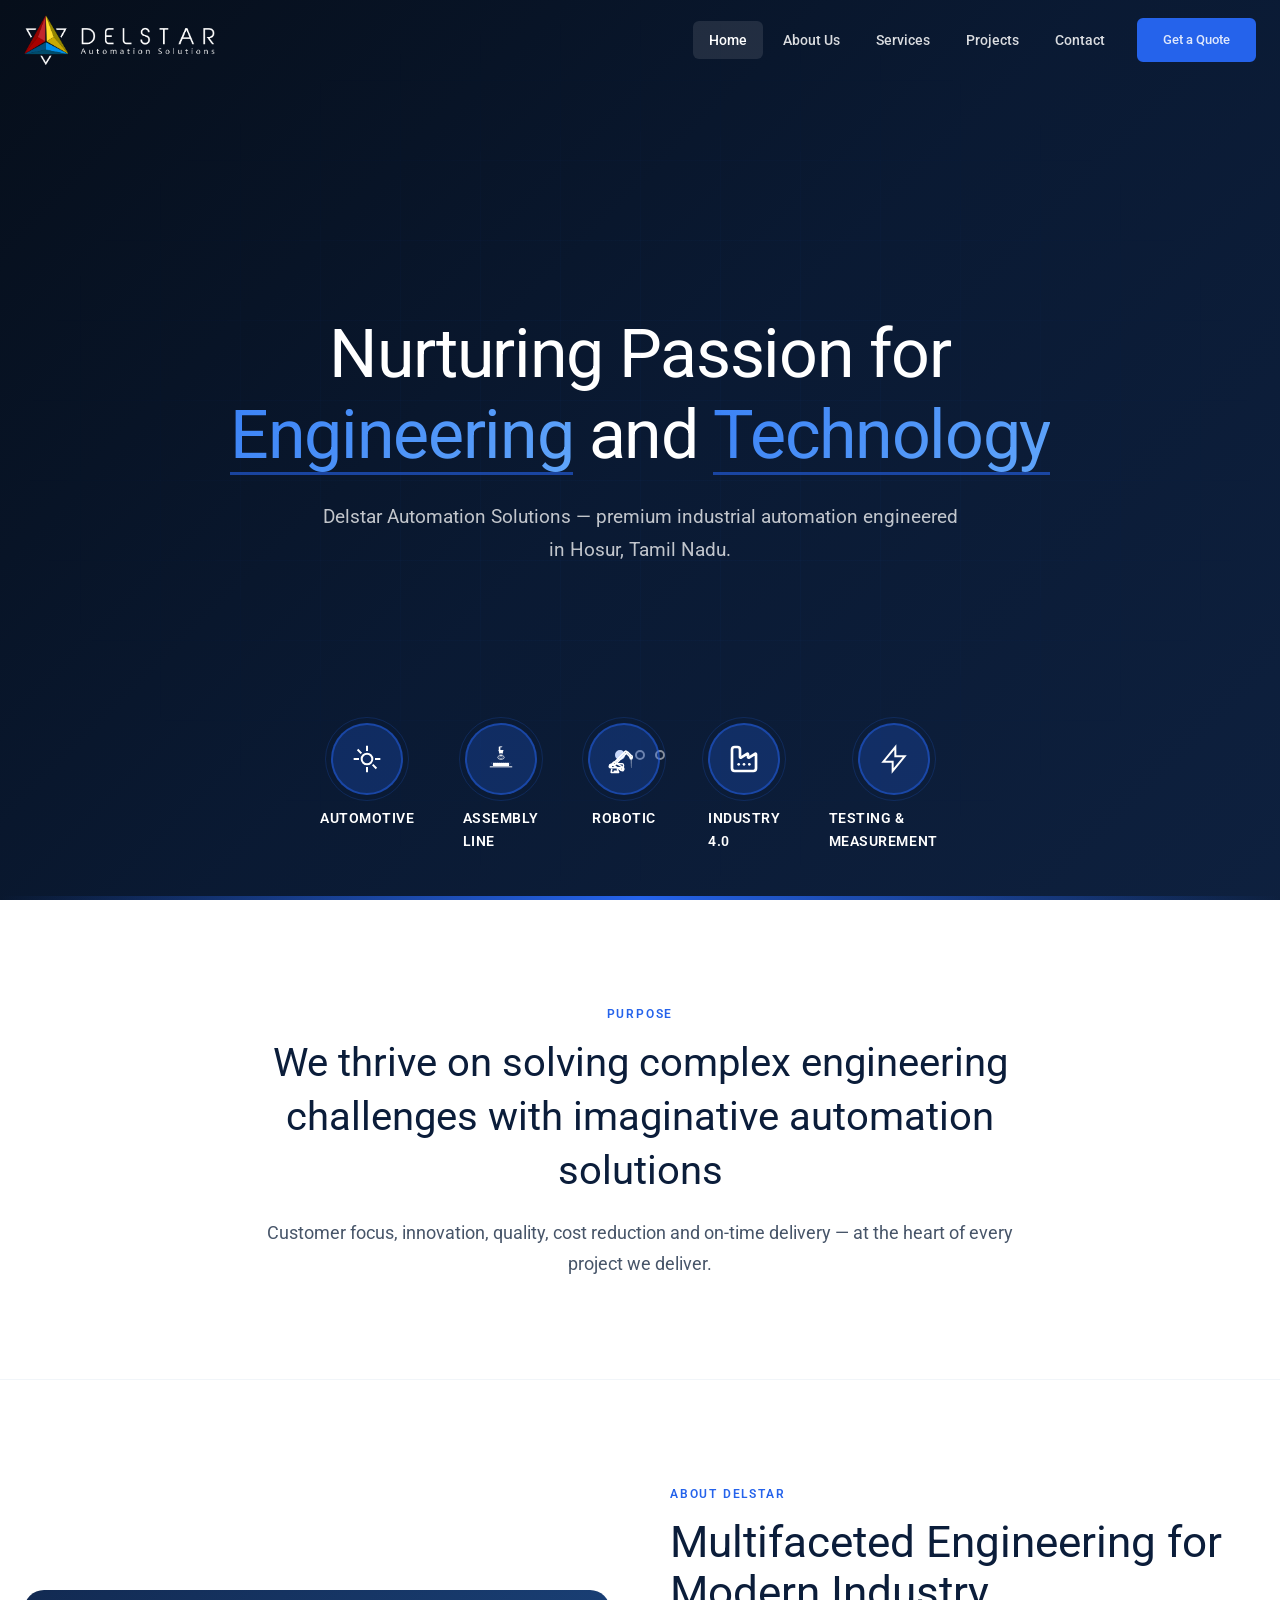
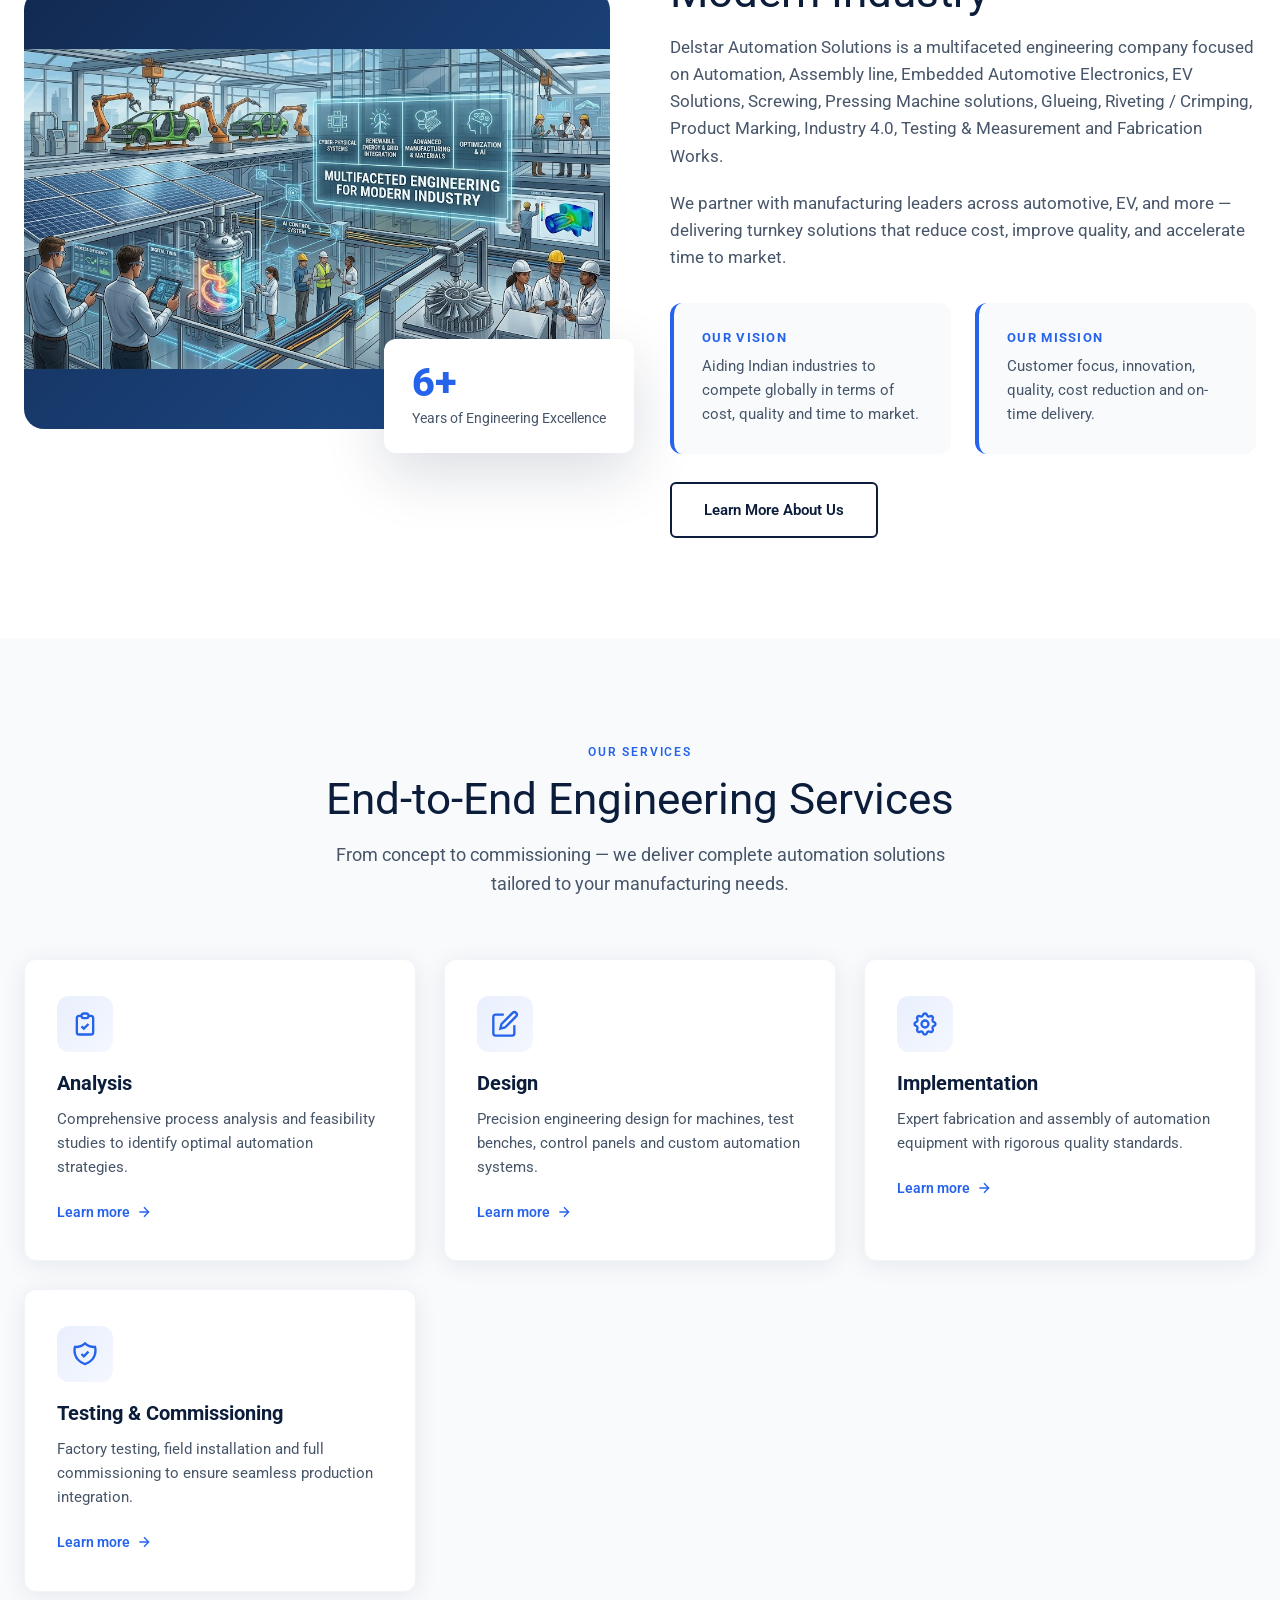
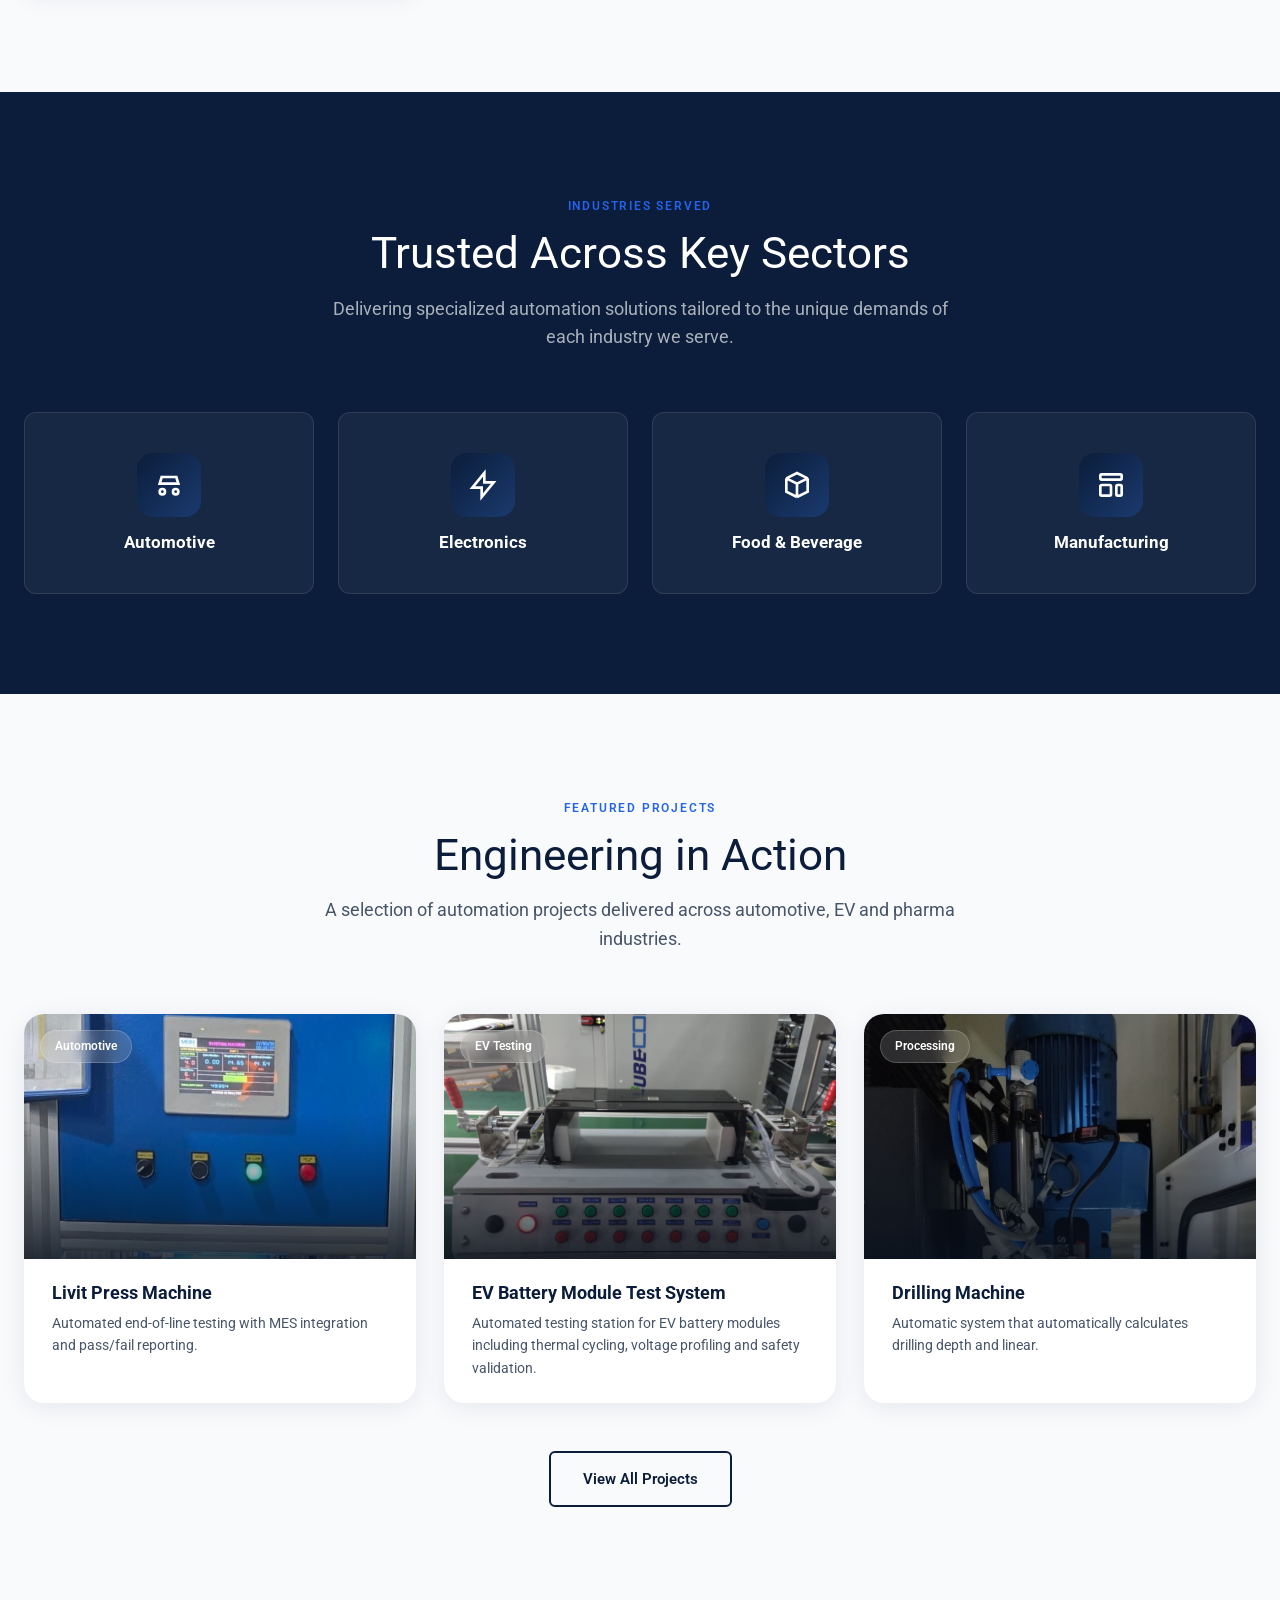
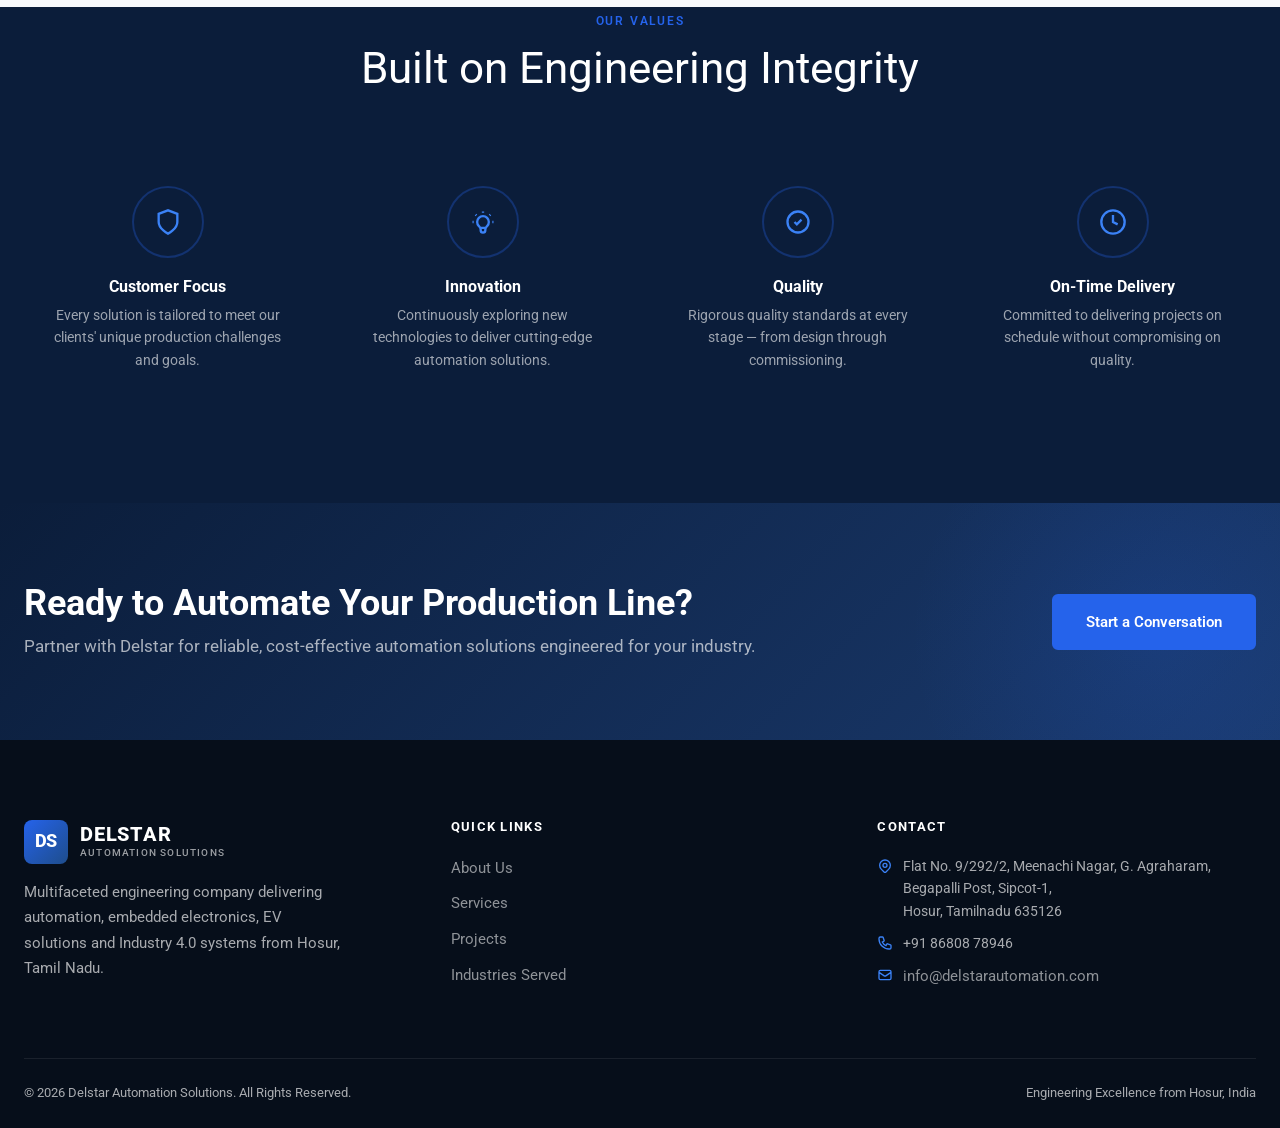
<file: index.html>
<!DOCTYPE html>
<html lang="en">
<head>
  <meta charset="UTF-8">
  <meta name="viewport" content="width=device-width, initial-scale=1.0">
  <meta name="description" content="Delstar Automation Solutions — Premium industrial automation, embedded automotive electronics, EV solutions, Industry 4.0 and fabrication works in Hosur, Tamil Nadu.">
  <meta name="keywords" content="industrial automation, EOL test bench, automotive electronics, EV solutions, Industry 4.0, Hosur, Tamil Nadu, Delstar">
  <meta name="author" content="Delstar Automation Solutions">
  <meta property="og:title" content="Delstar Automation Solutions | Industrial Automation & Engineering">
  <meta property="og:description" content="Multifaceted engineering company focused on Automation, Embedded Automotive Electronics, EV Solutions, Industry 4.0 and Fabrication Works.">
  <meta property="og:type" content="website">
  <meta name="theme-color" content="#0b1d3a">
  <title>Delstar Automation Solutions | Industrial Automation & Engineering</title>
<link rel="icon" type="image/png" href="images/Delstar-Fav-Icon.png" sizes="96x96" />
<link rel="icon" type="image/svg+xml" href="images/favicon.svg" />
<link rel="shortcut icon" href="images/favicon.ico" />
<link rel="apple-touch-icon" sizes="180x180" href="images/apple-touch-icon.png" />
<link rel="manifest" href="images/site.webmanifest" />
<link rel="preconnect" href="https://fonts.googleapis.com">
<link rel="preconnect" href="https://fonts.gstatic.com" crossorigin>
<link href="https://fonts.googleapis.com/css2?family=Roboto:ital,wght@0,100..900;1,100..900&display=swap" rel="stylesheet">
  <link rel="stylesheet" href="css/styles.css">
  <link rel="canonical" href="https://www.delstarautomation.com/">
  <script type="application/ld+json">
  {
    "@context": "https://schema.org",
    "@type": "Organization",
    "name": "Delstar Automation Solutions",
    "description": "Multifaceted engineering company focused on Automation, Embedded Automotive Electronics, EV Solutions, Industry 4.0 and Fabrication Works.",
    "url": "https://www.delstarautomation.com",
    "telephone": ["+91-86808-78946", "+91-96008-77894"],
    "email": ["delstar2018@gmail.com", "sales.delstar.hsr@gmail.com"],
    "address": {
      "@type": "PostalAddress",
      "streetAddress": "Flat No. 9/292/2, Meenachi Nagar, G. Agraharam, Begapalli Post, SIPCOT-1",
      "addressLocality": "Hosur",
      "addressRegion": "Tamil Nadu",
      "postalCode": "635126",
      "addressCountry": "IN"
    }
  }
  </script>
</head>
<body>

  <!-- Header -->
  <header class="site-header">
    <div class="container header-inner">
      <a href="index.html" class="logo">
        <img src="images/Delstar-logo-white.png" alt="DELSTAR" width="200" height="auto">
      </a>
      <nav class="main-nav">
        <a href="index.html" class="active">Home</a>
        <a href="about.html">About Us</a>
        <a href="services.html">Services</a>
        <!--<a href="solutions.html">Solutions</a>-->
        <a href="projects.html">Projects</a>
        <!--<a href="industries.html">Industries Served</a>-->
        <a href="contact.html">Contact</a>
        <div class="nav-cta">
          <a href="contact.html" class="btn btn-primary">Get a Quote</a>
        </div>
      </nav>
      <button class="menu-toggle" aria-label="Toggle menu">
        <span></span><span></span><span></span>
      </button>
    </div>
  </header>

  <!-- Hero -->
  <section class="hero">
    <div class="hero-slider">
      <div class="hero-slide active" style="--hero-img: url('https://images.unsplash.com/photo-1581091226825-a6a2a5aee158?w=1920&q=80');">
        <div class="hero-slide-overlay"></div>
        <div class="container hero-slide-content">
          <h1>Nurturing Passion for <span>Engineering</span> and <span>Technology</span></h1>
          <p>Delstar Automation Solutions — premium industrial automation engineered in Hosur, Tamil Nadu.</p>
        </div>
      </div>
      <div class="hero-slide" style="--hero-img: url('https://images.unsplash.com/photo-1565043666747-69f6646db940?w=1920&q=80');">
        <div class="hero-slide-overlay"></div>
        <div class="container hero-slide-content">
          <h1>End-to-End <span>Automation</span> Solutions</h1>
          <p>From analysis and design to factory testing, field installation and commissioning.</p>
        </div>
      </div>
      <div class="hero-slide" style="--hero-img: url('https://images.unsplash.com/photo-1504917595217-d4dc5ebe6122?w=1920&q=80');">
        <div class="hero-slide-overlay"></div>
        <div class="container hero-slide-content">
          <h1>Empowering Indian <span>Industries</span> Globally</h1>
          <p>Helping manufacturers compete on cost, quality and time to market since 2018.</p>
        </div>
      </div>
    </div>
    <div class="hero-grid-overlay"></div>
    <div class="hero-dots" aria-label="Hero slides">
      <button class="hero-dot active" aria-label="Slide 1"></button>
      <button class="hero-dot" aria-label="Slide 2"></button>
      <button class="hero-dot" aria-label="Slide 3"></button>
    </div>
    <div class="hero-segments">
      <a href="projects.html?tab=automotive" class="hero-segment">
        <div class="hero-segment-icon">
          <svg viewBox="0 0 24 24" fill="none" stroke="currentColor" stroke-width="1.5"><path d="M12 2v4M12 18v4M4.93 4.93l2.83 2.83M16.24 16.24l2.83 2.83M2 12h4M18 12h4"/><circle cx="12" cy="12" r="4"/></svg>
        </div>
        <span>Automotive</span>
      </a>
      <a href="projects.html?tab=assemblyline" class="hero-segment">
        <div class="hero-segment-icon">
          <!--<svg viewBox="0 0 24 24" fill="none" stroke="currentColor" stroke-width="1.5"><path d="M13 10V3L4 14h7v7l9-11h-7z"/></svg>-->



<svg xmlns="http://www.w3.org/2000/svg" viewBox="0 0 100 100" width="100%" height="100%">
  <!-- White Minimalist Machine Assembly Graphics -->
  <g fill="#ffffff">
    <!-- Stationary Base/Machine Platform -->
    <path d="M 15 73 L 85 73 L 85 76 L 15 76 Z" />
    <path d="M 25 62 L 75 62 L 75 72 L 25 72 Z" fill="#ffffff" />
    
    <!-- Large Drive Gear (Base component) -->
    <path d="M 40 45 C 40 37, 60 37, 60 45 C 60 53, 40 53, 40 45 Z" fill="none" stroke="#ffffff" stroke-width="2.5" />
    <circle cx="50" cy="45" r="4" fill="none" stroke="#ffffff" stroke-width="1" />

    <!-- Symbolic Assembly Line Track/Process Flow -->
    <path d="M 20 62 L 80 62 L 78 68 L 22 68 Z" fill="none" stroke="#ffffff" stroke-width="1" stroke-dasharray="3 3" opacity="0.6"/>

    <!-- The Act of Machinery Assembly: The final cog being lowered -->
    <!-- The tool head/actuator holding the final gear -->
    <path d="M 45 30 L 55 30 L 52 38 L 48 38 Z" fill="none" stroke="#ffffff" stroke-width="1.5" />
    <path d="M 42 22 L 58 22 L 55 32 L 45 32 Z" fill="#ffffff" />
    
    <!-- Final component being integrated into the assembly -->
    <path d="M 45 10 L 55 10 L 50 15 Z" fill="#ffffff" opacity="0.8"/>
    <g transform="translate(15,-10)">
        <path d="M 33 22 L 33 34 L 28 34 L 28 22 Z" fill="#ffffff" stroke="none"/>
        <path d="M 33 22 A 3 3 0 0 1 28 22 Z" fill="#ffffff" stroke="none"/>
    </g>
  </g>
</svg>




        </div>
        <span>Assembly Line</span>
      </a>
      <a href="projects.html?tab=robotic" class="hero-segment">
        <div class="hero-segment-icon">
          <!--<svg viewBox="0 0 24 24" fill="none" stroke="currentColor" stroke-width="1.5"><path d="M13 10V3L4 14h7v7l9-11h-7z"/></svg>-->



<svg xmlns="http://www.w3.org/2000/svg" viewBox="0 0 512 512" width="100%" height="100%">
  <defs>
    <style>
      .arm-stroke {
        stroke: #ffffff;
        stroke-width: 24;
        stroke-linecap: round;
        stroke-linejoin: round;
        fill: none;
      }
      .joint-fill {
        fill: #000000;
        stroke: #ffffff;
        stroke-width: 24;
      }
      .tip-fill {
        fill: #ffffff;
      }
    </style>
  </defs>

  <!-- Base / Platform -->
  <path class="arm-stroke" d="M 60,420 L 50,470 L 170,470 L 150,420" />
  <path class="arm-stroke" d="M 100,450 L 150,450" />
  
  <!-- Main Turret Body -->
  <path class="arm-stroke" d="M 20,380 C 20,330 70,330 130,330 L 230,330 C 255,330 255,395 230,395 L 40,395 C 25,395 20,390 20,380 Z" />
  <line class="arm-stroke" x1="25" y1="355" x2="105" y2="355" />
  <line class="arm-stroke" x1="25" y1="375" x2="55" y2="375" />

  <!-- Lower Arm Segment -->
  <path class="arm-stroke" d="M 90,360 L 220,440 C 250,460 265,410 240,390 L 110,310 C 80,290 65,340 90,360 Z" />
  <!-- Lower Joint Pin -->
  <circle class="joint-fill" cx="215" cy="415" r="18" />

  <!-- Upper Long Arm Segment -->
  <path class="arm-stroke" d="M 90,320 L 270,140 C 290,120 315,145 295,165 L 115,345 C 95,365 70,340 90,320 Z" />
  <line class="arm-stroke" x1="140" y1="290" x2="175" y2="255" />
  <!-- Mid Joint Pin (Elbow) -->
  <circle class="joint-fill" cx="100" cy="330" r="18" />
  <!-- Upper Joint Pin (Wrist) -->
  <circle class="joint-fill" cx="285" cy="150" r="18" />

  <!-- Forearm / Tool Connector -->
  <path class="arm-stroke" d="M 295,165 L 360,230 C 375,245 390,230 380,210 L 315,145" />
  
  <!-- Tool Head Joint -->
  <circle class="joint-fill" cx="370" cy="220" r="18" />
  <path class="arm-stroke" d="M 358,232 L 358,252 L 382,252 L 382,232" />

  <!-- Needle / Actuator Tip -->
  <polygon points="365,252 375,252 372,400 368,400" class="tip-fill" />
</svg>




          
        </div>
        <span>Robotic</span>
      </a>
      <a href="projects.html?tab=industry4" class="hero-segment">
        <div class="hero-segment-icon">
          <!--<svg viewBox="0 0 24 24" fill="none" stroke="currentColor" stroke-width="1.5"><rect x="2" y="3" width="20" height="14" rx="2"/><path d="M8 21h8M12 17v4"/><path d="M7 8h2M7 12h6"/></svg>-->
          <svg width="24" height="24" viewBox="0 0 24 24" fill="none" stroke="currentColor" stroke-width="2" stroke-linecap="round" stroke-linejoin="round" class="lucide lucide-factory h-6 w-6" aria-hidden="true"><path d="M12 16h.01"></path><path d="M16 16h.01"></path><path d="M3 19a2 2 0 0 0 2 2h14a2 2 0 0 0 2-2V8.5a.5.5 0 0 0-.769-.422l-4.462 2.844A.5.5 0 0 1 15 10.5v-2a.5.5 0 0 0-.769-.422L9.77 10.922A.5.5 0 0 1 9 10.5V5a2 2 0 0 0-2-2H5a2 2 0 0 0-2 2z"></path><path d="M8 16h.01"></path></svg>


        </div>
        <span>Industry 4.0</span>
      </a>
      <a href="projects.html?tab=testing_measurement" class="hero-segment">
        <div class="hero-segment-icon">
          <svg viewBox="0 0 24 24" fill="none" stroke="currentColor" stroke-width="1.5"><path d="M13 10V3L4 14h7v7l9-11h-7z"/></svg>
        </div>
        <span>Testing & Measurement</span>
      </a>
    </div>
    <div class="hero-accent-line"></div>
  </section>

  <!-- Purpose -->
  <section class="purpose-section">
    <div class="container purpose-inner reveal">
      <span class="section-label">Purpose</span>
      <h2>We thrive on solving complex engineering challenges with imaginative automation solutions</h2>
      <p>Customer focus, innovation, quality, cost reduction and on-time delivery — at the heart of every project we deliver.</p>
    </div>
  </section>

  <!-- About Preview -->
  <section>
    <div class="container">
      <div class="about-grid">
        <div class="about-visual reveal-left">
          <div class="about-image">
            <div class="about-image-inner">
              <!--<svg viewBox="0 0 200 200" fill="none" xmlns="http://www.w3.org/2000/svg">
                <rect x="20" y="60" width="160" height="100" rx="8" stroke="white" stroke-width="2"/>
                <circle cx="60" cy="110" r="20" stroke="white" stroke-width="2"/>
                <rect x="100" y="90" width="60" height="8" rx="2" fill="white" opacity="0.5"/>
                <rect x="100" y="110" width="40" height="8" rx="2" fill="white" opacity="0.3"/>
                <path d="M100 40 L100 60 M80 50 L120 50" stroke="white" stroke-width="2"/>
              </svg>-->
              <img src="images/MultifacetedEngg.jpg" alt="Multifaceted Engineering for Modern Industry"> 
            </div>
          </div>
          <div class="about-float-card">
            <div class="num counter" data-target="8" data-suffix="+">0+</div>
            <div class="text">Years of Engineering Excellence</div>
          </div>
        </div>
        <div class="about-content reveal-right">
          <span class="section-label">About Delstar</span>
          <h2 class="section-title">Multifaceted Engineering for Modern Industry</h2>
          <p>Delstar Automation Solutions is a multifaceted engineering company focused on Automation, Assembly line, Embedded Automotive Electronics, EV Solutions, Screwing, Pressing Machine solutions, Glueing, Riveting / Crimping, Product Marking, Industry 4.0, Testing & Measurement and Fabrication Works.</p>
          <p>We partner with manufacturing leaders across automotive, EV, and more — delivering turnkey solutions that reduce cost, improve quality, and accelerate time to market.</p>
          <div class="vision-mission">
            <div class="vm-card">
              <h4>Our Vision</h4>
              <p>Aiding Indian industries to compete globally in terms of cost, quality and time to market.</p>
            </div>
            <div class="vm-card">
              <h4>Our Mission</h4>
              <p>Customer focus, innovation, quality, cost reduction and on-time delivery.</p>
            </div>
          </div>
          <a href="about.html" class="btn btn-outline-dark" style="margin-top:28px;">Learn More About Us</a>
        </div>
      </div>
    </div>
  </section>

  <!-- Business Segments -->
  <!--
  <section class="bg-light">
    <div class="container">
      <div class="section-header center reveal">
        <span class="section-label">Business Segments</span>
        <h2 class="section-title">Reliable End-to-End Solutions</h2>
        <p class="section-subtitle">Turnkey engineering capabilities across automation, embedded electronics and smart manufacturing.</p>
      </div>
      <div class="segments-grid stagger-children">
        <a href="solutions.html" class="segment-card">
          <div class="segment-card-bg" style="background-image: url('https://images.unsplash.com/photo-1565043666747-69f6646db940?w=800&q=80');"></div>
          <div class="segment-card-overlay"></div>
          <div class="segment-card-body">
            <h3>Industrial Automation</h3>
            <p class="segment-tagline">Reliable End-to-End Solution</p>
            <p>Turnkey assembly and testing solutions for automotive, EV, pharma and manufacturing sectors.</p>
            <span class="segment-link">Explore <svg viewBox="0 0 24 24" fill="none" stroke="currentColor" stroke-width="2"><path d="M5 12h14M12 5l7 7-7 7"/></svg></span>
          </div>
        </a>
        <a href="solutions.html" class="segment-card">
          <div class="segment-card-bg" style="background-image: url('https://images.unsplash.com/photo-1593941707882-a5bba14938c7?w=800&q=80');"></div>
          <div class="segment-card-overlay"></div>
          <div class="segment-card-body">
            <h3>EV & Automotive Electronics</h3>
            <p class="segment-tagline">Precision Testing & Assembly</p>
            <p>EOL test benches, thermal chambers, cable harness and embedded electronics validation systems.</p>
            <span class="segment-link">Explore <svg viewBox="0 0 24 24" fill="none" stroke="currentColor" stroke-width="2"><path d="M5 12h14M12 5l7 7-7 7"/></svg></span>
          </div>
        </a>
        <a href="about.html" class="segment-card">
          <div class="segment-card-bg" style="background-image: url('https://images.unsplash.com/photo-1451187580459-43490279c0fa?w=800&q=80');"></div>
          <div class="segment-card-overlay"></div>
          <div class="segment-card-body">
            <h3>Industry 4.0 & Fabrication</h3>
            <p class="segment-tagline">Smart Manufacturing</p>
            <p>IoT-enabled solutions, control panels, jigs, fixtures and precision fabrication works.</p>
            <span class="segment-link">Explore <svg viewBox="0 0 24 24" fill="none" stroke="currentColor" stroke-width="2"><path d="M5 12h14M12 5l7 7-7 7"/></svg></span>
          </div>
        </a>
      </div>
    </div>
  </section>
  -->
  <!-- Services Preview -->
  <section class="bg-light">
    <div class="container">
      <div class="section-header center reveal">
        <span class="section-label">Our Services</span>
        <h2 class="section-title">End-to-End Engineering Services</h2>
        <p class="section-subtitle">From concept to commissioning — we deliver complete automation solutions tailored to your manufacturing needs.</p>
      </div>
      <div class="cards-grid stagger-children">
        <div class="card">
          <div class="card-icon">
            <svg viewBox="0 0 24 24" fill="none" stroke="currentColor" stroke-width="2"><path d="M9 5H7a2 2 0 00-2 2v12a2 2 0 002 2h10a2 2 0 002-2V7a2 2 0 00-2-2h-2M9 5a2 2 0 002 2h2a2 2 0 002-2M9 5a2 2 0 012-2h2a2 2 0 012 2m-6 9l2 2 4-4"/></svg>
          </div>
          <h3>Analysis</h3>
          <p>Comprehensive process analysis and feasibility studies to identify optimal automation strategies.</p>
          <a href="services.html" class="card-link">Learn more <svg viewBox="0 0 24 24" fill="none" stroke="currentColor" stroke-width="2"><path d="M5 12h14M12 5l7 7-7 7"/></svg></a>
        </div>
        <div class="card">
          <div class="card-icon">
            <svg viewBox="0 0 24 24" fill="none" stroke="currentColor" stroke-width="2"><path d="M11 4H4a2 2 0 00-2 2v14a2 2 0 002 2h14a2 2 0 002-2v-7"/><path d="M18.5 2.5a2.121 2.121 0 013 3L12 15l-4 1 1-4 9.5-9.5z"/></svg>
          </div>
          <h3>Design</h3>
          <p>Precision engineering design for machines, test benches, control panels and custom automation systems.</p>
          <a href="services.html" class="card-link">Learn more <svg viewBox="0 0 24 24" fill="none" stroke="currentColor" stroke-width="2"><path d="M5 12h14M12 5l7 7-7 7"/></svg></a>
        </div>
        <div class="card">
          <div class="card-icon">
            <svg viewBox="0 0 24 24" fill="none" stroke="currentColor" stroke-width="2"><path d="M10.325 4.317c.426-1.756 2.924-1.756 3.35 0a1.724 1.724 0 002.573 1.066c1.543-.94 3.31.826 2.37 2.37a1.724 1.724 0 001.066 2.573c1.756.426 1.756 2.924 0 3.35a1.724 1.724 0 00-1.066 2.573c.94 1.543-.826 3.31-2.37 2.37a1.724 1.724 0 00-2.573 1.066c-.426 1.756-2.924 1.756-3.35 0a1.724 1.724 0 00-2.573-1.066c-1.543.94-3.31-.826-2.37-2.37a1.724 1.724 0 00-1.066-2.573c-1.756-.426-1.756-2.924 0-3.35a1.724 1.724 0 001.066-2.573c-.94-1.543.826-3.31 2.37-2.37.996.608 2.296.07 2.572-1.065z"/><circle cx="12" cy="12" r="3"/></svg>
          </div>
          <h3>Implementation</h3>
          <p>Expert fabrication and assembly of automation equipment with rigorous quality standards.</p>
          <a href="services.html" class="card-link">Learn more <svg viewBox="0 0 24 24" fill="none" stroke="currentColor" stroke-width="2"><path d="M5 12h14M12 5l7 7-7 7"/></svg></a>
        </div>
        <div class="card">
          <div class="card-icon">
            <svg viewBox="0 0 24 24" fill="none" stroke="currentColor" stroke-width="2"><path d="M9 12l2 2 4-4m5.618-4.016A11.955 11.955 0 0112 2.944a11.955 11.955 0 01-8.618 3.04A12.02 12.02 0 003 9c0 5.591 3.824 10.29 9 11.622 5.176-1.332 9-6.03 9-11.622 0-1.042-.133-2.052-.382-3.016z"/></svg>
          </div>
          <h3>Testing & Commissioning</h3>
          <p>Factory testing, field installation and full commissioning to ensure seamless production integration.</p>
          <a href="services.html" class="card-link">Learn more <svg viewBox="0 0 24 24" fill="none" stroke="currentColor" stroke-width="2"><path d="M5 12h14M12 5l7 7-7 7"/></svg></a>
        </div>
      </div>
    </div>
  </section>

  <!-- Solutions Preview -->
  <!--<section>
    <div class="container">
      <div class="section-header center reveal">
        <span class="section-label">Our Solutions</span>
        <h2 class="section-title">Turnkey Automation Solutions</h2>
        <p class="section-subtitle">Purpose-built equipment and systems engineered for precision, reliability and production efficiency.</p>
      </div>
      <div class="cards-grid stagger-children">
        <div class="card">
          <div class="card-icon">
            <svg viewBox="0 0 24 24" fill="none" stroke="currentColor" stroke-width="2"><rect x="2" y="6" width="20" height="12" rx="2"/><path d="M12 12h.01M8 12h.01M16 12h.01"/></svg>
          </div>
          <h3>ASSEMBLY LINES</h3>
          <p>Fully Automatic or Semi Automatic Assembly Line - We have complete solution for your Product Assembly, Testing till Packing & Traceability.</p>
        </div>
        <div class="card">
          <div class="card-icon">
            <svg viewBox="0 0 24 24" fill="none" stroke="currentColor" stroke-width="2"><path d="M12 2v4M12 18v4M4.93 4.93l2.83 2.83M16.24 16.24l2.83 2.83M2 12h4M18 12h4M4.93 19.07l2.83-2.83M16.24 7.76l2.83-2.83"/></svg>
          </div>
          <h3>SERVO PRESSING</h3>
          <p>We deliver high-accuracy servo press systems equipped with smart monitoring sensors to ensure flawless part assembly. Key capabilities include real-time force and displacement graphing, friction and abnormal load detection, and strict dimensional control.</p>
        </div>
        <div class="card">
          <div class="card-icon">
            <svg viewBox="0 0 24 24" fill="none" stroke="currentColor" stroke-width="2"><path d="M14.7 6.3a1 1 0 000 1.4l1.6 1.6a1 1 0 001.4 0l3.77-3.77a6 6 0 01-7.94 7.94l-6.91 6.91a2.12 2.12 0 01-3-3l6.91-6.91a6 6 0 017.94-7.94l-3.76 3.76z"/></svg>
          </div>
          <h3>JIGS & FIXTURES</h3>
          <p>Custom precision jigs and fixtures designed for repeatable, high-accuracy manufacturing operations.</p>
        </div>
      </div>
      <div style="text-align:center;margin-top:48px;" class="reveal">
        <a href="solutions.html" class="btn btn-primary">View All Solutions</a>
      </div>
    </div>
  </section>-->

  <!-- Industries -->
  <section class="bg-dark">
    <div class="container">
      <div class="section-header center reveal">
        <span class="section-label">Industries Served</span>
        <h2 class="section-title">Trusted Across Key Sectors</h2>
        <p class="section-subtitle">Delivering specialized automation solutions tailored to the unique demands of each industry we serve.</p>
      </div>
      <div class="industries-grid stagger-children">
        <div class="industry-card">
          <div class="industry-icon">
            <svg viewBox="0 0 24 24" fill="none" stroke="currentColor" stroke-width="2"><path d="M7 17m-2 0a2 2 0 104 0 2 2 0 10-4 0M17 17m-2 0a2 2 0 104 0 2 2 0 10-4 0M5 11h14l-1.5-5H6.5L5 11z"/></svg>
          </div>
          <h3>Automotive</h3>
        </div>
        <div class="industry-card">
          <div class="industry-icon">
            <svg viewBox="0 0 24 24" fill="none" stroke="currentColor" stroke-width="2"><path d="M13 10V3L4 14h7v7l9-11h-7z"/></svg>
          </div>
          <h3>Electronics</h3>
        </div>
        <div class="industry-card">
          <div class="industry-icon">
            <svg viewBox="0 0 24 24" fill="none" stroke="currentColor" stroke-width="2"><path d="M20 7l-8-4-8 4m16 0l-8 4m8-4v10l-8 4m0-10L4 7m8 4v10M4 7v10l8 4"/></svg>
          </div>
          <h3>Food & Beverage</h3>
        </div>
        <div class="industry-card">
          <div class="industry-icon">
            <svg viewBox="0 0 24 24" fill="none" stroke="currentColor" stroke-width="2"><path d="M4 5a1 1 0 011-1h14a1 1 0 011 1v2a1 1 0 01-1 1H5a1 1 0 01-1-1V5zM4 13a1 1 0 011-1h6a1 1 0 011 1v6a1 1 0 01-1 1H5a1 1 0 01-1-1v-6zM16 13a1 1 0 011-1h2a1 1 0 011 1v6a1 1 0 01-1 1h-2a1 1 0 01-1-1v-6z"/></svg>
          </div>
          <h3>Manufacturing</h3>
        </div>
      </div>
    </div>
  </section>

  <!-- Projects Preview -->
  <section class="bg-light">
    <div class="container">
      <div class="section-header center reveal">
        <span class="section-label">Featured Projects</span>
        <h2 class="section-title">Engineering in Action</h2>
        <p class="section-subtitle">A selection of automation projects delivered across automotive, EV and pharma industries.</p>
      </div>
      <div class="projects-grid stagger-children">
        <a href="projects.html" class="project-card">
          <div class="project-thumb">
            <span class="industry-badge">Automotive</span>
            <img src="images/LivitPressThumb.jpeg" alt="Livit Press Machine"> </div>
          <div class="project-info">
            <h3>Livit Press Machine</h3>
            <p>Automated end-of-line testing with MES integration and pass/fail reporting.</p>
          </div>
        </a>
        <a href="projects.html" class="project-card">
          <div class="project-thumb" style="background:linear-gradient(135deg,#0b1d3a,#059669);">
            <span class="industry-badge">EV Testing</span>
            <img src="images/EVBatteryTesting.jpeg" alt="EV Battery Module Test System"> </div>
          <div class="project-info">
            <h3>EV Battery Module Test System</h3>
            <p>Automated testing station for EV battery modules including thermal cycling, voltage profiling and safety validation.</p>
          </div>
        </a>
        <a href="projects.html" class="project-card">
          <div class="project-thumb" style="background:linear-gradient(135deg,#122a52,#dc2626);">
            <span class="industry-badge">Processing</span>
            <img src="images/EGRDrillingMachine.jpeg" alt="ER DGrilling Machine"> </div>
          <div class="project-info">
            <h3>Drilling Machine</h3>
            <p>Automatic system that automatically calculates drilling depth and linear.</p>
          </div>
        </a>
      </div>
      <div style="text-align:center;margin-top:48px;" class="reveal">
        <a href="projects.html" class="btn btn-outline-dark">View All Projects</a>
      </div>
    </div>
  </section>

  <!-- Values -->
  <section class="bg-dark" style="padding-top:0;">
    <div class="container">
      <div class="section-header center reveal">
        <span class="section-label">Our Values</span>
        <h2 class="section-title">Built on Engineering Integrity</h2>
      </div>
      <div class="values-grid stagger-children">
        <div class="value-item">
          <div class="value-icon">
            <svg width="28" height="28" viewBox="0 0 24 24" fill="none" stroke="currentColor" stroke-width="2"><path d="M12 22s8-4 8-10V5l-8-3-8 3v7c0 6 8 10 8 10z"/></svg>
          </div>
          <h4>Customer Focus</h4>
          <p>Every solution is tailored to meet our clients' unique production challenges and goals.</p>
        </div>
        <div class="value-item">
          <div class="value-icon">
            <svg width="28" height="28" viewBox="0 0 24 24" fill="none" stroke="currentColor" stroke-width="2"><path d="M9.663 17h4.673M12 3v1m6.364 1.636l-.707.707M21 12h-1M4 12H3m3.343-5.657l-.707-.707m2.828 9.9a5 5 0 117.072 0l-.548.547A3.374 3.374 0 0014 18.469V19a2 2 0 11-4 0v-.531c0-.895-.356-1.754-.988-2.386l-.548-.547z"/></svg>
          </div>
          <h4>Innovation</h4>
          <p>Continuously exploring new technologies to deliver cutting-edge automation solutions.</p>
        </div>
        <div class="value-item">
          <div class="value-icon">
            <svg width="28" height="28" viewBox="0 0 24 24" fill="none" stroke="currentColor" stroke-width="2"><path d="M9 12l2 2 4-4m6 2a9 9 0 11-18 0 9 9 0 0118 0z"/></svg>
          </div>
          <h4>Quality</h4>
          <p>Rigorous quality standards at every stage — from design through commissioning.</p>
        </div>
        <div class="value-item">
          <div class="value-icon">
            <svg width="28" height="28" viewBox="0 0 24 24" fill="none" stroke="currentColor" stroke-width="2"><circle cx="12" cy="12" r="10"/><path d="M12 6v6l4 2"/></svg>
          </div>
          <h4>On-Time Delivery</h4>
          <p>Committed to delivering projects on schedule without compromising on quality.</p>
        </div>
      </div>
    </div>
  </section>

  <!-- CTA -->
  <section class="cta-banner">
    <div class="container cta-inner reveal">
      <div>
        <h2>Ready to Automate Your Production Line?</h2>
        <p>Partner with Delstar for reliable, cost-effective automation solutions engineered for your industry.</p>
      </div>
      <a href="contact.html" class="btn btn-primary">Start a Conversation</a>
    </div>
  </section>

  <!-- Footer -->
  <footer class="site-footer">
    <div class="container">
      <div class="footer-grid">
        <div class="footer-brand"><a href="index.html" class="logo"><div class="logo-mark">DS</div><div class="logo-text"><span class="brand">DELSTAR</span><span class="tagline">Automation Solutions</span></div></a><p>Multifaceted engineering company delivering automation, embedded electronics, EV solutions and Industry 4.0 systems from Hosur, Tamil Nadu.</p></div>
        <div class="footer-col"><h4>Quick Links</h4><ul><li><a href="about.html">About Us</a></li><li><a href="services.html">Services</a></li><li><a href="projects.html">Projects</a></li><li><a href="industries.html">Industries Served</a></li></ul></div>
        <div class="footer-col"><h4>Contact</h4><ul class="footer-contact"><li><svg viewBox="0 0 24 24" fill="none" stroke="currentColor" stroke-width="2"><path d="M17.657 16.657L13.414 20.9a1.998 1.998 0 01-2.827 0l-4.244-4.243a8 8 0 1111.314 0z"/><path d="M15 11a3 3 0 11-6 0 3 3 0 016 0z"/></svg><span>Flat No. 9/292/2, Meenachi Nagar, G. Agraharam, Begapalli Post, Sipcot-1, <br>Hosur, Tamilnadu 635126</span></li><li><svg viewBox="0 0 24 24" fill="none" stroke="currentColor" stroke-width="2"><path d="M3 5a2 2 0 012-2h3.28a1 1 0 01.948.684l1.498 4.493a1 1 0 01-.502 1.21l-2.257 1.13a11.042 11.042 0 005.516 5.516l1.13-2.257a1 1 0 011.21-.502l4.493 1.498a1 1 0 01.684.949V19a2 2 0 01-2 2h-1C9.716 21 3 14.284 3 6V5z"/></svg><span>+91 86808 78946</span></li><li><svg viewBox="0 0 24 24" fill="none" stroke="currentColor" stroke-width="2"><path d="M3 8l7.89 5.26a2 2 0 002.22 0L21 8M5 19h14a2 2 0 002-2V7a2 2 0 00-2-2H5a2 2 0 00-2 2v10a2 2 0 002 2z"/></svg><span><a href="mailto:info@delstarautomation.com">info@delstarautomation.com</a></span></li></ul></div>
      </div>
      <div class="footer-bottom"><span>&copy; 2026 Delstar Automation Solutions. All Rights Reserved.</span><span>Engineering Excellence from Hosur, India</span></div>
    </div>
  </footer>
  <script src="js/main.js"></script>
</body>
</html>
</file>
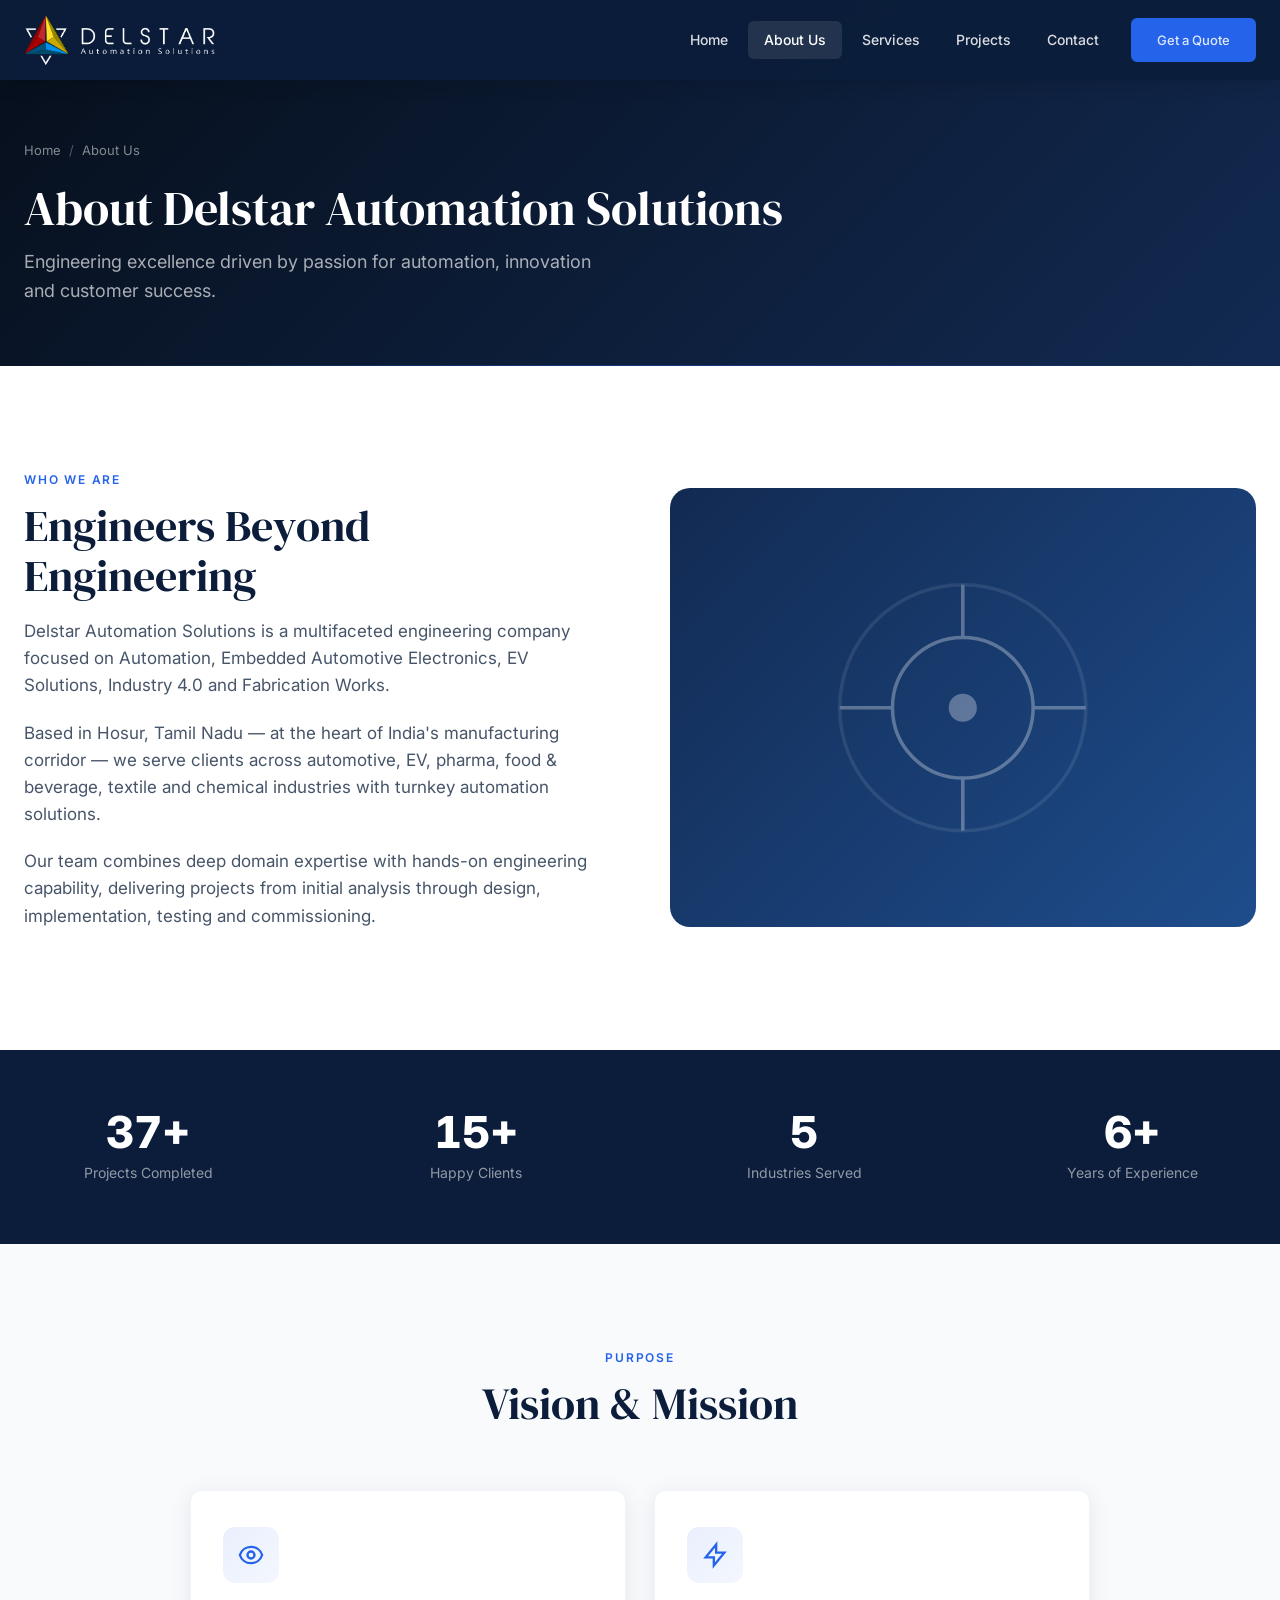
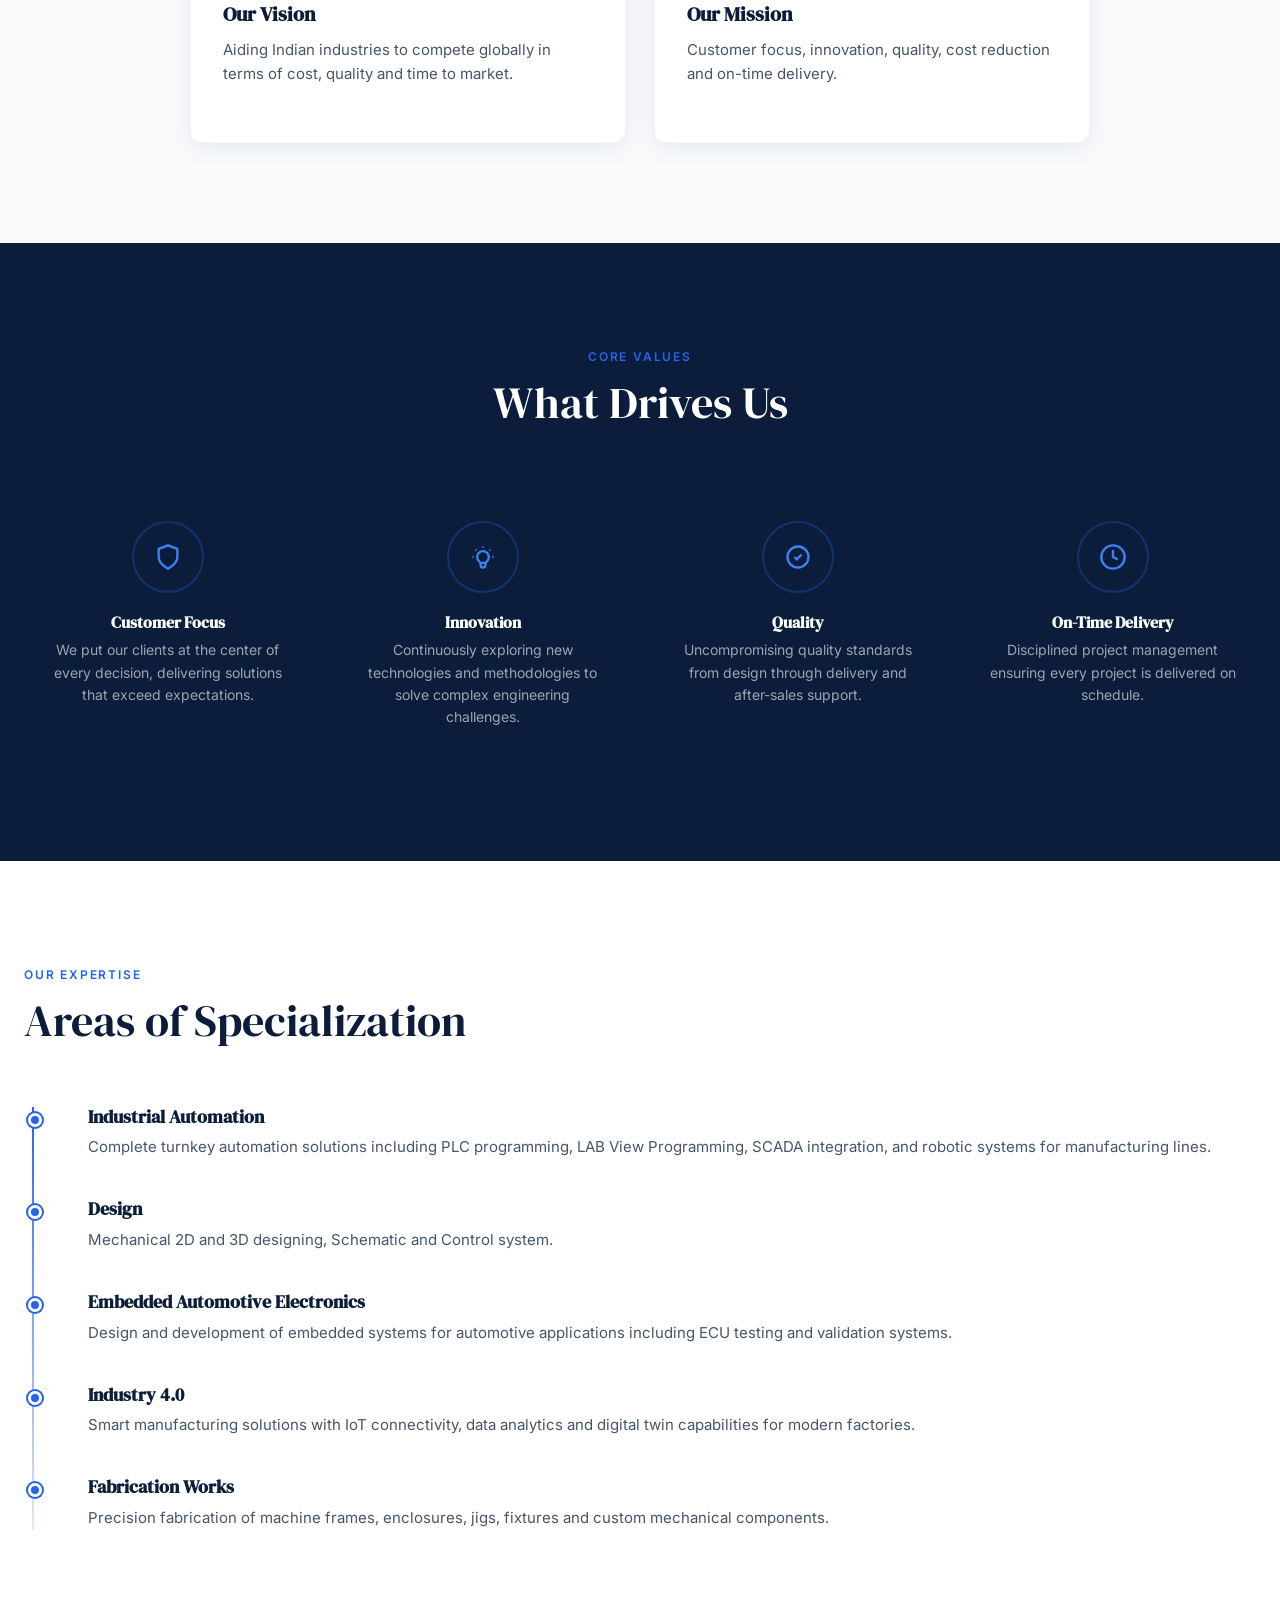
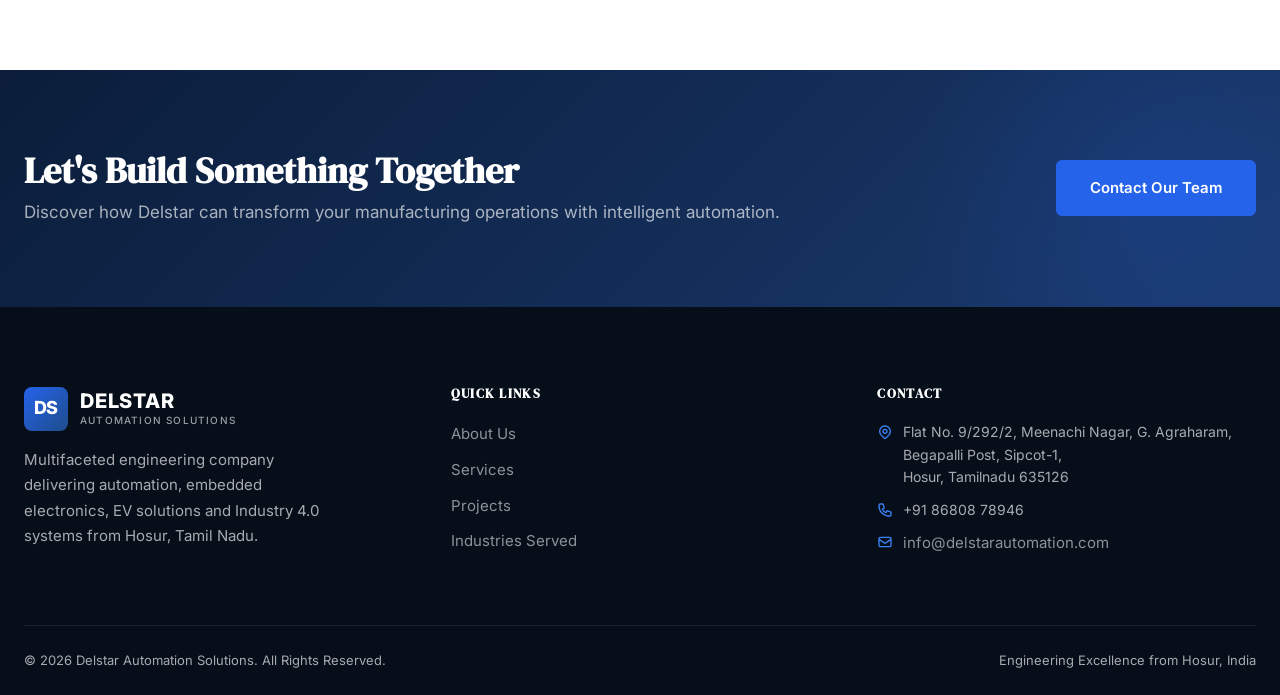
<file: about.html>
<!DOCTYPE html>
<html lang="en">
<head>
  <meta charset="UTF-8">
  <meta name="viewport" content="width=device-width, initial-scale=1.0">
  <meta name="description" content="About Delstar Automation Solutions — A multifaceted engineering company in Hosur focused on Automation, EV Solutions, Industry 4.0 and Fabrication Works.">
  <title>About Us | Delstar Automation Solutions</title>
  <link rel="preconnect" href="https://fonts.googleapis.com">
  <link rel="preconnect" href="https://fonts.gstatic.com" crossorigin>
  <link href="https://fonts.googleapis.com/css2?family=DM+Serif+Display:ital@0;1&family=Inter:wght@400;500;600;700;800&display=swap" rel="stylesheet">
  <link rel="stylesheet" href="css/styles.css">
  <link rel="canonical" href="https://www.delstarautomation.com/about.html">
<link rel="icon" type="image/png" href="images/favicon-96x96.png" sizes="96x96" />
<link rel="icon" type="image/svg+xml" href="images/favicon.svg" />
<link rel="shortcut icon" href="images/favicon.ico" />
<link rel="apple-touch-icon" sizes="180x180" href="images/apple-touch-icon.png" />

</head>
<body class="inner-page">

  <header class="site-header">
    <div class="container header-inner">
      <a href="index.html" class="logo">
         <img src="images/Delstar-logo-white.png" alt="DELSTAR" width="200" height="auto">
        <!--<div class="logo-text">
          <span class="brand">DELSTAR</span>
          <span class="tagline">Automation Solutions</span>
        </div>-->
      </a>
      <nav class="main-nav">
        <a href="index.html">Home</a>
        <a href="about.html" class="active">About Us</a>
        <a href="services.html">Services</a>
        <!--<a href="solutions.html">Solutions</a>-->
        <a href="projects.html">Projects</a>
        <!--<a href="industries.html">Industries Served</a>-->
        <a href="contact.html">Contact</a>
        <div class="nav-cta"><a href="contact.html" class="btn btn-primary">Get a Quote</a></div>
      </nav>
      <button class="menu-toggle" aria-label="Toggle menu"><span></span><span></span><span></span></button>
    </div>
  </header>

  <section class="page-hero">
    <div class="container">
      <div class="breadcrumb reveal"><a href="index.html">Home</a> <span>/</span> About Us</div>
      <h1 class="reveal">About Delstar Automation Solutions</h1>
      <p class="reveal">Engineering excellence driven by passion for automation, innovation and customer success.</p>
    </div>
  </section>

  <section>
    <div class="container">
      <div class="about-grid">
        <div class="about-content reveal-left">
          <span class="section-label">Who We Are</span>
          <h2 class="section-title">Engineers Beyond Engineering</h2>
          <p>Delstar Automation Solutions is a multifaceted engineering company focused on Automation, Embedded Automotive Electronics, EV Solutions, Industry 4.0 and Fabrication Works.</p>
          <p>Based in Hosur, Tamil Nadu — at the heart of India's manufacturing corridor — we serve clients across automotive, EV, pharma, food & beverage, textile and chemical industries with turnkey automation solutions.</p>
          <p>Our team combines deep domain expertise with hands-on engineering capability, delivering projects from initial analysis through design, implementation, testing and commissioning.</p>
        </div>
        <div class="about-visual reveal-right">
          <div class="about-image">
            <div class="about-image-inner">
              <svg viewBox="0 0 200 200" fill="none" xmlns="http://www.w3.org/2000/svg">
                <circle cx="100" cy="100" r="70" stroke="white" stroke-width="2" opacity="0.3"/>
                <circle cx="100" cy="100" r="40" stroke="white" stroke-width="2"/>
                <path d="M100 30 L100 60 M100 140 L100 170 M30 100 L60 100 M140 100 L170 100" stroke="white" stroke-width="2"/>
                <circle cx="100" cy="100" r="8" fill="white"/>
              </svg>
            </div>
          </div>
        </div>
      </div>
    </div>
  </section>

  <div class="stats-bar">
    <div class="container" style="display:contents;">
      <div class="stat-item reveal">
        <div class="counter" data-target="50" data-suffix="+">0+</div>
        <div class="stat-label">Projects Completed</div>
      </div>
      <div class="stat-item reveal">
        <div class="counter" data-target="20" data-suffix="+">0+</div>
        <div class="stat-label">Happy Clients</div>
      </div>
      <div class="stat-item reveal">
        <div class="counter" data-target="7" data-suffix="">0</div>
        <div class="stat-label">Industries Served</div>
      </div>
      <div class="stat-item reveal">
        <div class="counter" data-target="8" data-suffix="+">0+</div>
        <div class="stat-label">Years of Experience</div>
      </div>
    </div>
  </div>

  <section class="bg-light">
    <div class="container">
      <div class="section-header center reveal">
        <span class="section-label">Purpose</span>
        <h2 class="section-title">Vision & Mission</h2>
      </div>
      <div class="cards-grid" style="grid-template-columns:1fr 1fr;max-width:900px;margin:0 auto;">
        <div class="card reveal">
          <div class="card-icon">
            <svg viewBox="0 0 24 24" fill="none" stroke="currentColor" stroke-width="2"><path d="M15 12a3 3 0 11-6 0 3 3 0 016 0z"/><path d="M2.458 12C3.732 7.943 7.523 5 12 5c4.478 0 8.268 2.943 9.542 7-1.274 4.057-5.064 7-9.542 7-4.477 0-8.268-2.943-9.542-7z"/></svg>
          </div>
          <h3>Our Vision</h3>
          <p>Aiding Indian industries to compete globally in terms of cost, quality and time to market.</p>
        </div>
        <div class="card reveal">
          <div class="card-icon">
            <svg viewBox="0 0 24 24" fill="none" stroke="currentColor" stroke-width="2"><path d="M13 10V3L4 14h7v7l9-11h-7z"/></svg>
          </div>
          <h3>Our Mission</h3>
          <p>Customer focus, innovation, quality, cost reduction and on-time delivery.</p>
        </div>
      </div>
    </div>
  </section>

  <section class="bg-dark">
    <div class="container">
      <div class="section-header center reveal">
        <span class="section-label">Core Values</span>
        <h2 class="section-title">What Drives Us</h2>
      </div>
      <div class="values-grid stagger-children">
        <div class="value-item">
          <div class="value-icon"><svg width="28" height="28" viewBox="0 0 24 24" fill="none" stroke="currentColor" stroke-width="2"><path d="M12 22s8-4 8-10V5l-8-3-8 3v7c0 6 8 10 8 10z"/></svg></div>
          <h4>Customer Focus</h4>
          <p>We put our clients at the center of every decision, delivering solutions that exceed expectations.</p>
        </div>
        <div class="value-item">
          <div class="value-icon"><svg width="28" height="28" viewBox="0 0 24 24" fill="none" stroke="currentColor" stroke-width="2"><path d="M9.663 17h4.673M12 3v1m6.364 1.636l-.707.707M21 12h-1M4 12H3m3.343-5.657l-.707-.707m2.828 9.9a5 5 0 117.072 0l-.548.547A3.374 3.374 0 0014 18.469V19a2 2 0 11-4 0v-.531c0-.895-.356-1.754-.988-2.386l-.548-.547z"/></svg></div>
          <h4>Innovation</h4>
          <p>Continuously exploring new technologies and methodologies to solve complex engineering challenges.</p>
        </div>
        <div class="value-item">
          <div class="value-icon"><svg width="28" height="28" viewBox="0 0 24 24" fill="none" stroke="currentColor" stroke-width="2"><path d="M9 12l2 2 4-4m6 2a9 9 0 11-18 0 9 9 0 0118 0z"/></svg></div>
          <h4>Quality</h4>
          <p>Uncompromising quality standards from design through delivery and after-sales support.</p>
        </div>
        <div class="value-item">
          <div class="value-icon"><svg width="28" height="28" viewBox="0 0 24 24" fill="none" stroke="currentColor" stroke-width="2"><circle cx="12" cy="12" r="10"/><path d="M12 6v6l4 2"/></svg></div>
          <h4>On-Time Delivery</h4>
          <p>Disciplined project management ensuring every project is delivered on schedule.</p>
        </div>
      </div>
    </div>
  </section>

  <section>
    <div class="container">
      <div class="section-header reveal">
        <span class="section-label">Our Expertise</span>
        <h2 class="section-title">Areas of Specialization</h2>
      </div>
      <div class="timeline reveal">
        <div class="timeline-item">
          <h4>Industrial Automation</h4>
          <p>Complete turnkey automation solutions including PLC programming, LAB View Programming, SCADA integration, and robotic systems for manufacturing lines.</p>
        </div>
        <div class="timeline-item">
          <h4>Design</h4>
          <p>Mechanical 2D and 3D designing, Schematic and Control system.</p>
        </div>
        <div class="timeline-item">
          <h4>Embedded Automotive Electronics</h4>
          <p>Design and development of embedded systems for automotive applications including ECU testing and validation systems.</p>
        </div>
       <!--- <div class="timeline-item">
          <h4>Testing and Measurement</h4>
          <p>Mechanical.</p>
        </div>-->
        <div class="timeline-item">
          <h4>Industry 4.0</h4>
          <p>Smart manufacturing solutions with IoT connectivity, data analytics and digital twin capabilities for modern factories.</p>
        </div>
        <div class="timeline-item">
          <h4>Fabrication Works</h4>
          <p>Precision fabrication of machine frames, enclosures, jigs, fixtures and custom mechanical components.</p>
        </div>
      </div>
    </div>
  </section>

  <section class="cta-banner">
    <div class="container cta-inner reveal">
      <div>
        <h2>Let's Build Something Together</h2>
        <p>Discover how Delstar can transform your manufacturing operations with intelligent automation.</p>
      </div>
      <a href="contact.html" class="btn btn-primary">Contact Our Team</a>
    </div>
  </section>

  <footer class="site-footer">
    <div class="container">
      <div class="footer-grid">
        <div class="footer-brand"><a href="index.html" class="logo"><div class="logo-mark">DS</div><div class="logo-text"><span class="brand">DELSTAR</span><span class="tagline">Automation Solutions</span></div></a><p>Multifaceted engineering company delivering automation, embedded electronics, EV solutions and Industry 4.0 systems from Hosur, Tamil Nadu.</p></div>
        <div class="footer-col"><h4>Quick Links</h4><ul><li><a href="about.html">About Us</a></li><li><a href="services.html">Services</a></li><li><a href="projects.html">Projects</a></li><li><a href="industries.html">Industries Served</a></li></ul></div>
        <div class="footer-col"><h4>Contact</h4><ul class="footer-contact"><li><svg viewBox="0 0 24 24" fill="none" stroke="currentColor" stroke-width="2"><path d="M17.657 16.657L13.414 20.9a1.998 1.998 0 01-2.827 0l-4.244-4.243a8 8 0 1111.314 0z"/><path d="M15 11a3 3 0 11-6 0 3 3 0 016 0z"/></svg><span>Flat No. 9/292/2, Meenachi Nagar, G. Agraharam, Begapalli Post, Sipcot-1, <br>Hosur, Tamilnadu 635126</span></li><li><svg viewBox="0 0 24 24" fill="none" stroke="currentColor" stroke-width="2"><path d="M3 5a2 2 0 012-2h3.28a1 1 0 01.948.684l1.498 4.493a1 1 0 01-.502 1.21l-2.257 1.13a11.042 11.042 0 005.516 5.516l1.13-2.257a1 1 0 011.21-.502l4.493 1.498a1 1 0 01.684.949V19a2 2 0 01-2 2h-1C9.716 21 3 14.284 3 6V5z"/></svg><span>+91 86808 78946</span></li><li><svg viewBox="0 0 24 24" fill="none" stroke="currentColor" stroke-width="2"><path d="M3 8l7.89 5.26a2 2 0 002.22 0L21 8M5 19h14a2 2 0 002-2V7a2 2 0 00-2-2H5a2 2 0 00-2 2v10a2 2 0 002 2z"/></svg><span><a href="mailto:info@delstarautomation.com">info@delstarautomation.com</a></span></li></ul></div>
      </div>
      <div class="footer-bottom"><span>&copy; 2026 Delstar Automation Solutions. All Rights Reserved.</span><span>Engineering Excellence from Hosur, India</span></div>
    </div>
  </footer>
  <script src="js/main.js"></script>
</body>
</html>
</file>
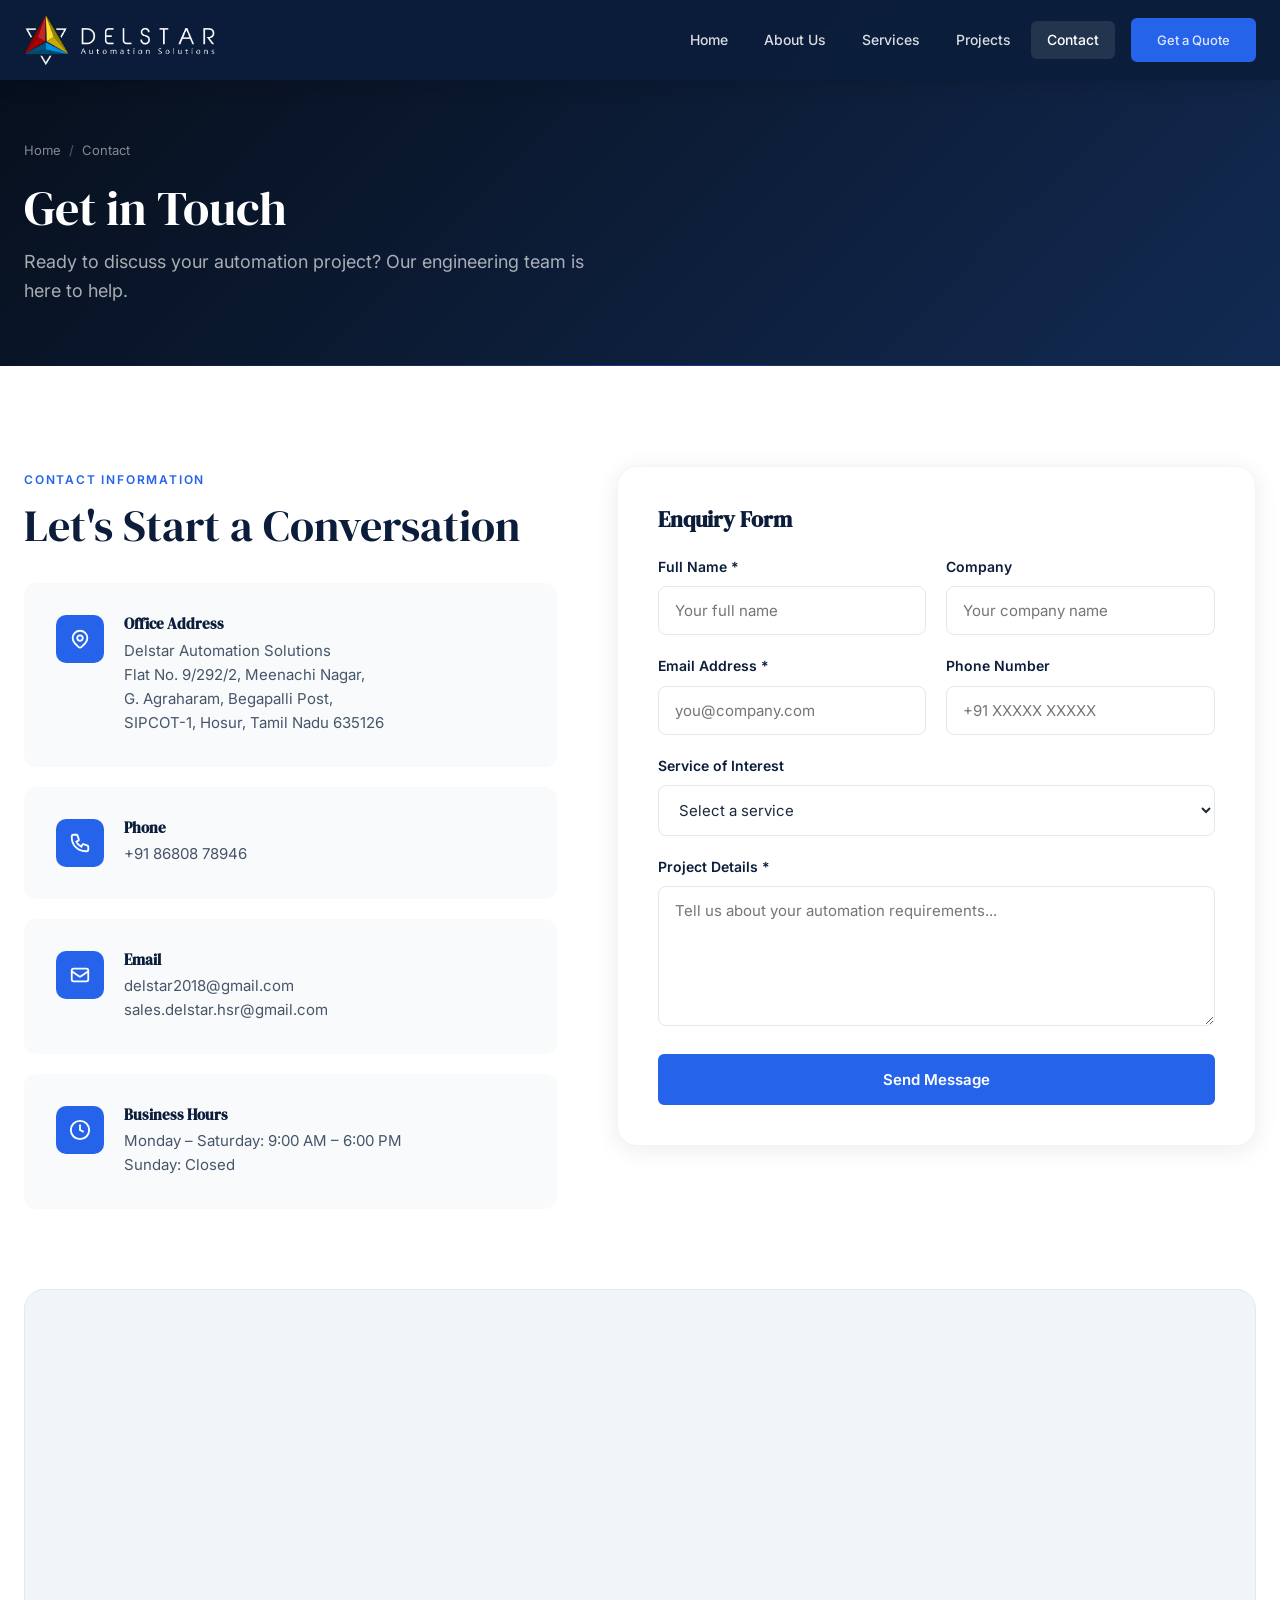
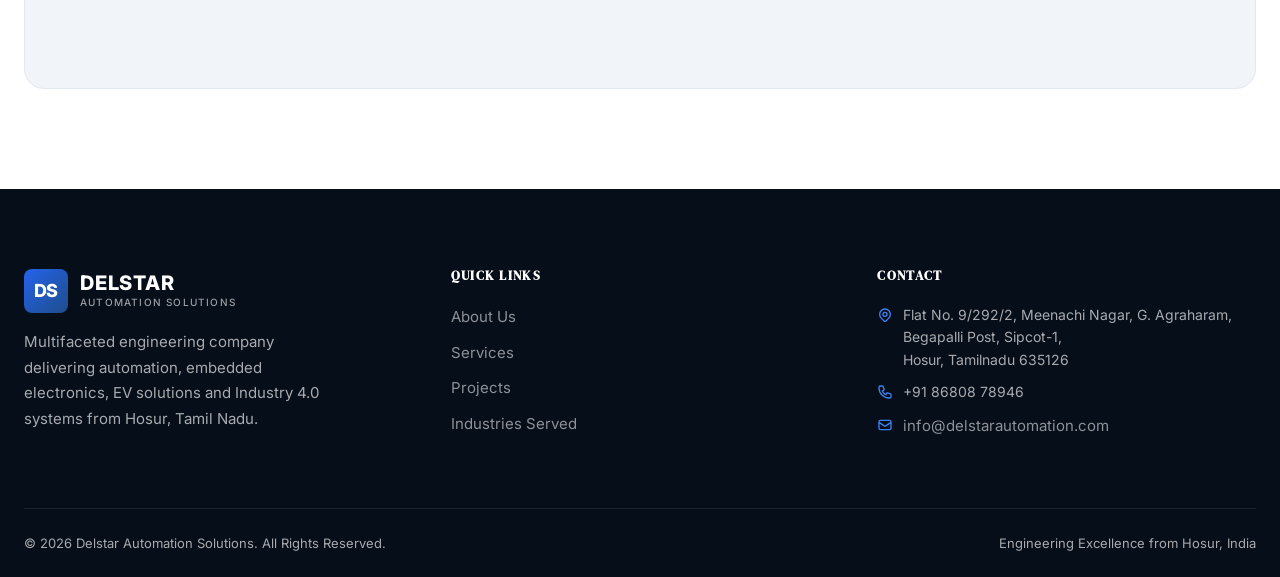
<file: contact.html>
<!DOCTYPE html>
<html lang="en">
<head>
  <meta charset="UTF-8">
  <meta name="viewport" content="width=device-width, initial-scale=1.0">
  <meta name="description" content="Contact Delstar Automation Solutions — Hosur, Tamil Nadu. Phone: +91 86808 78946. Email: delstar2018@gmail.com">
  <title>Contact Us | Delstar Automation Solutions</title>
  <link rel="preconnect" href="https://fonts.googleapis.com">
  <link rel="preconnect" href="https://fonts.gstatic.com" crossorigin>
  <link href="https://fonts.googleapis.com/css2?family=DM+Serif+Display:ital@0;1&family=Inter:wght@400;500;600;700;800&display=swap" rel="stylesheet">
  <link rel="stylesheet" href="css/styles.css">
  <link rel="canonical" href="https://www.delstarautomation.com/contact.html">
 
  <link rel="icon" type="image/png" href="images/favicon-96x96.png" sizes="96x96" />
  <link rel="icon" type="image/svg+xml" href="images/favicon.svg" />
  <link rel="shortcut icon" href="images/favicon.ico" />
  <link rel="apple-touch-icon" sizes="180x180" href="images/apple-touch-icon.png" />

  <script type="application/ld+json">
  {
    "@context": "https://schema.org",
    "@type": "LocalBusiness",
    "name": "Delstar Automation Solutions",
    "telephone": ["+91-86808-78946", "+91-96008-77894"],
    "email": ["delstar2018@gmail.com", "sales.delstar.hsr@gmail.com"],
    "address": {
      "@type": "PostalAddress",
      "streetAddress": "Flat No. 9/292/2, Meenachi Nagar, G. Agraharam, Begapalli Post, SIPCOT-1",
      "addressLocality": "Hosur",
      "addressRegion": "Tamil Nadu",
      "postalCode": "635126",
      "addressCountry": "IN"
    },
    "geo": {
      "@type": "GeoCoordinates",
      "latitude": "12.7409",
      "longitude": "77.8253"
    },
    "openingHoursSpecification": {
      "@type": "OpeningHoursSpecification",
      "dayOfWeek": ["Monday","Tuesday","Wednesday","Thursday","Friday","Saturday"],
      "opens": "09:00",
      "closes": "18:00"
    }
  }
  </script>
</head>
<body class="inner-page">

  <header class="site-header">
    <div class="container header-inner">
      <a href="index.html" class="logo">
         <img src="images/Delstar-logo-white.png" alt="DELSTAR" width="200" height="auto">
        <!--<div class="logo-text">
          <span class="brand">DELSTAR</span>
          <span class="tagline">Automation Solutions</span>
        </div>-->
      </a>
      <nav class="main-nav">
        <a href="index.html">Home</a>
        <a href="about.html">About Us</a>
        <a href="services.html">Services</a>
        <!--<a href="solutions.html">Solutions</a>-->
        <a href="projects.html">Projects</a>
        <!--<a href="industries.html">Industries Served</a>-->
        <a href="contact.html" class="active">Contact</a>
        <div class="nav-cta"><a href="contact.html" class="btn btn-primary">Get a Quote</a></div>
      </nav>
      <button class="menu-toggle" aria-label="Toggle menu"><span></span><span></span><span></span></button>
    </div>
  </header>

  <section class="page-hero">
    <div class="container">
      <div class="breadcrumb reveal"><a href="index.html">Home</a> <span>/</span> Contact</div>
      <h1 class="reveal">Get in Touch</h1>
      <p class="reveal">Ready to discuss your automation project? Our engineering team is here to help.</p>
    </div>
  </section>

  <section>
    <div class="container">
      <div class="contact-grid">
        <div class="reveal-left">
          <span class="section-label">Contact Information</span>
          <h2 class="section-title" style="margin-bottom:32px;">Let's Start a Conversation</h2>

          <div class="contact-info-card">
            <div class="contact-info-icon">
              <svg viewBox="0 0 24 24" fill="none" stroke="currentColor" stroke-width="2"><path d="M17.657 16.657L13.414 20.9a1.998 1.998 0 01-2.827 0l-4.244-4.243a8 8 0 1111.314 0z"/><path d="M15 11a3 3 0 11-6 0 3 3 0 016 0z"/></svg>
            </div>
            <div>
              <h4>Office Address</h4>
              <p>Delstar Automation Solutions<br>Flat No. 9/292/2, Meenachi Nagar,<br>G. Agraharam, Begapalli Post,<br>SIPCOT-1, Hosur, Tamil Nadu 635126</p>
            </div>
          </div>

          <div class="contact-info-card">
            <div class="contact-info-icon">
              <svg viewBox="0 0 24 24" fill="none" stroke="currentColor" stroke-width="2"><path d="M3 5a2 2 0 012-2h3.28a1 1 0 01.948.684l1.498 4.493a1 1 0 01-.502 1.21l-2.257 1.13a11.042 11.042 0 005.516 5.516l1.13-2.257a1 1 0 011.21-.502l4.493 1.498a1 1 0 01.684.949V19a2 2 0 01-2 2h-1C9.716 21 3 14.284 3 6V5z"/></svg>
            </div>
            <div>
              <h4>Phone</h4>
              <p><a href="tel:+918680878946">+91 86808 78946</a></p>
            </div>
          </div>

          <div class="contact-info-card">
            <div class="contact-info-icon">
              <svg viewBox="0 0 24 24" fill="none" stroke="currentColor" stroke-width="2"><path d="M3 8l7.89 5.26a2 2 0 002.22 0L21 8M5 19h14a2 2 0 002-2V7a2 2 0 00-2-2H5a2 2 0 00-2 2v10a2 2 0 002 2z"/></svg>
            </div>
            <div>
              <h4>Email</h4>
              <p><a href="mailto:delstar2018@gmail.com">delstar2018@gmail.com</a><br><a href="mailto:sales.delstar.hsr@gmail.com">sales.delstar.hsr@gmail.com</a></p>
            </div>
          </div>

          <div class="contact-info-card">
            <div class="contact-info-icon">
              <svg viewBox="0 0 24 24" fill="none" stroke="currentColor" stroke-width="2"><circle cx="12" cy="12" r="10"/><path d="M12 6v6l4 2"/></svg>
            </div>
            <div>
              <h4>Business Hours</h4>
              <p>Monday – Saturday: 9:00 AM – 6:00 PM<br>Sunday: Closed</p>
            </div>
          </div>
        </div>

        <div class="reveal-right">
          <form class="contact-form" id="contact-form">
            <h3 style="margin-bottom:24px;font-size:1.375rem;">Enquiry Form</h3>
            <div class="form-row">
              <div class="form-group">
                <label for="name">Full Name *</label>
                <input type="text" id="name" name="name" required placeholder="Your full name">
              </div>
              <div class="form-group">
                <label for="company">Company</label>
                <input type="text" id="company" name="company" placeholder="Your company name">
              </div>
            </div>
            <div class="form-row">
              <div class="form-group">
                <label for="email">Email Address *</label>
                <input type="email" id="email" name="email" required placeholder="you@company.com">
              </div>
              <div class="form-group">
                <label for="phone">Phone Number</label>
                <input type="tel" id="phone" name="phone" placeholder="+91 XXXXX XXXXX">
              </div>
            </div>
            <div class="form-group">
              <label for="service">Service of Interest</label>
              <select id="service" name="service">
                <option value="">Select a service</option>
                <option value="analysis">Analysis</option>
                <option value="design">Design</option>
                <option value="implementation">Implementation</option>
                <option value="testing">Factory Testing</option>
                <option value="installation">Field Installation</option>
                <option value="commissioning">Commissioning</option>
                <option value="eol">EOL Test Bench</option>
                <option value="thermal">Thermal Chamber EOL</option>
                <option value="other">Other</option>
              </select>
            </div>
            <div class="form-group">
              <label for="message">Project Details *</label>
              <textarea id="message" name="message" required placeholder="Tell us about your automation requirements..."></textarea>
            </div>
            <button type="submit" class="btn btn-primary" style="width:100%;justify-content:center;">Send Message</button>
          </form>
        </div>
      </div>

      <div class="map-container reveal">
        <iframe
          src="https://maps.google.com/maps?q=Delstar+automation+solutions+Hosur+Tamil+Nadu+635126&output=embed"
          allowfullscreen=""
          loading="lazy"
          referrerpolicy="no-referrer-when-downgrade"
          title="Delstar Automation Solutions Location - Hosur, Tamil Nadu">
        </iframe>
      </div>
    </div>
  </section>

  <footer class="site-footer">
    <div class="container">
      <div class="footer-grid">
        <div class="footer-brand"><a href="index.html" class="logo"><div class="logo-mark">DS</div><div class="logo-text"><span class="brand">DELSTAR</span><span class="tagline">Automation Solutions</span></div></a><p>Multifaceted engineering company delivering automation, embedded electronics, EV solutions and Industry 4.0 systems from Hosur, Tamil Nadu.</p></div>
        <div class="footer-col"><h4>Quick Links</h4><ul><li><a href="about.html">About Us</a></li><li><a href="services.html">Services</a></li><li><a href="projects.html">Projects</a></li><li><a href="industries.html">Industries Served</a></li></ul></div>
        <div class="footer-col"><h4>Contact</h4><ul class="footer-contact"><li><svg viewBox="0 0 24 24" fill="none" stroke="currentColor" stroke-width="2"><path d="M17.657 16.657L13.414 20.9a1.998 1.998 0 01-2.827 0l-4.244-4.243a8 8 0 1111.314 0z"/><path d="M15 11a3 3 0 11-6 0 3 3 0 016 0z"/></svg><span>Flat No. 9/292/2, Meenachi Nagar, G. Agraharam, Begapalli Post, Sipcot-1, <br>Hosur, Tamilnadu 635126</span></li><li><svg viewBox="0 0 24 24" fill="none" stroke="currentColor" stroke-width="2"><path d="M3 5a2 2 0 012-2h3.28a1 1 0 01.948.684l1.498 4.493a1 1 0 01-.502 1.21l-2.257 1.13a11.042 11.042 0 005.516 5.516l1.13-2.257a1 1 0 011.21-.502l4.493 1.498a1 1 0 01.684.949V19a2 2 0 01-2 2h-1C9.716 21 3 14.284 3 6V5z"/></svg><span>+91 86808 78946</span></li><li><svg viewBox="0 0 24 24" fill="none" stroke="currentColor" stroke-width="2"><path d="M3 8l7.89 5.26a2 2 0 002.22 0L21 8M5 19h14a2 2 0 002-2V7a2 2 0 00-2-2H5a2 2 0 00-2 2v10a2 2 0 002 2z"/></svg><span><a href="mailto:info@delstarautomation.com">info@delstarautomation.com</a></span></li></ul></div>
      </div>
      <div class="footer-bottom"><span>&copy; 2026 Delstar Automation Solutions. All Rights Reserved.</span><span>Engineering Excellence from Hosur, India</span></div>
    </div>
  </footer>
  <script src="js/main.js"></script>
</body>
</html>
</file>
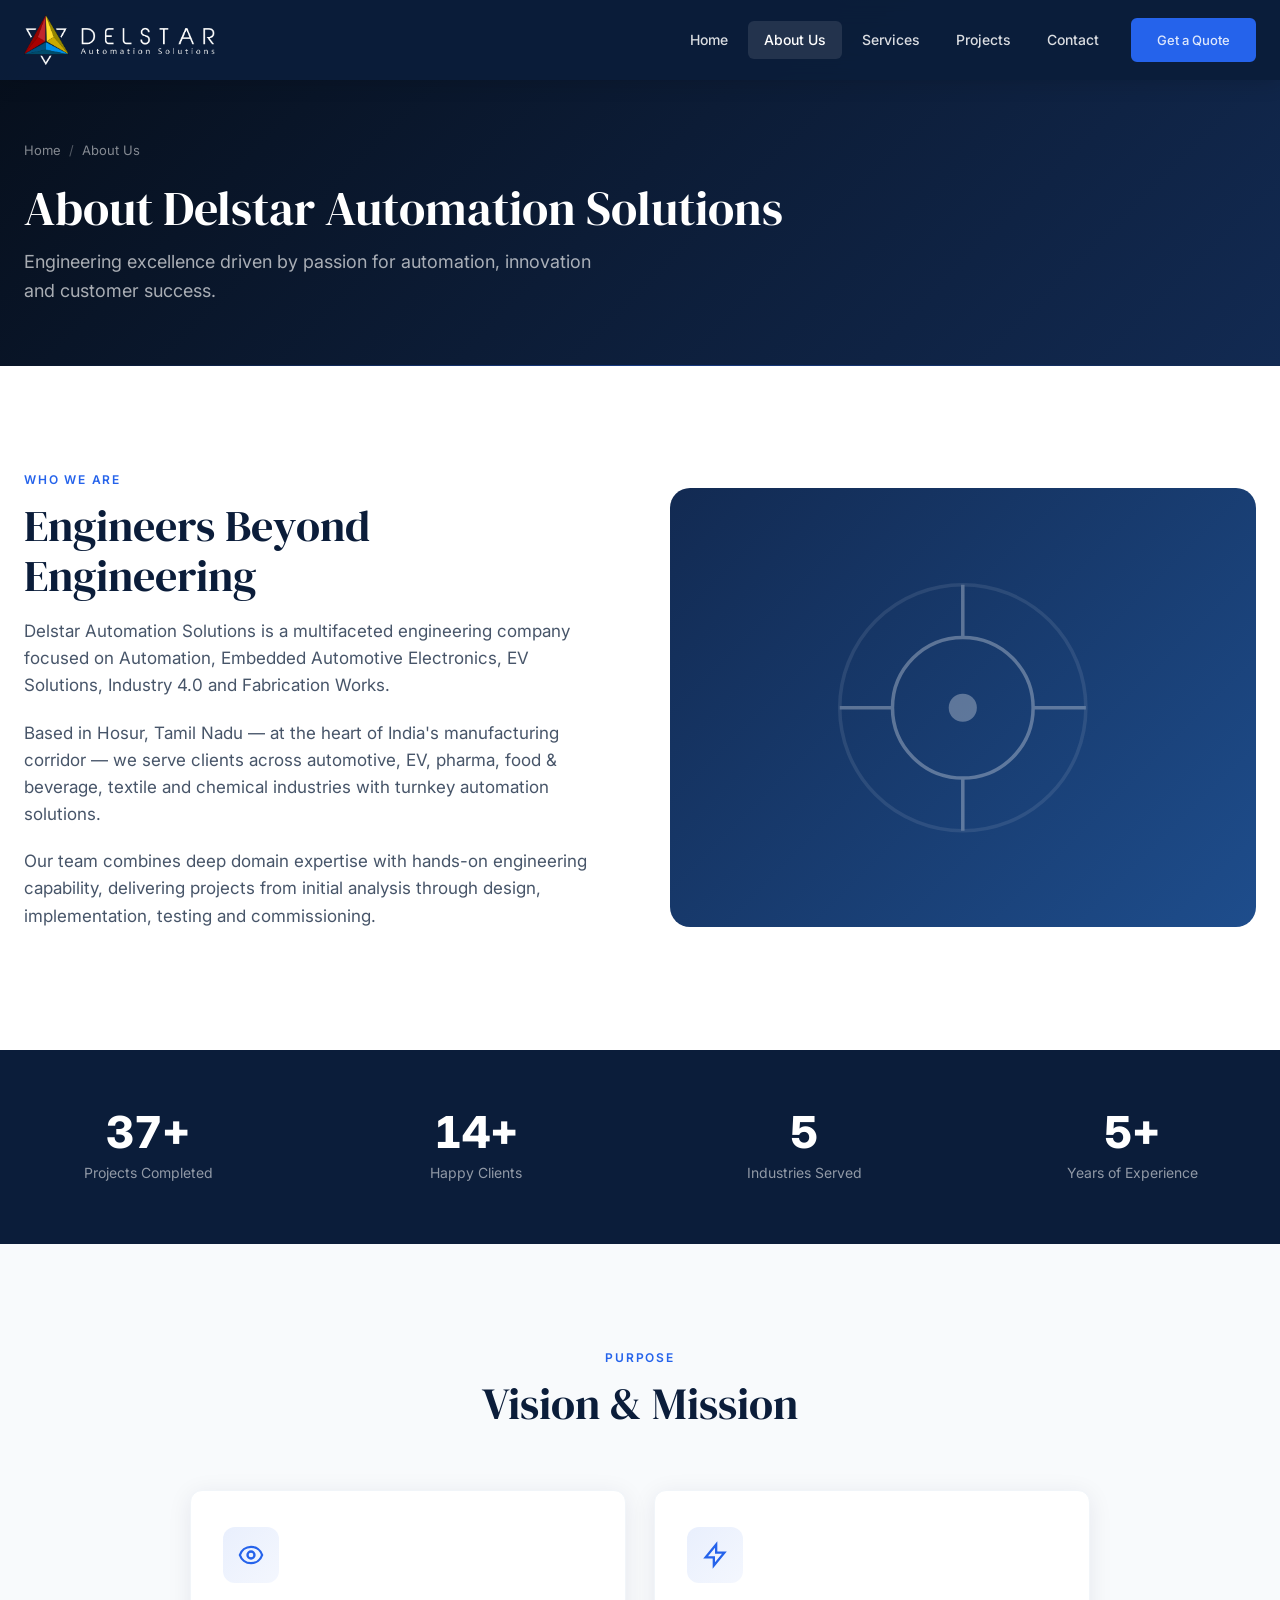
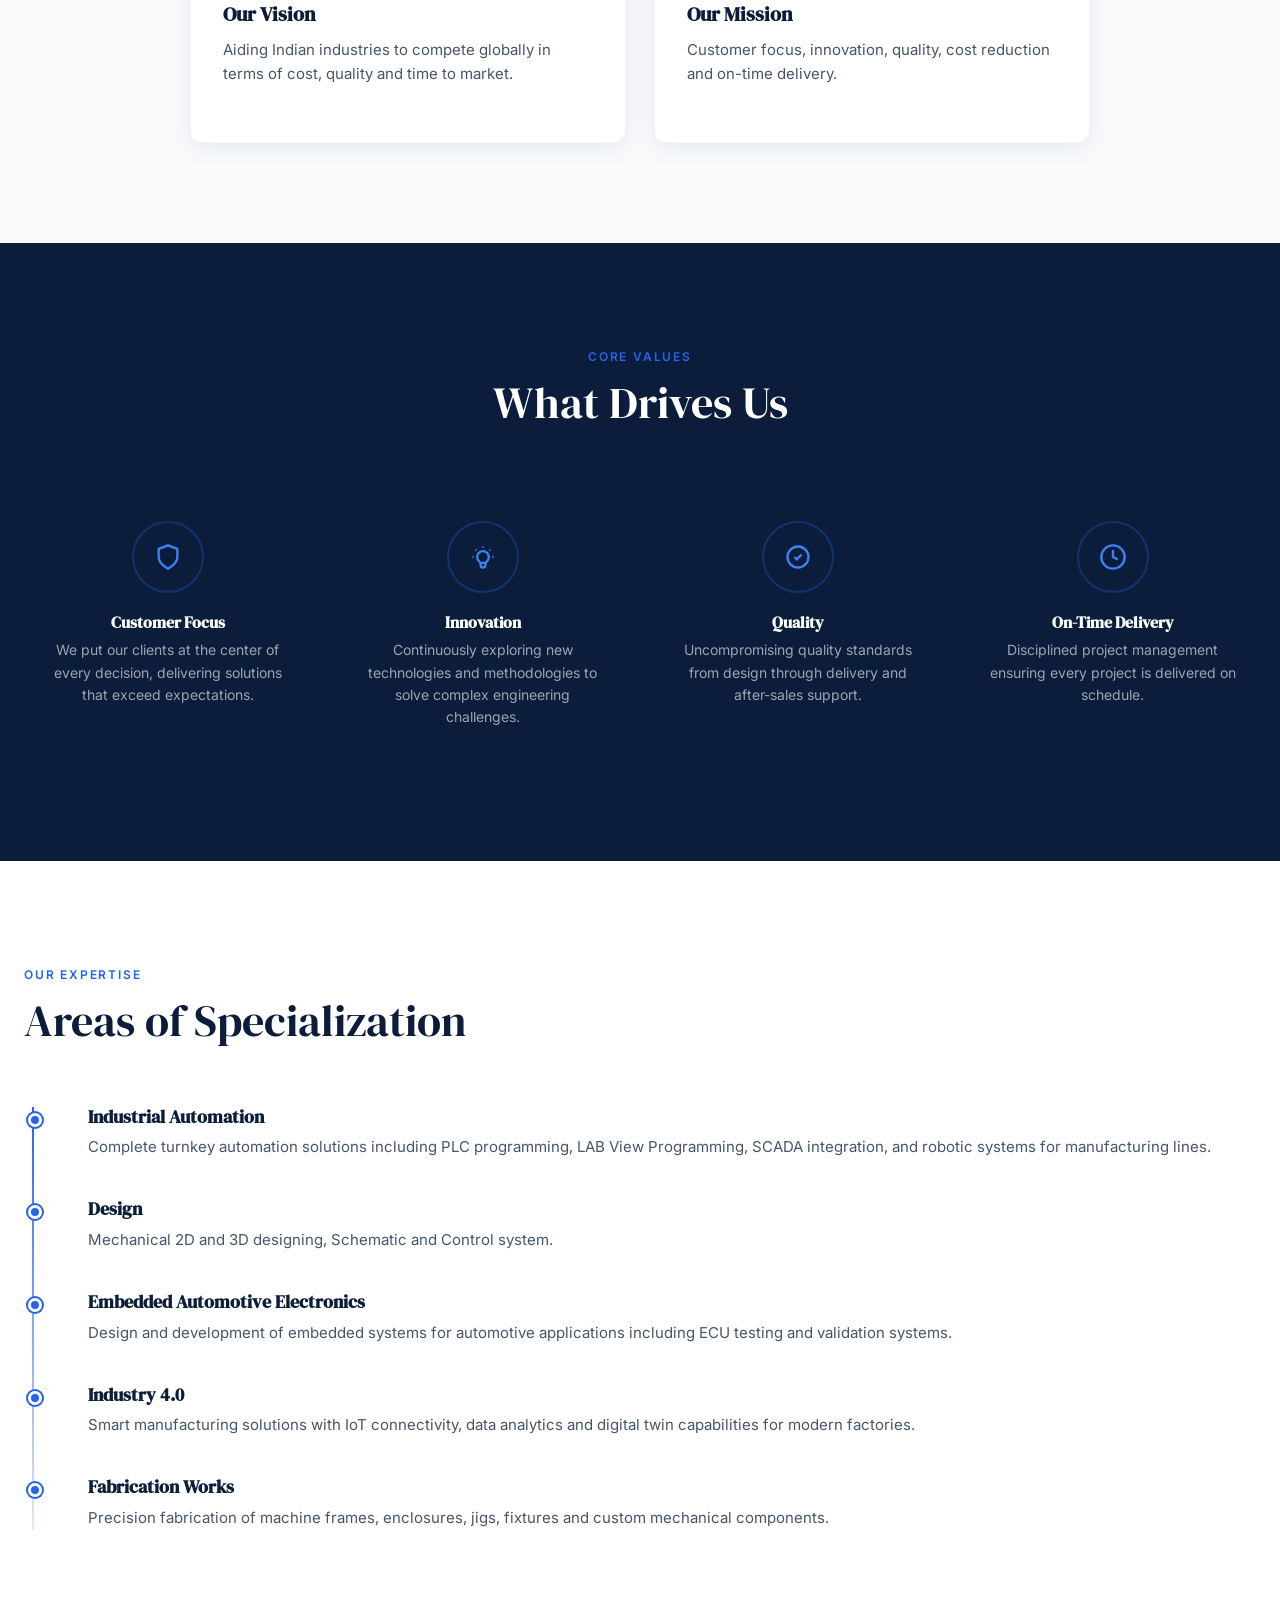
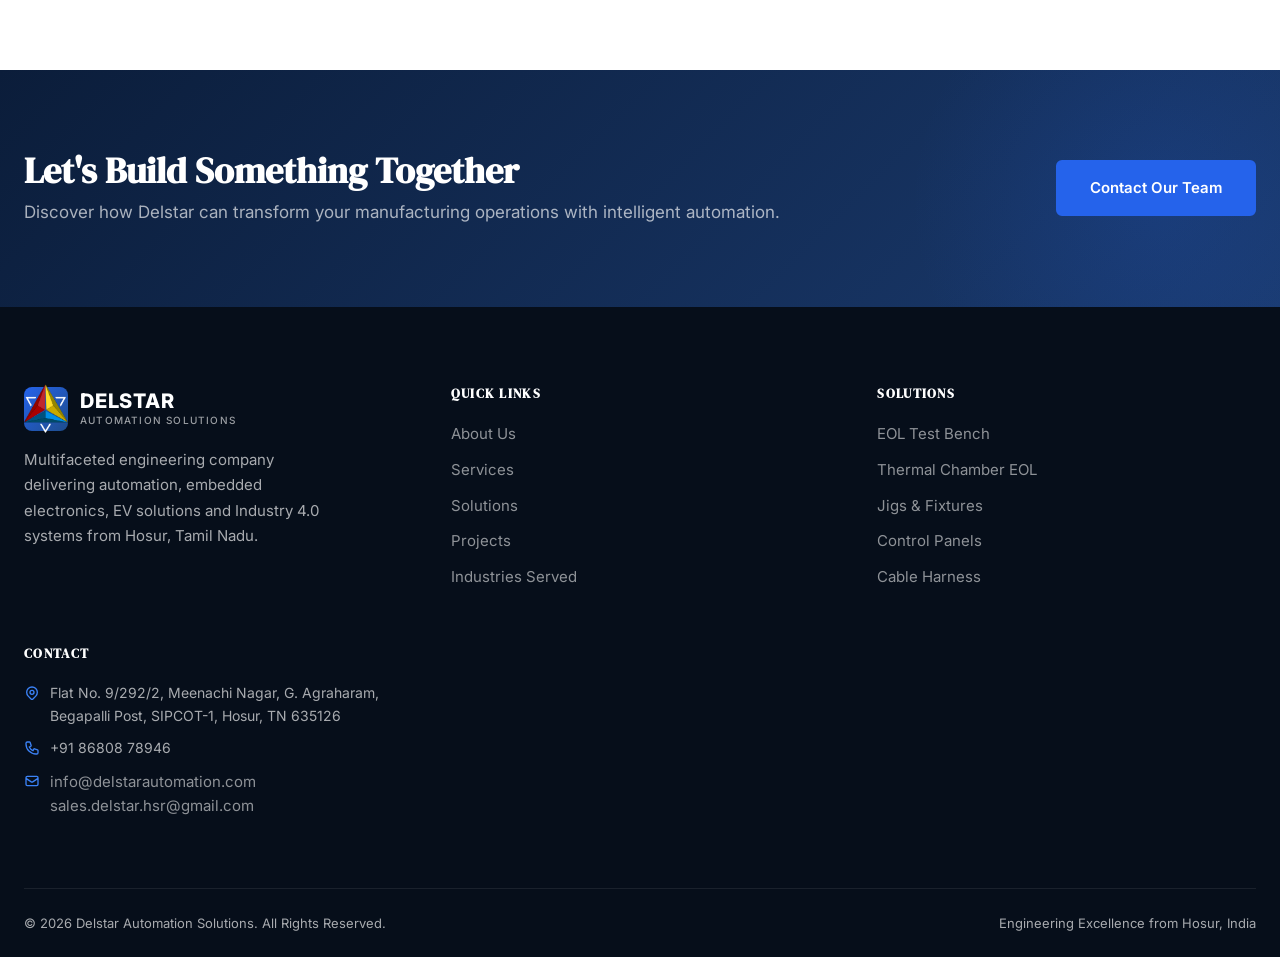
<file: index-AboutForLive.html>
<!DOCTYPE html>
<html lang="en">
<head>
  <meta charset="UTF-8">
  <meta name="viewport" content="width=device-width, initial-scale=1.0">
  <meta name="description" content="About Delstar Automation Solutions — A multifaceted engineering company in Hosur focused on Automation, EV Solutions, Industry 4.0 and Fabrication Works.">
  <title>About Us | Delstar Automation Solutions</title>
  <link rel="preconnect" href="https://fonts.googleapis.com">
  <link rel="preconnect" href="https://fonts.gstatic.com" crossorigin>
  <link href="https://fonts.googleapis.com/css2?family=DM+Serif+Display:ital@0;1&family=Inter:wght@400;500;600;700;800&display=swap" rel="stylesheet">
  <link rel="stylesheet" href="css/styles.css">
  <link rel="canonical" href="https://www.delstarautomation.com/index.html">
<link rel="icon" type="image/png" href="images/favicon-96x96.png" sizes="96x96" />
<link rel="icon" type="image/svg+xml" href="images/favicon.svg" />
<link rel="shortcut icon" href="images/favicon.ico" />
<link rel="apple-touch-icon" sizes="180x180" href="images/apple-touch-icon.png" />

</head>
<body class="inner-page">

  <header class="site-header">
    <div class="container header-inner">
      <a href="index.html" class="logo">
         <img src="images/Delstar-logo-white.png" alt="DELSTAR" width="200" height="auto">
        <!--<div class="logo-text">
          <span class="brand">DELSTAR</span>
          <span class="tagline">Automation Solutions</span>
        </div>-->
      </a>
      <nav class="main-nav">
        <a href="index.html">Home</a>
        <a href="index.html" class="active">About Us</a>
        <a href="index.html">Services</a>
        <!--<a href="solutions.html">Solutions</a>-->
        <a href="index.html">Projects</a>
        <!--<a href="industries.html">Industries Served</a>-->
        <a href="index.html">Contact</a>
        <div class="nav-cta"><a href="contact.html" class="btn btn-primary">Get a Quote</a></div>
      </nav>
      <button class="menu-toggle" aria-label="Toggle menu"><span></span><span></span><span></span></button>
    </div>
  </header>

  <section class="page-hero">
    <div class="container">
      <div class="breadcrumb reveal"><a href="index.html">Home</a> <span>/</span> About Us</div>
      <h1 class="reveal">About Delstar Automation Solutions</h1>
      <p class="reveal">Engineering excellence driven by passion for automation, innovation and customer success.</p>
    </div>
  </section>

  <section>
    <div class="container">
      <div class="about-grid">
        <div class="about-content reveal-left">
          <span class="section-label">Who We Are</span>
          <h2 class="section-title">Engineers Beyond Engineering</h2>
          <p>Delstar Automation Solutions is a multifaceted engineering company focused on Automation, Embedded Automotive Electronics, EV Solutions, Industry 4.0 and Fabrication Works.</p>
          <p>Based in Hosur, Tamil Nadu — at the heart of India's manufacturing corridor — we serve clients across automotive, EV, pharma, food & beverage, textile and chemical industries with turnkey automation solutions.</p>
          <p>Our team combines deep domain expertise with hands-on engineering capability, delivering projects from initial analysis through design, implementation, testing and commissioning.</p>
        </div>
        <div class="about-visual reveal-right">
          <div class="about-image">
            <div class="about-image-inner">
              <svg viewBox="0 0 200 200" fill="none" xmlns="http://www.w3.org/2000/svg">
                <circle cx="100" cy="100" r="70" stroke="white" stroke-width="2" opacity="0.3"/>
                <circle cx="100" cy="100" r="40" stroke="white" stroke-width="2"/>
                <path d="M100 30 L100 60 M100 140 L100 170 M30 100 L60 100 M140 100 L170 100" stroke="white" stroke-width="2"/>
                <circle cx="100" cy="100" r="8" fill="white"/>
              </svg>
            </div>
          </div>
        </div>
      </div>
    </div>
  </section>

  <div class="stats-bar">
    <div class="container" style="display:contents;">
      <div class="stat-item reveal">
        <div class="counter" data-target="50" data-suffix="+">0+</div>
        <div class="stat-label">Projects Completed</div>
      </div>
      <div class="stat-item reveal">
        <div class="counter" data-target="20" data-suffix="+">0+</div>
        <div class="stat-label">Happy Clients</div>
      </div>
      <div class="stat-item reveal">
        <div class="counter" data-target="7" data-suffix="">0</div>
        <div class="stat-label">Industries Served</div>
      </div>
      <div class="stat-item reveal">
        <div class="counter" data-target="8" data-suffix="+">0+</div>
        <div class="stat-label">Years of Experience</div>
      </div>
    </div>
  </div>

  <section class="bg-light">
    <div class="container">
      <div class="section-header center reveal">
        <span class="section-label">Purpose</span>
        <h2 class="section-title">Vision & Mission</h2>
      </div>
      <div class="cards-grid" style="grid-template-columns:1fr 1fr;max-width:900px;margin:0 auto;">
        <div class="card reveal">
          <div class="card-icon">
            <svg viewBox="0 0 24 24" fill="none" stroke="currentColor" stroke-width="2"><path d="M15 12a3 3 0 11-6 0 3 3 0 016 0z"/><path d="M2.458 12C3.732 7.943 7.523 5 12 5c4.478 0 8.268 2.943 9.542 7-1.274 4.057-5.064 7-9.542 7-4.477 0-8.268-2.943-9.542-7z"/></svg>
          </div>
          <h3>Our Vision</h3>
          <p>Aiding Indian industries to compete globally in terms of cost, quality and time to market.</p>
        </div>
        <div class="card reveal">
          <div class="card-icon">
            <svg viewBox="0 0 24 24" fill="none" stroke="currentColor" stroke-width="2"><path d="M13 10V3L4 14h7v7l9-11h-7z"/></svg>
          </div>
          <h3>Our Mission</h3>
          <p>Customer focus, innovation, quality, cost reduction and on-time delivery.</p>
        </div>
      </div>
    </div>
  </section>

  <section class="bg-dark">
    <div class="container">
      <div class="section-header center reveal">
        <span class="section-label">Core Values</span>
        <h2 class="section-title">What Drives Us</h2>
      </div>
      <div class="values-grid stagger-children">
        <div class="value-item">
          <div class="value-icon"><svg width="28" height="28" viewBox="0 0 24 24" fill="none" stroke="currentColor" stroke-width="2"><path d="M12 22s8-4 8-10V5l-8-3-8 3v7c0 6 8 10 8 10z"/></svg></div>
          <h4>Customer Focus</h4>
          <p>We put our clients at the center of every decision, delivering solutions that exceed expectations.</p>
        </div>
        <div class="value-item">
          <div class="value-icon"><svg width="28" height="28" viewBox="0 0 24 24" fill="none" stroke="currentColor" stroke-width="2"><path d="M9.663 17h4.673M12 3v1m6.364 1.636l-.707.707M21 12h-1M4 12H3m3.343-5.657l-.707-.707m2.828 9.9a5 5 0 117.072 0l-.548.547A3.374 3.374 0 0014 18.469V19a2 2 0 11-4 0v-.531c0-.895-.356-1.754-.988-2.386l-.548-.547z"/></svg></div>
          <h4>Innovation</h4>
          <p>Continuously exploring new technologies and methodologies to solve complex engineering challenges.</p>
        </div>
        <div class="value-item">
          <div class="value-icon"><svg width="28" height="28" viewBox="0 0 24 24" fill="none" stroke="currentColor" stroke-width="2"><path d="M9 12l2 2 4-4m6 2a9 9 0 11-18 0 9 9 0 0118 0z"/></svg></div>
          <h4>Quality</h4>
          <p>Uncompromising quality standards from design through delivery and after-sales support.</p>
        </div>
        <div class="value-item">
          <div class="value-icon"><svg width="28" height="28" viewBox="0 0 24 24" fill="none" stroke="currentColor" stroke-width="2"><circle cx="12" cy="12" r="10"/><path d="M12 6v6l4 2"/></svg></div>
          <h4>On-Time Delivery</h4>
          <p>Disciplined project management ensuring every project is delivered on schedule.</p>
        </div>
      </div>
    </div>
  </section>

  <section>
    <div class="container">
      <div class="section-header reveal">
        <span class="section-label">Our Expertise</span>
        <h2 class="section-title">Areas of Specialization</h2>
      </div>
      <div class="timeline reveal">
        <div class="timeline-item">
          <h4>Industrial Automation</h4>
          <p>Complete turnkey automation solutions including PLC programming, LAB View Programming, SCADA integration, and robotic systems for manufacturing lines.</p>
        </div>
        <div class="timeline-item">
          <h4>Design</h4>
          <p>Mechanical 2D and 3D designing, Schematic and Control system.</p>
        </div>
        <div class="timeline-item">
          <h4>Embedded Automotive Electronics</h4>
          <p>Design and development of embedded systems for automotive applications including ECU testing and validation systems.</p>
        </div>
       <!--- <div class="timeline-item">
          <h4>Testing and Measurement</h4>
          <p>Mechanical.</p>
        </div>-->
        <div class="timeline-item">
          <h4>Industry 4.0</h4>
          <p>Smart manufacturing solutions with IoT connectivity, data analytics and digital twin capabilities for modern factories.</p>
        </div>
        <div class="timeline-item">
          <h4>Fabrication Works</h4>
          <p>Precision fabrication of machine frames, enclosures, jigs, fixtures and custom mechanical components.</p>
        </div>
      </div>
    </div>
  </section>

  <section class="cta-banner">
    <div class="container cta-inner reveal">
      <div>
        <h2>Let's Build Something Together</h2>
        <p>Discover how Delstar can transform your manufacturing operations with intelligent automation.</p>
      </div>
      <a href="index.html" class="btn btn-primary">Contact Our Team</a>
    </div>
  </section>

  <footer class="site-footer">
    <div class="container">
      <div class="footer-grid">
        <div class="footer-brand">
          <a href="index.html" class="logo"><div class="logo-mark"><img src="images/Delstar-small-logo-white.png"></div><div class="logo-text"><span class="brand">DELSTAR</span><span class="tagline">Automation Solutions</span></div></a>
          <p>Multifaceted engineering company delivering automation, embedded electronics, EV solutions and Industry 4.0 systems from Hosur, Tamil Nadu.</p>
        </div>
        <div class="footer-col"><h4>Quick Links</h4><ul><li><a href="index.html">About Us</a></li><li><a href="index.html">Services</a></li><li><a href="index.html">Solutions</a></li><li><a href="index.html">Projects</a></li><li><a href="index.html">Industries Served</a></li></ul></div>
        <div class="footer-col"><h4>Solutions</h4><ul><li><a href="index.html">EOL Test Bench</a></li><li><a href="index.html">Thermal Chamber EOL</a></li><li><a href="index.html">Jigs & Fixtures</a></li><li><a href="index.html">Control Panels</a></li><li><a href="solutions.html">Cable Harness</a></li></ul></div>
        <div class="footer-col"><h4>Contact</h4><ul class="footer-contact"><li><svg viewBox="0 0 24 24" fill="none" stroke="currentColor" stroke-width="2"><path d="M17.657 16.657L13.414 20.9a1.998 1.998 0 01-2.827 0l-4.244-4.243a8 8 0 1111.314 0z"/><path d="M15 11a3 3 0 11-6 0 3 3 0 016 0z"/></svg><span>Flat No. 9/292/2, Meenachi Nagar, G. Agraharam, Begapalli Post, SIPCOT-1, Hosur, TN 635126</span></li><li><svg viewBox="0 0 24 24" fill="none" stroke="currentColor" stroke-width="2"><path d="M3 5a2 2 0 012-2h3.28a1 1 0 01.948.684l1.498 4.493a1 1 0 01-.502 1.21l-2.257 1.13a11.042 11.042 0 005.516 5.516l1.13-2.257a1 1 0 011.21-.502l4.493 1.498a1 1 0 01.684.949V19a2 2 0 01-2 2h-1C9.716 21 3 14.284 3 6V5z"/></svg><span>+91 86808 78946</span></li><li><svg viewBox="0 0 24 24" fill="none" stroke="currentColor" stroke-width="2"><path d="M3 8l7.89 5.26a2 2 0 002.22 0L21 8M5 19h14a2 2 0 002-2V7a2 2 0 00-2-2H5a2 2 0 00-2 2v10a2 2 0 002 2z"/></svg><span><a href="mailto:info@delstarautomation.com">info@delstarautomation.com</a><br><a href="mailto:sales.delstar.hsr@gmail.com">sales.delstar.hsr@gmail.com</a></span></li></ul></div>
      </div>
      <div class="footer-bottom"><span>&copy; 2026 Delstar Automation Solutions. All Rights Reserved.</span><span>Engineering Excellence from Hosur, India</span></div>
    </div>
  </footer>
  <script src="js/main.js"></script>
</body>
</html>
</file>
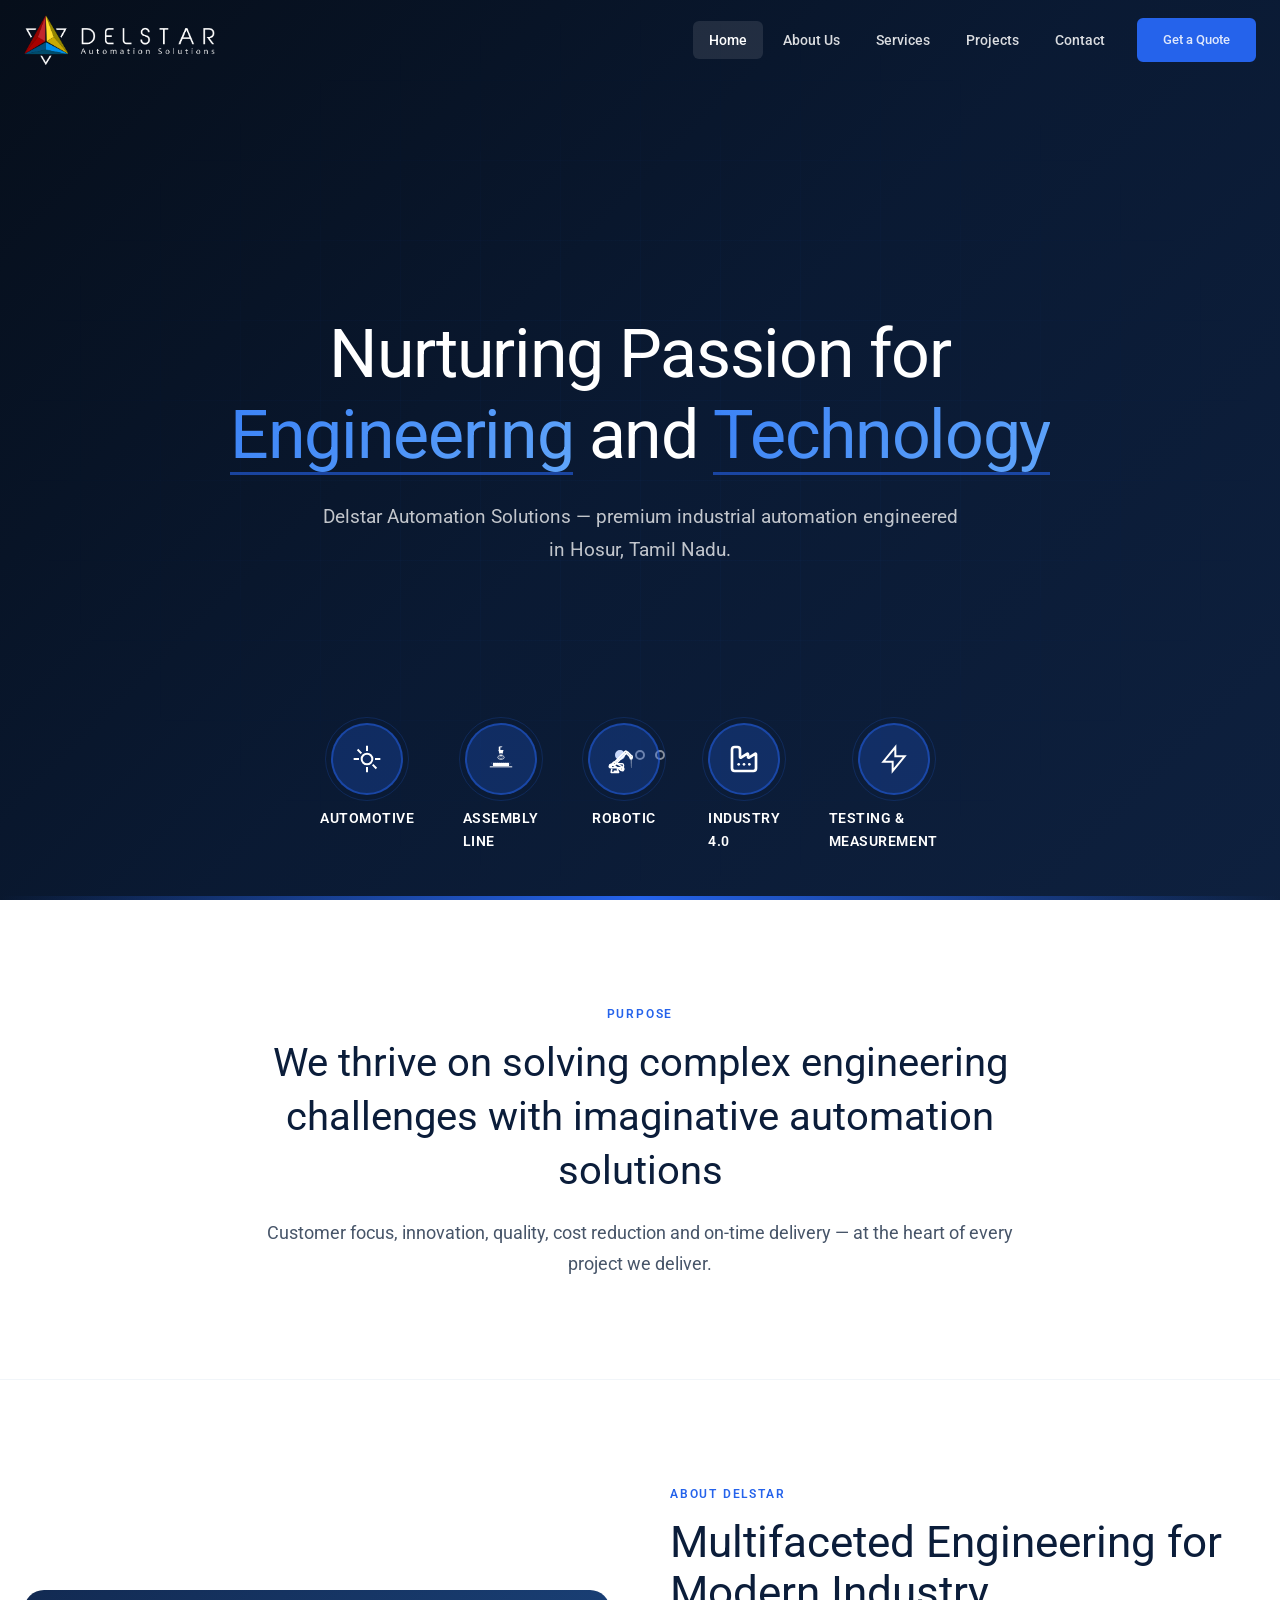
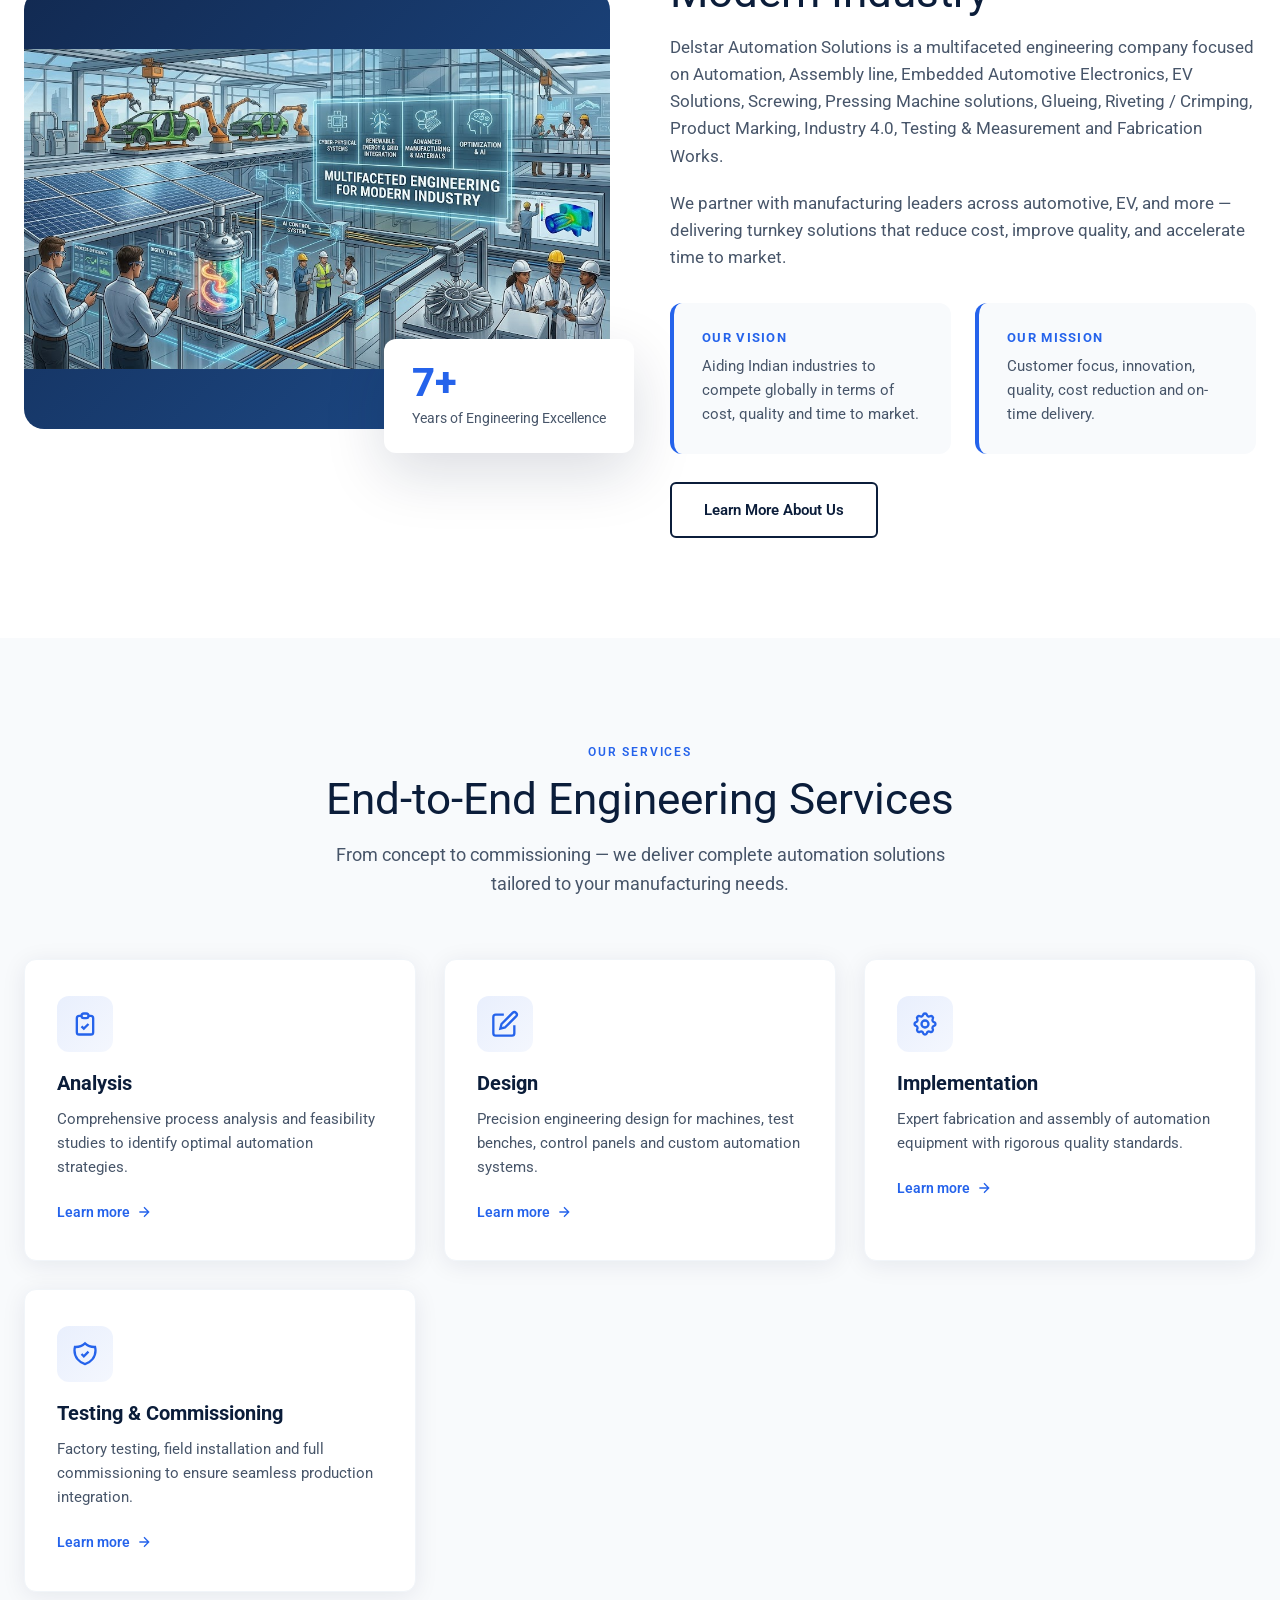
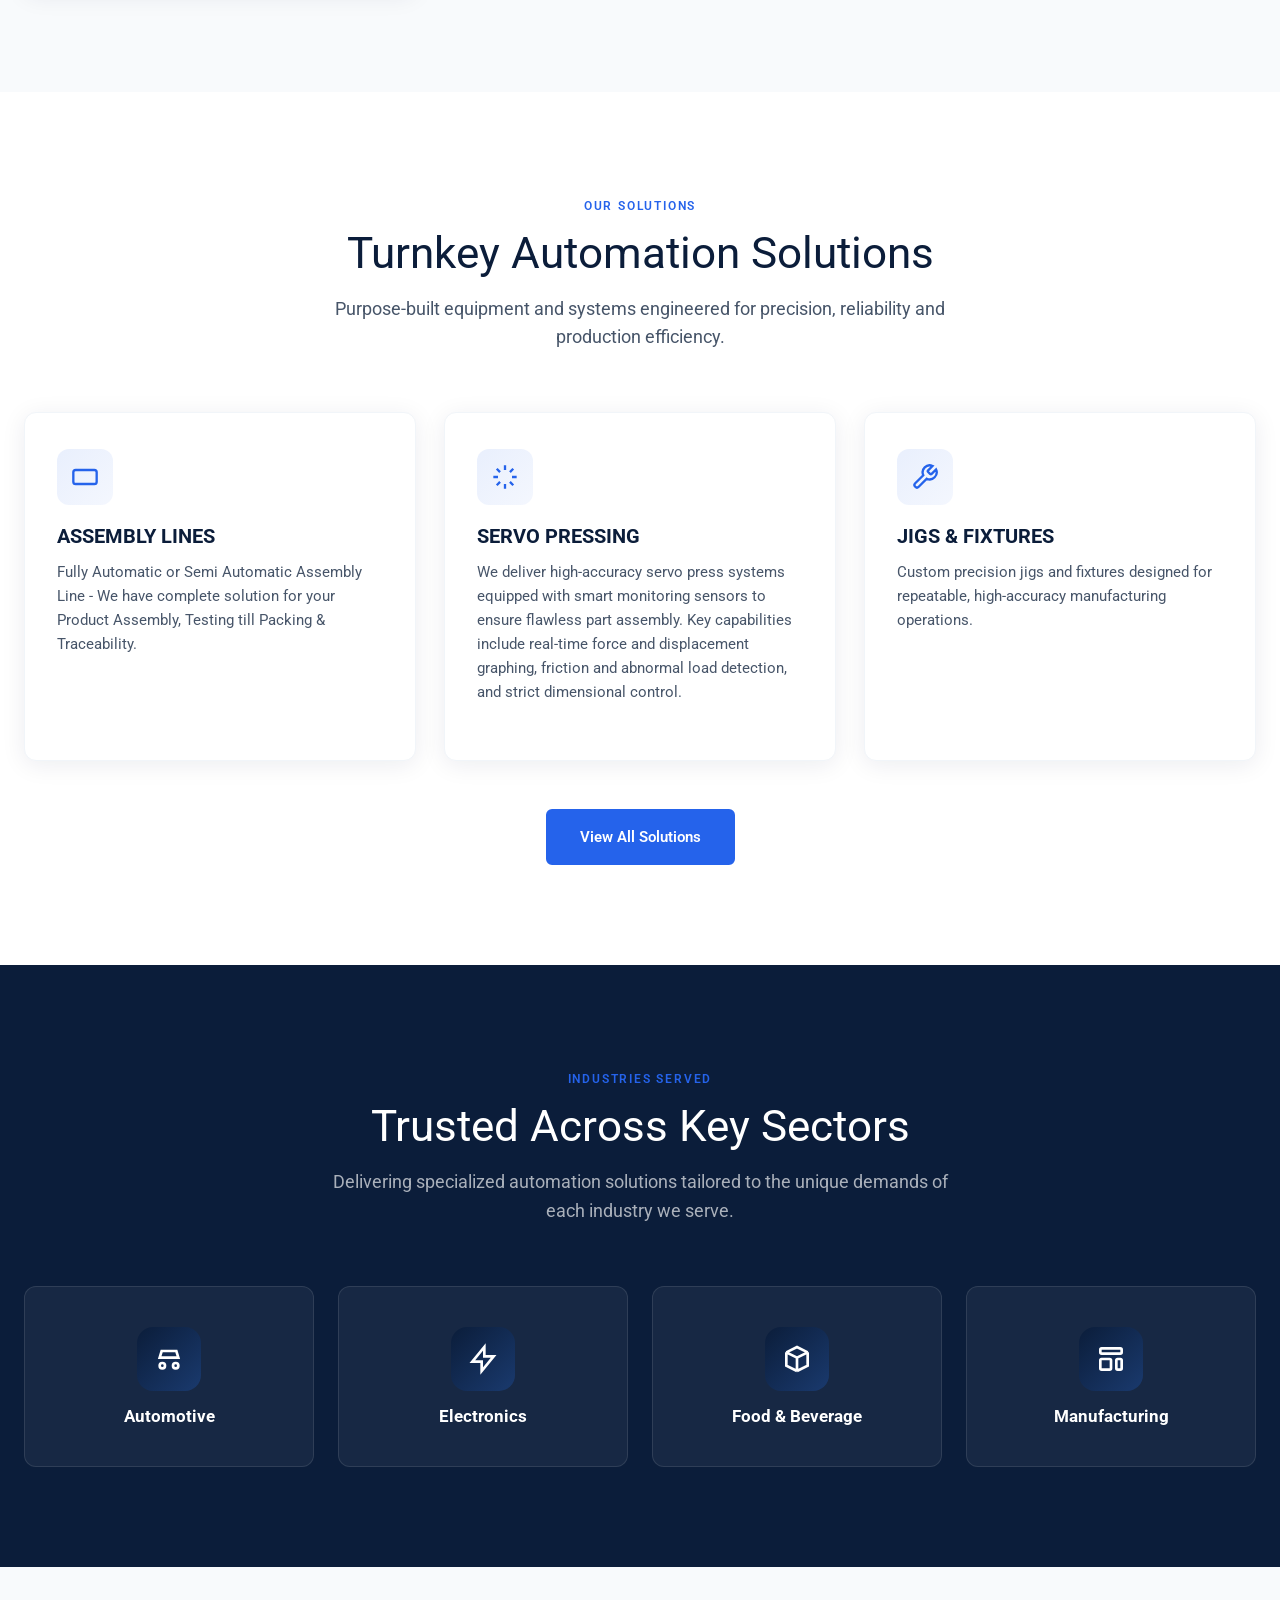
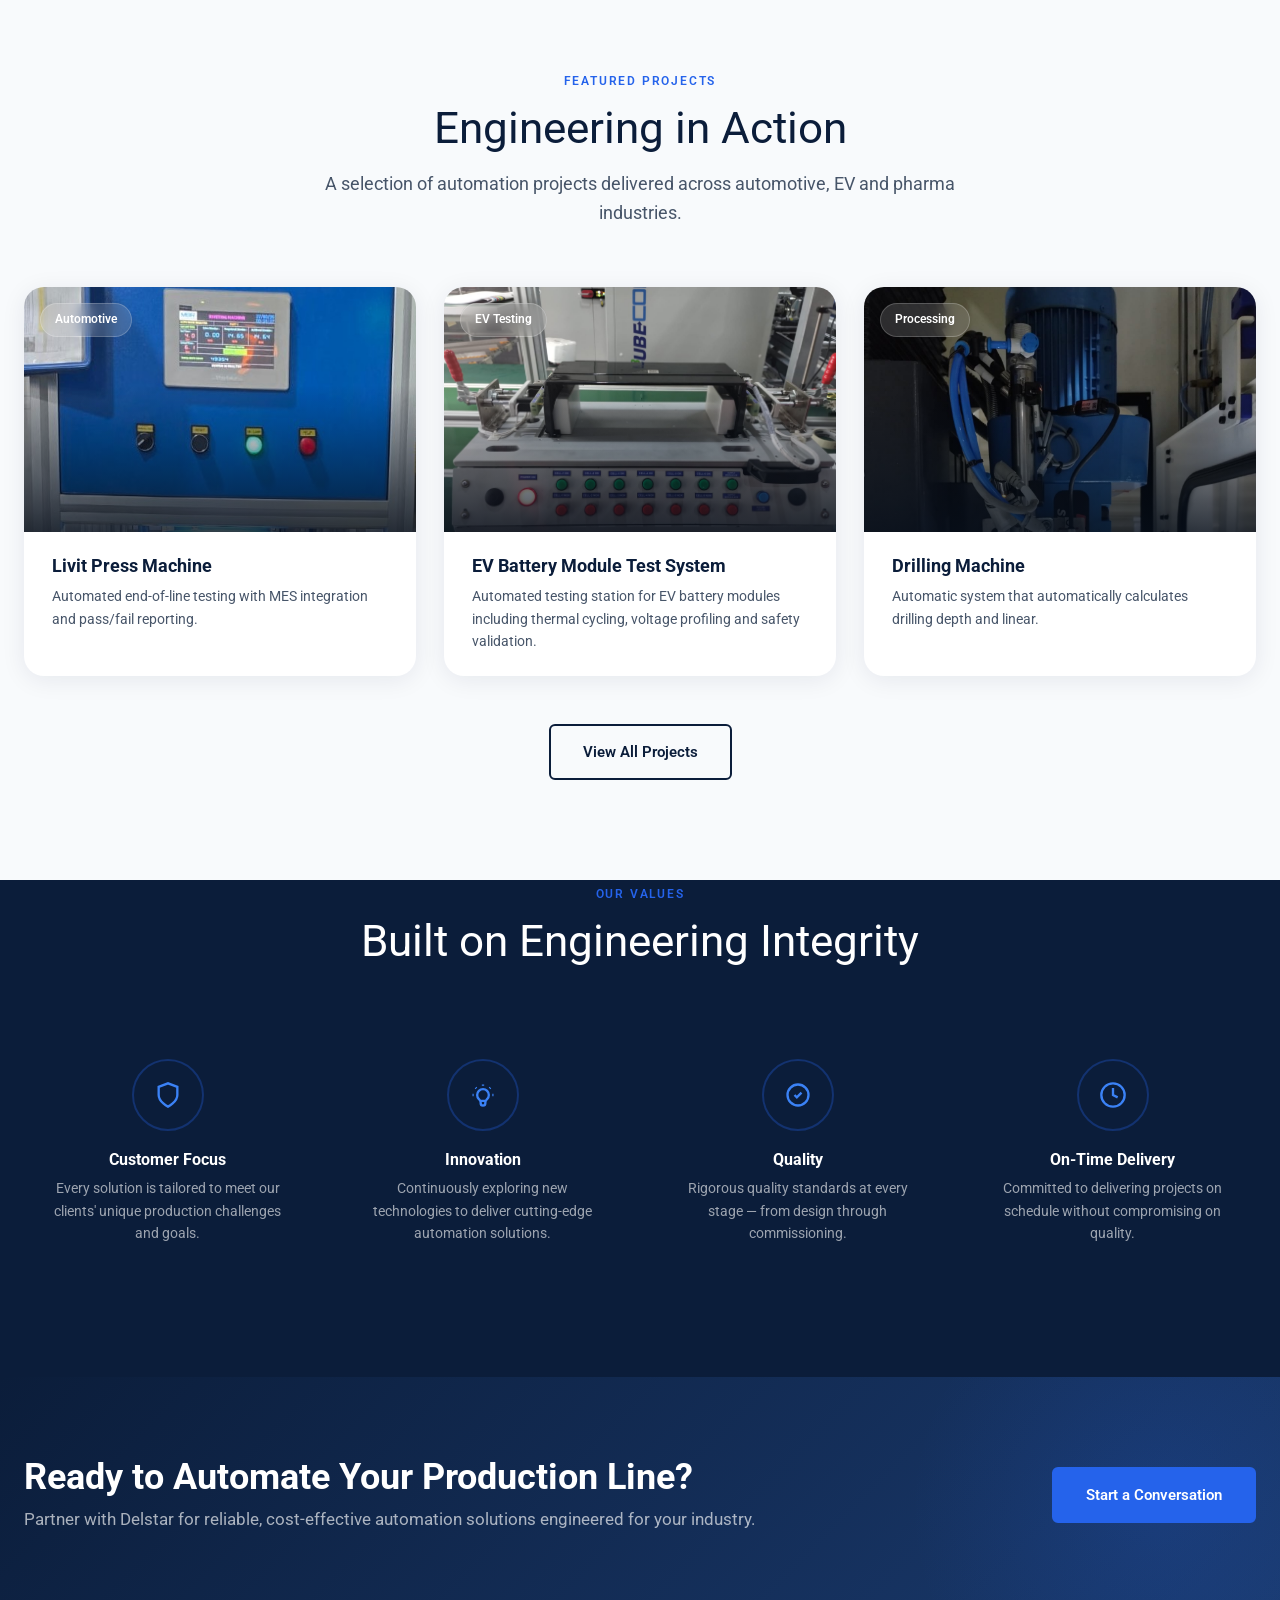
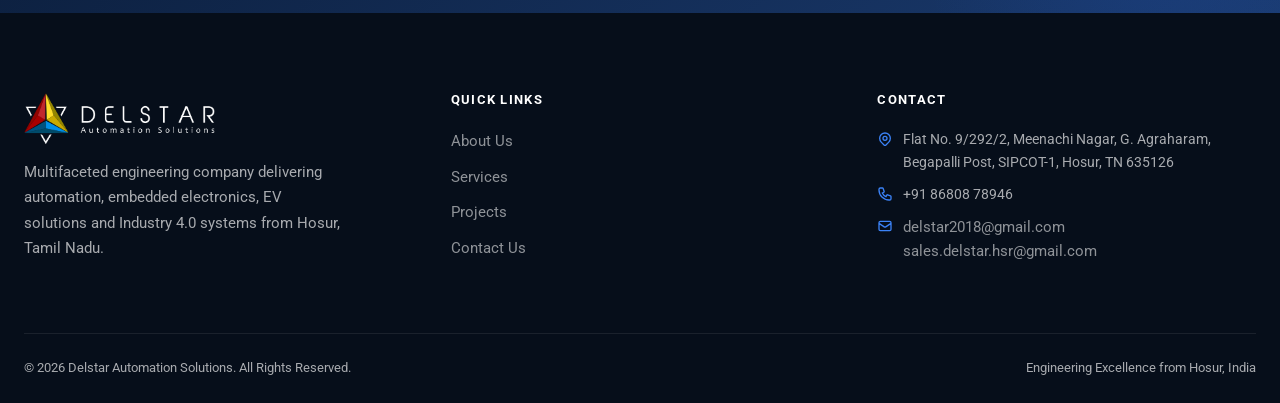
<file: index-bak - Copy.html>
<!DOCTYPE html>
<html lang="en">
<head>
  <meta charset="UTF-8">
  <meta name="viewport" content="width=device-width, initial-scale=1.0">
  <meta name="description" content="Delstar Automation Solutions — Premium industrial automation, embedded automotive electronics, EV solutions, Industry 4.0 and fabrication works in Hosur, Tamil Nadu.">
  <meta name="keywords" content="industrial automation, EOL test bench, automotive electronics, EV solutions, Industry 4.0, Hosur, Tamil Nadu, Delstar">
  <meta name="author" content="Delstar Automation Solutions">
  <meta property="og:title" content="Delstar Automation Solutions | Industrial Automation & Engineering">
  <meta property="og:description" content="Multifaceted engineering company focused on Automation, Embedded Automotive Electronics, EV Solutions, Industry 4.0 and Fabrication Works.">
  <meta property="og:type" content="website">
  <meta name="theme-color" content="#0b1d3a">
  <title>Delstar Automation Solutions | Industrial Automation & Engineering</title>
<link rel="icon" type="image/png" href="images/Delstar-Fav-Icon.png" sizes="96x96" />
<link rel="icon" type="image/svg+xml" href="images/favicon.svg" />
<link rel="shortcut icon" href="images/favicon.ico" />
<link rel="apple-touch-icon" sizes="180x180" href="images/apple-touch-icon.png" />
<link rel="manifest" href="images/site.webmanifest" />
<link rel="preconnect" href="https://fonts.googleapis.com">
<link rel="preconnect" href="https://fonts.gstatic.com" crossorigin>
<link href="https://fonts.googleapis.com/css2?family=Roboto:ital,wght@0,100..900;1,100..900&display=swap" rel="stylesheet">
  <link rel="stylesheet" href="css/styles.css">
  <link rel="canonical" href="https://www.delstarautomation.com/">
  <script type="application/ld+json">
  {
    "@context": "https://schema.org",
    "@type": "Organization",
    "name": "Delstar Automation Solutions",
    "description": "Multifaceted engineering company focused on Automation, Embedded Automotive Electronics, EV Solutions, Industry 4.0 and Fabrication Works.",
    "url": "https://www.delstarautomation.com",
    "telephone": ["+91-86808-78946", "+91-96008-77894"],
    "email": ["delstar2018@gmail.com", "sales.delstar.hsr@gmail.com"],
    "address": {
      "@type": "PostalAddress",
      "streetAddress": "Flat No. 9/292/2, Meenachi Nagar, G. Agraharam, Begapalli Post, SIPCOT-1",
      "addressLocality": "Hosur",
      "addressRegion": "Tamil Nadu",
      "postalCode": "635126",
      "addressCountry": "IN"
    }
  }
  </script>
</head>
<body>

  <!-- Header -->
  <header class="site-header">
    <div class="container header-inner">
      <a href="index.html" class="logo">
        <img src="images/Delstar-logo-white.png" alt="DELSTAR" width="200" height="auto">
      </a>
      <nav class="main-nav">
        <a href="index.html" class="active">Home</a>
        <a href="about.html">About Us</a>
        <a href="services.html">Services</a>
        <!--<a href="solutions.html">Solutions</a>-->
        <a href="projects.html">Projects</a>
        <!--<a href="industries.html">Industries Served</a>-->
        <a href="contact.html">Contact</a>
        <div class="nav-cta">
          <a href="contact.html" class="btn btn-primary">Get a Quote</a>
        </div>
      </nav>
      <button class="menu-toggle" aria-label="Toggle menu">
        <span></span><span></span><span></span>
      </button>
    </div>
  </header>

  <!-- Hero -->
  <section class="hero">
    <div class="hero-slider">
      <div class="hero-slide active" style="--hero-img: url('https://images.unsplash.com/photo-1581091226825-a6a2a5aee158?w=1920&q=80');">
        <div class="hero-slide-overlay"></div>
        <div class="container hero-slide-content">
          <h1>Nurturing Passion for <span>Engineering</span> and <span>Technology</span></h1>
          <p>Delstar Automation Solutions — premium industrial automation engineered in Hosur, Tamil Nadu.</p>
        </div>
      </div>
      <div class="hero-slide" style="--hero-img: url('https://images.unsplash.com/photo-1565043666747-69f6646db940?w=1920&q=80');">
        <div class="hero-slide-overlay"></div>
        <div class="container hero-slide-content">
          <h1>End-to-End <span>Automation</span> Solutions</h1>
          <p>From analysis and design to factory testing, field installation and commissioning.</p>
        </div>
      </div>
      <div class="hero-slide" style="--hero-img: url('https://images.unsplash.com/photo-1504917595217-d4dc5ebe6122?w=1920&q=80');">
        <div class="hero-slide-overlay"></div>
        <div class="container hero-slide-content">
          <h1>Empowering Indian <span>Industries</span> Globally</h1>
          <p>Helping manufacturers compete on cost, quality and time to market since 2018.</p>
        </div>
      </div>
    </div>
    <div class="hero-grid-overlay"></div>
    <div class="hero-dots" aria-label="Hero slides">
      <button class="hero-dot active" aria-label="Slide 1"></button>
      <button class="hero-dot" aria-label="Slide 2"></button>
      <button class="hero-dot" aria-label="Slide 3"></button>
    </div>
    <div class="hero-segments">
      <a href="projects.html?tab=automotive" class="hero-segment">
        <div class="hero-segment-icon">
          <svg viewBox="0 0 24 24" fill="none" stroke="currentColor" stroke-width="1.5"><path d="M12 2v4M12 18v4M4.93 4.93l2.83 2.83M16.24 16.24l2.83 2.83M2 12h4M18 12h4"/><circle cx="12" cy="12" r="4"/></svg>
        </div>
        <span>Automotive</span>
      </a>
      <a href="projects.html?tab=assemblyline" class="hero-segment">
        <div class="hero-segment-icon">
          <!--<svg viewBox="0 0 24 24" fill="none" stroke="currentColor" stroke-width="1.5"><path d="M13 10V3L4 14h7v7l9-11h-7z"/></svg>-->



<svg xmlns="http://www.w3.org/2000/svg" viewBox="0 0 100 100" width="100%" height="100%">
  <!-- White Minimalist Machine Assembly Graphics -->
  <g fill="#ffffff">
    <!-- Stationary Base/Machine Platform -->
    <path d="M 15 73 L 85 73 L 85 76 L 15 76 Z" />
    <path d="M 25 62 L 75 62 L 75 72 L 25 72 Z" fill="#ffffff" />
    
    <!-- Large Drive Gear (Base component) -->
    <path d="M 40 45 C 40 37, 60 37, 60 45 C 60 53, 40 53, 40 45 Z" fill="none" stroke="#ffffff" stroke-width="2.5" />
    <circle cx="50" cy="45" r="4" fill="none" stroke="#ffffff" stroke-width="1" />

    <!-- Symbolic Assembly Line Track/Process Flow -->
    <path d="M 20 62 L 80 62 L 78 68 L 22 68 Z" fill="none" stroke="#ffffff" stroke-width="1" stroke-dasharray="3 3" opacity="0.6"/>

    <!-- The Act of Machinery Assembly: The final cog being lowered -->
    <!-- The tool head/actuator holding the final gear -->
    <path d="M 45 30 L 55 30 L 52 38 L 48 38 Z" fill="none" stroke="#ffffff" stroke-width="1.5" />
    <path d="M 42 22 L 58 22 L 55 32 L 45 32 Z" fill="#ffffff" />
    
    <!-- Final component being integrated into the assembly -->
    <path d="M 45 10 L 55 10 L 50 15 Z" fill="#ffffff" opacity="0.8"/>
    <g transform="translate(15,-10)">
        <path d="M 33 22 L 33 34 L 28 34 L 28 22 Z" fill="#ffffff" stroke="none"/>
        <path d="M 33 22 A 3 3 0 0 1 28 22 Z" fill="#ffffff" stroke="none"/>
    </g>
  </g>
</svg>




        </div>
        <span>Assembly Line</span>
      </a>
      <a href="projects.html?tab=robotic" class="hero-segment">
        <div class="hero-segment-icon">
          <!--<svg viewBox="0 0 24 24" fill="none" stroke="currentColor" stroke-width="1.5"><path d="M13 10V3L4 14h7v7l9-11h-7z"/></svg>-->



<svg xmlns="http://www.w3.org/2000/svg" viewBox="0 0 512 512" width="100%" height="100%">
  <defs>
    <style>
      .arm-stroke {
        stroke: #ffffff;
        stroke-width: 24;
        stroke-linecap: round;
        stroke-linejoin: round;
        fill: none;
      }
      .joint-fill {
        fill: #000000;
        stroke: #ffffff;
        stroke-width: 24;
      }
      .tip-fill {
        fill: #ffffff;
      }
    </style>
  </defs>

  <!-- Base / Platform -->
  <path class="arm-stroke" d="M 60,420 L 50,470 L 170,470 L 150,420" />
  <path class="arm-stroke" d="M 100,450 L 150,450" />
  
  <!-- Main Turret Body -->
  <path class="arm-stroke" d="M 20,380 C 20,330 70,330 130,330 L 230,330 C 255,330 255,395 230,395 L 40,395 C 25,395 20,390 20,380 Z" />
  <line class="arm-stroke" x1="25" y1="355" x2="105" y2="355" />
  <line class="arm-stroke" x1="25" y1="375" x2="55" y2="375" />

  <!-- Lower Arm Segment -->
  <path class="arm-stroke" d="M 90,360 L 220,440 C 250,460 265,410 240,390 L 110,310 C 80,290 65,340 90,360 Z" />
  <!-- Lower Joint Pin -->
  <circle class="joint-fill" cx="215" cy="415" r="18" />

  <!-- Upper Long Arm Segment -->
  <path class="arm-stroke" d="M 90,320 L 270,140 C 290,120 315,145 295,165 L 115,345 C 95,365 70,340 90,320 Z" />
  <line class="arm-stroke" x1="140" y1="290" x2="175" y2="255" />
  <!-- Mid Joint Pin (Elbow) -->
  <circle class="joint-fill" cx="100" cy="330" r="18" />
  <!-- Upper Joint Pin (Wrist) -->
  <circle class="joint-fill" cx="285" cy="150" r="18" />

  <!-- Forearm / Tool Connector -->
  <path class="arm-stroke" d="M 295,165 L 360,230 C 375,245 390,230 380,210 L 315,145" />
  
  <!-- Tool Head Joint -->
  <circle class="joint-fill" cx="370" cy="220" r="18" />
  <path class="arm-stroke" d="M 358,232 L 358,252 L 382,252 L 382,232" />

  <!-- Needle / Actuator Tip -->
  <polygon points="365,252 375,252 372,400 368,400" class="tip-fill" />
</svg>




          
        </div>
        <span>Robotic</span>
      </a>
      <a href="projects.html?tab=industry4" class="hero-segment">
        <div class="hero-segment-icon">
          <!--<svg viewBox="0 0 24 24" fill="none" stroke="currentColor" stroke-width="1.5"><rect x="2" y="3" width="20" height="14" rx="2"/><path d="M8 21h8M12 17v4"/><path d="M7 8h2M7 12h6"/></svg>-->
          <svg width="24" height="24" viewBox="0 0 24 24" fill="none" stroke="currentColor" stroke-width="2" stroke-linecap="round" stroke-linejoin="round" class="lucide lucide-factory h-6 w-6" aria-hidden="true"><path d="M12 16h.01"></path><path d="M16 16h.01"></path><path d="M3 19a2 2 0 0 0 2 2h14a2 2 0 0 0 2-2V8.5a.5.5 0 0 0-.769-.422l-4.462 2.844A.5.5 0 0 1 15 10.5v-2a.5.5 0 0 0-.769-.422L9.77 10.922A.5.5 0 0 1 9 10.5V5a2 2 0 0 0-2-2H5a2 2 0 0 0-2 2z"></path><path d="M8 16h.01"></path></svg>


        </div>
        <span>Industry 4.0</span>
      </a>
      <a href="projects.html?tab=testing_measurement" class="hero-segment">
        <div class="hero-segment-icon">
          <svg viewBox="0 0 24 24" fill="none" stroke="currentColor" stroke-width="1.5"><path d="M13 10V3L4 14h7v7l9-11h-7z"/></svg>
        </div>
        <span>Testing & Measurement</span>
      </a>
    </div>
    <div class="hero-accent-line"></div>
  </section>

  <!-- Purpose -->
  <section class="purpose-section">
    <div class="container purpose-inner reveal">
      <span class="section-label">Purpose</span>
      <h2>We thrive on solving complex engineering challenges with imaginative automation solutions</h2>
      <p>Customer focus, innovation, quality, cost reduction and on-time delivery — at the heart of every project we deliver.</p>
    </div>
  </section>

  <!-- About Preview -->
  <section>
    <div class="container">
      <div class="about-grid">
        <div class="about-visual reveal-left">
          <div class="about-image">
            <div class="about-image-inner">
              <!--<svg viewBox="0 0 200 200" fill="none" xmlns="http://www.w3.org/2000/svg">
                <rect x="20" y="60" width="160" height="100" rx="8" stroke="white" stroke-width="2"/>
                <circle cx="60" cy="110" r="20" stroke="white" stroke-width="2"/>
                <rect x="100" y="90" width="60" height="8" rx="2" fill="white" opacity="0.5"/>
                <rect x="100" y="110" width="40" height="8" rx="2" fill="white" opacity="0.3"/>
                <path d="M100 40 L100 60 M80 50 L120 50" stroke="white" stroke-width="2"/>
              </svg>-->
              <img src="images/MultifacetedEngg.jpg" alt="Multifaceted Engineering for Modern Industry"> 
            </div>
          </div>
          <div class="about-float-card">
            <div class="num counter" data-target="8" data-suffix="+">0+</div>
            <div class="text">Years of Engineering Excellence</div>
          </div>
        </div>
        <div class="about-content reveal-right">
          <span class="section-label">About Delstar</span>
          <h2 class="section-title">Multifaceted Engineering for Modern Industry</h2>
          <p>Delstar Automation Solutions is a multifaceted engineering company focused on Automation, Assembly line, Embedded Automotive Electronics, EV Solutions, Screwing, Pressing Machine solutions, Glueing, Riveting / Crimping, Product Marking, Industry 4.0, Testing & Measurement and Fabrication Works.</p>
          <p>We partner with manufacturing leaders across automotive, EV, and more — delivering turnkey solutions that reduce cost, improve quality, and accelerate time to market.</p>
          <div class="vision-mission">
            <div class="vm-card">
              <h4>Our Vision</h4>
              <p>Aiding Indian industries to compete globally in terms of cost, quality and time to market.</p>
            </div>
            <div class="vm-card">
              <h4>Our Mission</h4>
              <p>Customer focus, innovation, quality, cost reduction and on-time delivery.</p>
            </div>
          </div>
          <a href="about.html" class="btn btn-outline-dark" style="margin-top:28px;">Learn More About Us</a>
        </div>
      </div>
    </div>
  </section>

  <!-- Business Segments -->
  <!--
  <section class="bg-light">
    <div class="container">
      <div class="section-header center reveal">
        <span class="section-label">Business Segments</span>
        <h2 class="section-title">Reliable End-to-End Solutions</h2>
        <p class="section-subtitle">Turnkey engineering capabilities across automation, embedded electronics and smart manufacturing.</p>
      </div>
      <div class="segments-grid stagger-children">
        <a href="solutions.html" class="segment-card">
          <div class="segment-card-bg" style="background-image: url('https://images.unsplash.com/photo-1565043666747-69f6646db940?w=800&q=80');"></div>
          <div class="segment-card-overlay"></div>
          <div class="segment-card-body">
            <h3>Industrial Automation</h3>
            <p class="segment-tagline">Reliable End-to-End Solution</p>
            <p>Turnkey assembly and testing solutions for automotive, EV, pharma and manufacturing sectors.</p>
            <span class="segment-link">Explore <svg viewBox="0 0 24 24" fill="none" stroke="currentColor" stroke-width="2"><path d="M5 12h14M12 5l7 7-7 7"/></svg></span>
          </div>
        </a>
        <a href="solutions.html" class="segment-card">
          <div class="segment-card-bg" style="background-image: url('https://images.unsplash.com/photo-1593941707882-a5bba14938c7?w=800&q=80');"></div>
          <div class="segment-card-overlay"></div>
          <div class="segment-card-body">
            <h3>EV & Automotive Electronics</h3>
            <p class="segment-tagline">Precision Testing & Assembly</p>
            <p>EOL test benches, thermal chambers, cable harness and embedded electronics validation systems.</p>
            <span class="segment-link">Explore <svg viewBox="0 0 24 24" fill="none" stroke="currentColor" stroke-width="2"><path d="M5 12h14M12 5l7 7-7 7"/></svg></span>
          </div>
        </a>
        <a href="about.html" class="segment-card">
          <div class="segment-card-bg" style="background-image: url('https://images.unsplash.com/photo-1451187580459-43490279c0fa?w=800&q=80');"></div>
          <div class="segment-card-overlay"></div>
          <div class="segment-card-body">
            <h3>Industry 4.0 & Fabrication</h3>
            <p class="segment-tagline">Smart Manufacturing</p>
            <p>IoT-enabled solutions, control panels, jigs, fixtures and precision fabrication works.</p>
            <span class="segment-link">Explore <svg viewBox="0 0 24 24" fill="none" stroke="currentColor" stroke-width="2"><path d="M5 12h14M12 5l7 7-7 7"/></svg></span>
          </div>
        </a>
      </div>
    </div>
  </section>
  -->
  <!-- Services Preview -->
  <section class="bg-light">
    <div class="container">
      <div class="section-header center reveal">
        <span class="section-label">Our Services</span>
        <h2 class="section-title">End-to-End Engineering Services</h2>
        <p class="section-subtitle">From concept to commissioning — we deliver complete automation solutions tailored to your manufacturing needs.</p>
      </div>
      <div class="cards-grid stagger-children">
        <div class="card">
          <div class="card-icon">
            <svg viewBox="0 0 24 24" fill="none" stroke="currentColor" stroke-width="2"><path d="M9 5H7a2 2 0 00-2 2v12a2 2 0 002 2h10a2 2 0 002-2V7a2 2 0 00-2-2h-2M9 5a2 2 0 002 2h2a2 2 0 002-2M9 5a2 2 0 012-2h2a2 2 0 012 2m-6 9l2 2 4-4"/></svg>
          </div>
          <h3>Analysis</h3>
          <p>Comprehensive process analysis and feasibility studies to identify optimal automation strategies.</p>
          <a href="services.html" class="card-link">Learn more <svg viewBox="0 0 24 24" fill="none" stroke="currentColor" stroke-width="2"><path d="M5 12h14M12 5l7 7-7 7"/></svg></a>
        </div>
        <div class="card">
          <div class="card-icon">
            <svg viewBox="0 0 24 24" fill="none" stroke="currentColor" stroke-width="2"><path d="M11 4H4a2 2 0 00-2 2v14a2 2 0 002 2h14a2 2 0 002-2v-7"/><path d="M18.5 2.5a2.121 2.121 0 013 3L12 15l-4 1 1-4 9.5-9.5z"/></svg>
          </div>
          <h3>Design</h3>
          <p>Precision engineering design for machines, test benches, control panels and custom automation systems.</p>
          <a href="services.html" class="card-link">Learn more <svg viewBox="0 0 24 24" fill="none" stroke="currentColor" stroke-width="2"><path d="M5 12h14M12 5l7 7-7 7"/></svg></a>
        </div>
        <div class="card">
          <div class="card-icon">
            <svg viewBox="0 0 24 24" fill="none" stroke="currentColor" stroke-width="2"><path d="M10.325 4.317c.426-1.756 2.924-1.756 3.35 0a1.724 1.724 0 002.573 1.066c1.543-.94 3.31.826 2.37 2.37a1.724 1.724 0 001.066 2.573c1.756.426 1.756 2.924 0 3.35a1.724 1.724 0 00-1.066 2.573c.94 1.543-.826 3.31-2.37 2.37a1.724 1.724 0 00-2.573 1.066c-.426 1.756-2.924 1.756-3.35 0a1.724 1.724 0 00-2.573-1.066c-1.543.94-3.31-.826-2.37-2.37a1.724 1.724 0 00-1.066-2.573c-1.756-.426-1.756-2.924 0-3.35a1.724 1.724 0 001.066-2.573c-.94-1.543.826-3.31 2.37-2.37.996.608 2.296.07 2.572-1.065z"/><circle cx="12" cy="12" r="3"/></svg>
          </div>
          <h3>Implementation</h3>
          <p>Expert fabrication and assembly of automation equipment with rigorous quality standards.</p>
          <a href="services.html" class="card-link">Learn more <svg viewBox="0 0 24 24" fill="none" stroke="currentColor" stroke-width="2"><path d="M5 12h14M12 5l7 7-7 7"/></svg></a>
        </div>
        <div class="card">
          <div class="card-icon">
            <svg viewBox="0 0 24 24" fill="none" stroke="currentColor" stroke-width="2"><path d="M9 12l2 2 4-4m5.618-4.016A11.955 11.955 0 0112 2.944a11.955 11.955 0 01-8.618 3.04A12.02 12.02 0 003 9c0 5.591 3.824 10.29 9 11.622 5.176-1.332 9-6.03 9-11.622 0-1.042-.133-2.052-.382-3.016z"/></svg>
          </div>
          <h3>Testing & Commissioning</h3>
          <p>Factory testing, field installation and full commissioning to ensure seamless production integration.</p>
          <a href="services.html" class="card-link">Learn more <svg viewBox="0 0 24 24" fill="none" stroke="currentColor" stroke-width="2"><path d="M5 12h14M12 5l7 7-7 7"/></svg></a>
        </div>
      </div>
    </div>
  </section>

  <!-- Solutions Preview -->
  <section>
    <div class="container">
      <div class="section-header center reveal">
        <span class="section-label">Our Solutions</span>
        <h2 class="section-title">Turnkey Automation Solutions</h2>
        <p class="section-subtitle">Purpose-built equipment and systems engineered for precision, reliability and production efficiency.</p>
      </div>
      <div class="cards-grid stagger-children">
        <div class="card">
          <div class="card-icon">
            <svg viewBox="0 0 24 24" fill="none" stroke="currentColor" stroke-width="2"><rect x="2" y="6" width="20" height="12" rx="2"/><path d="M12 12h.01M8 12h.01M16 12h.01"/></svg>
          </div>
          <h3>ASSEMBLY LINES</h3>
          <p>Fully Automatic or Semi Automatic Assembly Line - We have complete solution for your Product Assembly, Testing till Packing & Traceability.</p>
        </div>
        <div class="card">
          <div class="card-icon">
            <svg viewBox="0 0 24 24" fill="none" stroke="currentColor" stroke-width="2"><path d="M12 2v4M12 18v4M4.93 4.93l2.83 2.83M16.24 16.24l2.83 2.83M2 12h4M18 12h4M4.93 19.07l2.83-2.83M16.24 7.76l2.83-2.83"/></svg>
          </div>
          <h3>SERVO PRESSING</h3>
          <p>We deliver high-accuracy servo press systems equipped with smart monitoring sensors to ensure flawless part assembly. Key capabilities include real-time force and displacement graphing, friction and abnormal load detection, and strict dimensional control.</p>
        </div>
        <div class="card">
          <div class="card-icon">
            <svg viewBox="0 0 24 24" fill="none" stroke="currentColor" stroke-width="2"><path d="M14.7 6.3a1 1 0 000 1.4l1.6 1.6a1 1 0 001.4 0l3.77-3.77a6 6 0 01-7.94 7.94l-6.91 6.91a2.12 2.12 0 01-3-3l6.91-6.91a6 6 0 017.94-7.94l-3.76 3.76z"/></svg>
          </div>
          <h3>JIGS & FIXTURES</h3>
          <p>Custom precision jigs and fixtures designed for repeatable, high-accuracy manufacturing operations.</p>
        </div>
      </div>
      <div style="text-align:center;margin-top:48px;" class="reveal">
        <a href="solutions.html" class="btn btn-primary">View All Solutions</a>
      </div>
    </div>
  </section>

  <!-- Industries -->
  <section class="bg-dark">
    <div class="container">
      <div class="section-header center reveal">
        <span class="section-label">Industries Served</span>
        <h2 class="section-title">Trusted Across Key Sectors</h2>
        <p class="section-subtitle">Delivering specialized automation solutions tailored to the unique demands of each industry we serve.</p>
      </div>
      <div class="industries-grid stagger-children">
        <div class="industry-card">
          <div class="industry-icon">
            <svg viewBox="0 0 24 24" fill="none" stroke="currentColor" stroke-width="2"><path d="M7 17m-2 0a2 2 0 104 0 2 2 0 10-4 0M17 17m-2 0a2 2 0 104 0 2 2 0 10-4 0M5 11h14l-1.5-5H6.5L5 11z"/></svg>
          </div>
          <h3>Automotive</h3>
        </div>
        <div class="industry-card">
          <div class="industry-icon">
            <svg viewBox="0 0 24 24" fill="none" stroke="currentColor" stroke-width="2"><path d="M13 10V3L4 14h7v7l9-11h-7z"/></svg>
          </div>
          <h3>Electronics</h3>
        </div>
        <div class="industry-card">
          <div class="industry-icon">
            <svg viewBox="0 0 24 24" fill="none" stroke="currentColor" stroke-width="2"><path d="M20 7l-8-4-8 4m16 0l-8 4m8-4v10l-8 4m0-10L4 7m8 4v10M4 7v10l8 4"/></svg>
          </div>
          <h3>Food & Beverage</h3>
        </div>
        <div class="industry-card">
          <div class="industry-icon">
            <svg viewBox="0 0 24 24" fill="none" stroke="currentColor" stroke-width="2"><path d="M4 5a1 1 0 011-1h14a1 1 0 011 1v2a1 1 0 01-1 1H5a1 1 0 01-1-1V5zM4 13a1 1 0 011-1h6a1 1 0 011 1v6a1 1 0 01-1 1H5a1 1 0 01-1-1v-6zM16 13a1 1 0 011-1h2a1 1 0 011 1v6a1 1 0 01-1 1h-2a1 1 0 01-1-1v-6z"/></svg>
          </div>
          <h3>Manufacturing</h3>
        </div>
      </div>
    </div>
  </section>

  <!-- Projects Preview -->
  <section class="bg-light">
    <div class="container">
      <div class="section-header center reveal">
        <span class="section-label">Featured Projects</span>
        <h2 class="section-title">Engineering in Action</h2>
        <p class="section-subtitle">A selection of automation projects delivered across automotive, EV and pharma industries.</p>
      </div>
      <div class="projects-grid stagger-children">
        <a href="projects.html" class="project-card">
          <div class="project-thumb">
            <span class="industry-badge">Automotive</span>
            <img src="images/LivitPressThumb.jpeg" alt="Livit Press Machine"> </div>
          <div class="project-info">
            <h3>Livit Press Machine</h3>
            <p>Automated end-of-line testing with MES integration and pass/fail reporting.</p>
          </div>
        </a>
        <a href="projects.html" class="project-card">
          <div class="project-thumb" style="background:linear-gradient(135deg,#0b1d3a,#059669);">
            <span class="industry-badge">EV Testing</span>
            <img src="images/EVBatteryTesting.jpeg" alt="EV Battery Module Test System"> </div>
          <div class="project-info">
            <h3>EV Battery Module Test System</h3>
            <p>Automated testing station for EV battery modules including thermal cycling, voltage profiling and safety validation.</p>
          </div>
        </a>
        <a href="projects.html" class="project-card">
          <div class="project-thumb" style="background:linear-gradient(135deg,#122a52,#dc2626);">
            <span class="industry-badge">Processing</span>
            <img src="images/EGRDrillingMachine.jpeg" alt="ER DGrilling Machine"> </div>
          <div class="project-info">
            <h3>Drilling Machine</h3>
            <p>Automatic system that automatically calculates drilling depth and linear.</p>
          </div>
        </a>
      </div>
      <div style="text-align:center;margin-top:48px;" class="reveal">
        <a href="projects.html" class="btn btn-outline-dark">View All Projects</a>
      </div>
    </div>
  </section>

  <!-- Values -->
  <section class="bg-dark" style="padding-top:0;">
    <div class="container">
      <div class="section-header center reveal">
        <span class="section-label">Our Values</span>
        <h2 class="section-title">Built on Engineering Integrity</h2>
      </div>
      <div class="values-grid stagger-children">
        <div class="value-item">
          <div class="value-icon">
            <svg width="28" height="28" viewBox="0 0 24 24" fill="none" stroke="currentColor" stroke-width="2"><path d="M12 22s8-4 8-10V5l-8-3-8 3v7c0 6 8 10 8 10z"/></svg>
          </div>
          <h4>Customer Focus</h4>
          <p>Every solution is tailored to meet our clients' unique production challenges and goals.</p>
        </div>
        <div class="value-item">
          <div class="value-icon">
            <svg width="28" height="28" viewBox="0 0 24 24" fill="none" stroke="currentColor" stroke-width="2"><path d="M9.663 17h4.673M12 3v1m6.364 1.636l-.707.707M21 12h-1M4 12H3m3.343-5.657l-.707-.707m2.828 9.9a5 5 0 117.072 0l-.548.547A3.374 3.374 0 0014 18.469V19a2 2 0 11-4 0v-.531c0-.895-.356-1.754-.988-2.386l-.548-.547z"/></svg>
          </div>
          <h4>Innovation</h4>
          <p>Continuously exploring new technologies to deliver cutting-edge automation solutions.</p>
        </div>
        <div class="value-item">
          <div class="value-icon">
            <svg width="28" height="28" viewBox="0 0 24 24" fill="none" stroke="currentColor" stroke-width="2"><path d="M9 12l2 2 4-4m6 2a9 9 0 11-18 0 9 9 0 0118 0z"/></svg>
          </div>
          <h4>Quality</h4>
          <p>Rigorous quality standards at every stage — from design through commissioning.</p>
        </div>
        <div class="value-item">
          <div class="value-icon">
            <svg width="28" height="28" viewBox="0 0 24 24" fill="none" stroke="currentColor" stroke-width="2"><circle cx="12" cy="12" r="10"/><path d="M12 6v6l4 2"/></svg>
          </div>
          <h4>On-Time Delivery</h4>
          <p>Committed to delivering projects on schedule without compromising on quality.</p>
        </div>
      </div>
    </div>
  </section>

  <!-- CTA -->
  <section class="cta-banner">
    <div class="container cta-inner reveal">
      <div>
        <h2>Ready to Automate Your Production Line?</h2>
        <p>Partner with Delstar for reliable, cost-effective automation solutions engineered for your industry.</p>
      </div>
      <a href="contact.html" class="btn btn-primary">Start a Conversation</a>
    </div>
  </section>

  <!-- Footer -->
  <footer class="site-footer">
    <div class="container">
      <div class="footer-grid">

        <div class="footer-brand"><a href="index.html" class="logo"><img src="images/Delstar-logo-white.png" alt="DELSTAR" width="200" height="auto"></a>

          <p>Multifaceted engineering company delivering automation, embedded electronics, EV solutions and Industry 4.0 systems from Hosur, Tamil Nadu.</p>
        </div>
        <div class="footer-col">
          <h4>Quick Links</h4>
          <ul>
            <li><a href="about.html">About Us</a></li>
            <li><a href="services.html">Services</a></li>
            <li><a href="projects.html">Projects</a></li>
            <li><a href="contact.html">Contact Us</a></li>
          </ul>
        </div>
        <!--<div class="footer-col">
          <h4>Solutions</h4>
          <ul>
            <li><a href="solutions.html">EOL Test Bench</a></li>
            <li><a href="solutions.html">Thermal Chamber EOL</a></li>
            <li><a href="solutions.html">Jigs & Fixtures</a></li>
            <li><a href="solutions.html">Control Panels</a></li>
            <li><a href="solutions.html">Cable Harness</a></li>
          </ul>
        </div>-->
        <div class="footer-col">
          <h4>Contact</h4>
          <ul class="footer-contact">
            <li>
              <svg viewBox="0 0 24 24" fill="none" stroke="currentColor" stroke-width="2"><path d="M17.657 16.657L13.414 20.9a1.998 1.998 0 01-2.827 0l-4.244-4.243a8 8 0 1111.314 0z"/><path d="M15 11a3 3 0 11-6 0 3 3 0 016 0z"/></svg>
              <span>Flat No. 9/292/2, Meenachi Nagar, G. Agraharam, Begapalli Post, SIPCOT-1, Hosur, TN 635126</span>
            </li>
            <li>
              <svg viewBox="0 0 24 24" fill="none" stroke="currentColor" stroke-width="2"><path d="M3 5a2 2 0 012-2h3.28a1 1 0 01.948.684l1.498 4.493a1 1 0 01-.502 1.21l-2.257 1.13a11.042 11.042 0 005.516 5.516l1.13-2.257a1 1 0 011.21-.502l4.493 1.498a1 1 0 01.684.949V19a2 2 0 01-2 2h-1C9.716 21 3 14.284 3 6V5z"/></svg>
              <span>+91 86808 78946</span>
            </li>
            <li>
              <svg viewBox="0 0 24 24" fill="none" stroke="currentColor" stroke-width="2"><path d="M3 8l7.89 5.26a2 2 0 002.22 0L21 8M5 19h14a2 2 0 002-2V7a2 2 0 00-2-2H5a2 2 0 00-2 2v10a2 2 0 002 2z"/></svg>
              <span><a href="mailto:delstar2018@gmail.com">delstar2018@gmail.com</a><br><a href="mailto:sales.delstar.hsr@gmail.com">sales.delstar.hsr@gmail.com</a></span>
            </li>
          </ul>
        </div>
      </div>
      <div class="footer-bottom">
        <span>&copy; 2026 Delstar Automation Solutions. All Rights Reserved.</span>
        <span>Engineering Excellence from Hosur, India</span>
      </div>
    </div>
  </footer>

  <script src="js/main.js"></script>
</body>
</html>
</file>
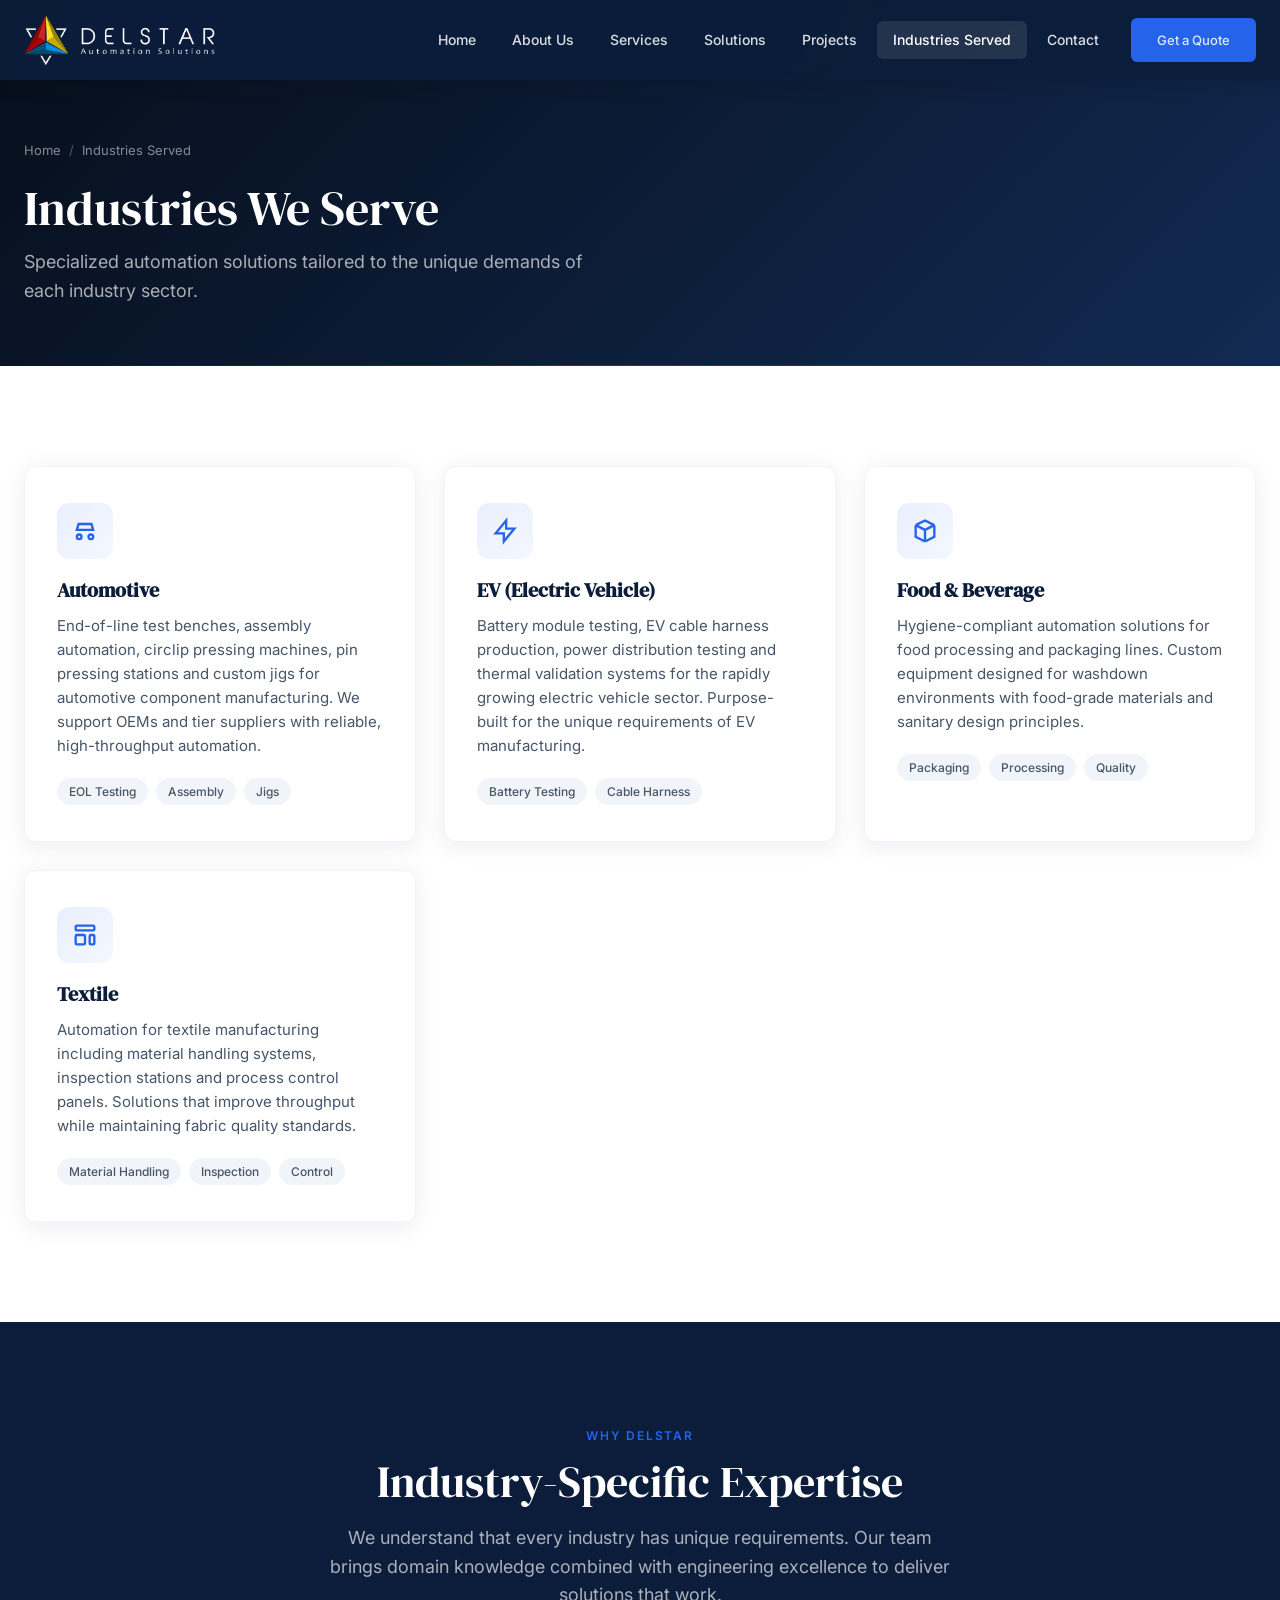
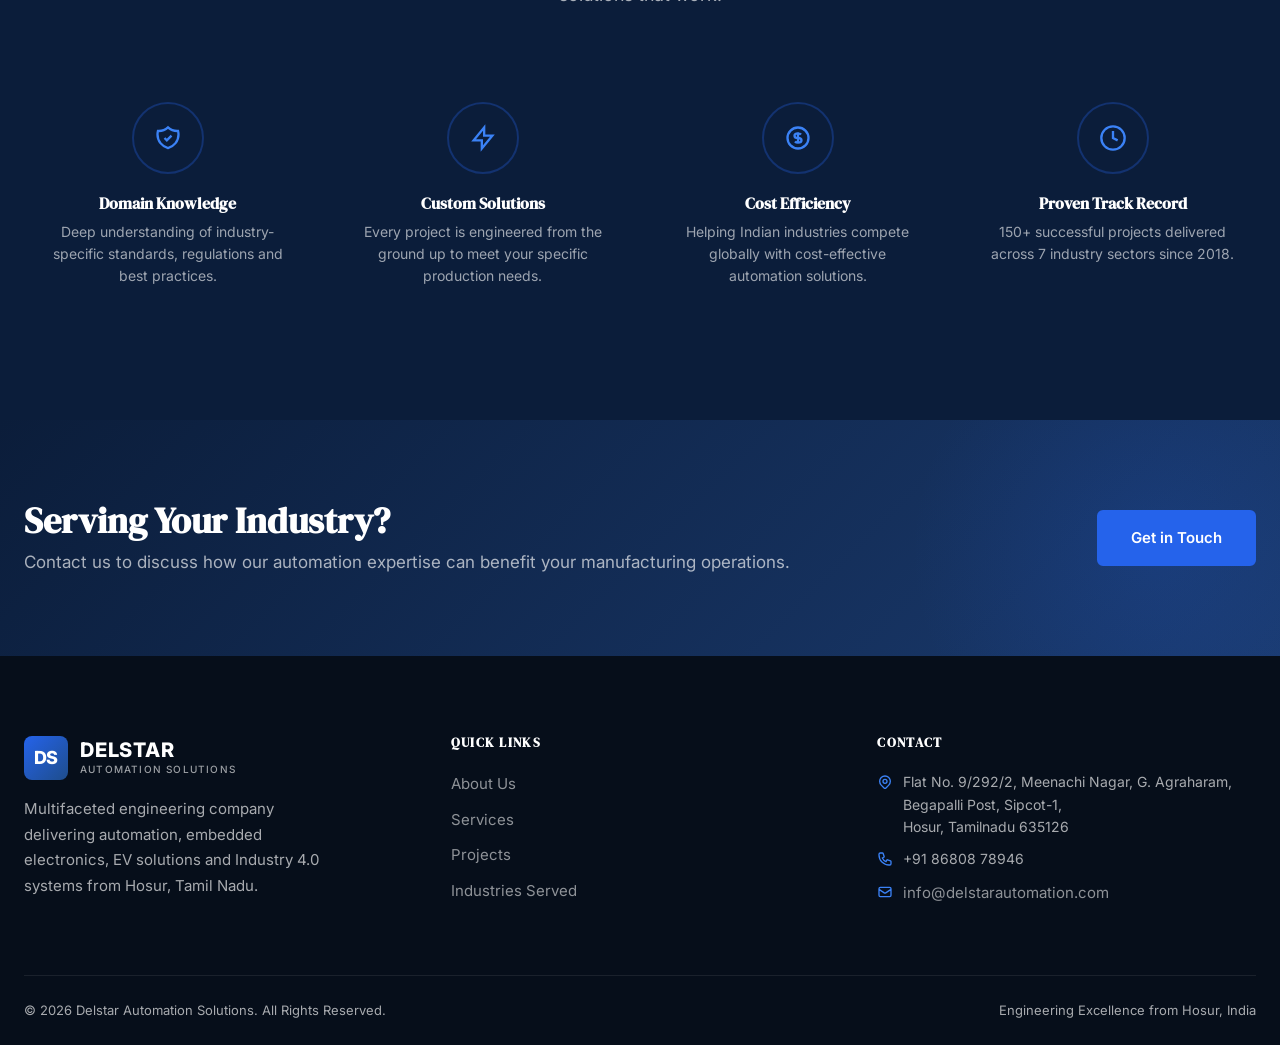
<file: industries.html>
<!DOCTYPE html>
<html lang="en">
<head>
  <meta charset="UTF-8">
  <meta name="viewport" content="width=device-width, initial-scale=1.0">
  <meta name="description" content="Industries served by Delstar Automation Solutions — Automotive, EV, Pharma, Food & Beverage, Textile and Chemical manufacturing automation.">
  <title>Industries Served | Delstar Automation Solutions</title>
  <link rel="preconnect" href="https://fonts.googleapis.com">
  <link rel="preconnect" href="https://fonts.gstatic.com" crossorigin>
  <link href="https://fonts.googleapis.com/css2?family=DM+Serif+Display:ital@0;1&family=Inter:wght@400;500;600;700;800&display=swap" rel="stylesheet">
  <link rel="stylesheet" href="css/styles.css">
  <link rel="canonical" href="https://www.delstarautomation.com/industries.html">

  <link rel="icon" type="image/png" href="images/favicon-96x96.png" sizes="96x96" />
  <link rel="icon" type="image/svg+xml" href="images/favicon.svg" />
  <link rel="shortcut icon" href="images/favicon.ico" />
  <link rel="apple-touch-icon" sizes="180x180" href="images/apple-touch-icon.png" />

</head>
<body class="inner-page">

  <header class="site-header">
    <div class="container header-inner">

      <a href="index.html" class="logo">
         <img src="images/Delstar-logo-white.png" alt="DELSTAR" width="200" height="auto">
        <!--<div class="logo-text">
          <span class="brand">DELSTAR</span>
          <span class="tagline">Automation Solutions</span>
        </div>-->
      </a>


      <nav class="main-nav">
        <a href="index.html">Home</a>
        <a href="about.html">About Us</a>
        <a href="services.html">Services</a>
        <a href="solutions.html">Solutions</a>
        <a href="projects.html">Projects</a>
        <a href="industries.html" class="active">Industries Served</a>
        <a href="contact.html">Contact</a>
        <div class="nav-cta"><a href="contact.html" class="btn btn-primary">Get a Quote</a></div>
      </nav>
      <button class="menu-toggle" aria-label="Toggle menu"><span></span><span></span><span></span></button>
    </div>
  </header>

  <section class="page-hero">
    <div class="container">
      <div class="breadcrumb reveal"><a href="index.html">Home</a> <span>/</span> Industries Served</div>
      <h1 class="reveal">Industries We Serve</h1>
      <p class="reveal">Specialized automation solutions tailored to the unique demands of each industry sector.</p>
    </div>
  </section>

  <section>
    <div class="container">
      <div class="cards-grid stagger-children">
        <div class="card">
          <div class="card-icon"><svg viewBox="0 0 24 24" fill="none" stroke="currentColor" stroke-width="2"><path d="M7 17m-2 0a2 2 0 104 0 2 2 0 10-4 0M17 17m-2 0a2 2 0 104 0 2 2 0 10-4 0M5 11h14l-1.5-5H6.5L5 11z"/></svg></div>
          <h3>Automotive</h3>
          <p>End-of-line test benches, assembly automation, circlip pressing machines, pin pressing stations and custom jigs for automotive component manufacturing. We support OEMs and tier suppliers with reliable, high-throughput automation.</p>
          <div class="solution-tags" style="margin-top:16px;"><span class="tag">EOL Testing</span><span class="tag">Assembly</span><span class="tag">Jigs</span></div>
        </div>
        <div class="card">
          <div class="card-icon"><svg viewBox="0 0 24 24" fill="none" stroke="currentColor" stroke-width="2"><path d="M13 10V3L4 14h7v7l9-11h-7z"/></svg></div>
          <h3>EV (Electric Vehicle)</h3>
          <p>Battery module testing, EV cable harness production, power distribution testing and thermal validation systems for the rapidly growing electric vehicle sector. Purpose-built for the unique requirements of EV manufacturing.</p>
          <div class="solution-tags" style="margin-top:16px;"><span class="tag">Battery Testing</span><span class="tag">Cable Harness</span></div>
        </div>
<!--
        <div class="card">
          <div class="card-icon"><svg viewBox="0 0 24 24" fill="none" stroke="currentColor" stroke-width="2"><path d="M19.428 15.428a2 2 0 00-1.022-.547l-2.387-.477a6 6 0 00-3.86.517l-.318.158a6 6 0 01-3.86.517L6.05 15.21a2 2 0 00-1.806.547M8 4h8l-1 1v5.172a2 2 0 00.586 1.414l5 5c1.26 1.26.367 3.414-1.415 3.414H4.828c-1.782 0-2.674-2.154-1.414-3.414l5-5A2 2 0 009 10.172V5L8 4z"/></svg></div>
          <h3>Pharma</h3>
          <p>Precision inspection jigs, packaging automation and quality control systems designed for pharmaceutical manufacturing environments. Compliance-focused solutions with traceability and documentation support.</p>
          <div class="solution-tags" style="margin-top:16px;"><span class="tag">Inspection</span><span class="tag">Quality Control</span><span class="tag">Packaging</span></div>
        </div>
-->
        <div class="card">
          <div class="card-icon"><svg viewBox="0 0 24 24" fill="none" stroke="currentColor" stroke-width="2"><path d="M20 7l-8-4-8 4m16 0l-8 4m8-4v10l-8 4m0-10L4 7m8 4v10M4 7v10l8 4"/></svg></div>
          <h3>Food & Beverage</h3>
          <p>Hygiene-compliant automation solutions for food processing and packaging lines. Custom equipment designed for washdown environments with food-grade materials and sanitary design principles.</p>
          <div class="solution-tags" style="margin-top:16px;"><span class="tag">Packaging</span><span class="tag">Processing</span><span class="tag">Quality</span></div>
        </div>
        <div class="card">
          <div class="card-icon"><svg viewBox="0 0 24 24" fill="none" stroke="currentColor" stroke-width="2"><path d="M4 5a1 1 0 011-1h14a1 1 0 011 1v2a1 1 0 01-1 1H5a1 1 0 01-1-1V5zM4 13a1 1 0 011-1h6a1 1 0 011 1v6a1 1 0 01-1 1H5a1 1 0 01-1-1v-6zM16 13a1 1 0 011-1h2a1 1 0 011 1v6a1 1 0 01-1 1h-2a1 1 0 01-1-1v-6z"/></svg></div>
          <h3>Textile</h3>
          <p>Automation for textile manufacturing including material handling systems, inspection stations and process control panels. Solutions that improve throughput while maintaining fabric quality standards.</p>
          <div class="solution-tags" style="margin-top:16px;"><span class="tag">Material Handling</span><span class="tag">Inspection</span><span class="tag">Control</span></div>
        </div>
<!--
        <div class="card">
          <div class="card-icon"><svg viewBox="0 0 24 24" fill="none" stroke="currentColor" stroke-width="2"><path d="M19.428 15.428a2 2 0 00-1.022-.547l-2.387-.477a6 6 0 00-3.86.517l-.318.158a6 6 0 01-3.86.517L6.05 15.21a2 2 0 00-1.806.547M8 4h8l-1 1v5.172a2 2 0 00.586 1.414l5 5c1.26 1.26.367 3.414-1.415 3.414H4.828c-1.782 0-2.674-2.154-1.414-3.414l5-5A2 2 0 009 10.172V5L8 4z"/></svg></div>
          <h3>Chemical</h3>
          <p>Process automation and control systems for chemical manufacturing with emphasis on safety, precision dosing and environmental monitoring. Robust equipment designed for hazardous and corrosive environments.</p>
          <div class="solution-tags" style="margin-top:16px;"><span class="tag">Process Control</span><span class="tag">Safety</span><span class="tag">Monitoring</span></div>
        </div>
-->
      </div>
    </div>
  </section>

  <section class="bg-dark">
    <div class="container">
      <div class="section-header center reveal">
        <span class="section-label">Why Delstar</span>
        <h2 class="section-title">Industry-Specific Expertise</h2>
        <p class="section-subtitle">We understand that every industry has unique requirements. Our team brings domain knowledge combined with engineering excellence to deliver solutions that work.</p>
      </div>
      <div class="values-grid stagger-children">
        <div class="value-item">
          <div class="value-icon"><svg width="28" height="28" viewBox="0 0 24 24" fill="none" stroke="currentColor" stroke-width="2"><path d="M9 12l2 2 4-4m5.618-4.016A11.955 11.955 0 0112 2.944a11.955 11.955 0 01-8.618 3.04A12.02 12.02 0 003 9c0 5.591 3.824 10.29 9 11.622 5.176-1.332 9-6.03 9-11.622 0-1.042-.133-2.052-.382-3.016z"/></svg></div>
          <h4>Domain Knowledge</h4>
          <p>Deep understanding of industry-specific standards, regulations and best practices.</p>
        </div>
        <div class="value-item">
          <div class="value-icon"><svg width="28" height="28" viewBox="0 0 24 24" fill="none" stroke="currentColor" stroke-width="2"><path d="M13 10V3L4 14h7v7l9-11h-7z"/></svg></div>
          <h4>Custom Solutions</h4>
          <p>Every project is engineered from the ground up to meet your specific production needs.</p>
        </div>
        <div class="value-item">
          <div class="value-icon"><svg width="28" height="28" viewBox="0 0 24 24" fill="none" stroke="currentColor" stroke-width="2"><path d="M12 8c-1.657 0-3 .895-3 2s1.343 2 3 2 3 .895 3 2-1.343 2-3 2m0-8c1.11 0 2.08.402 2.599 1M12 8V7m0 1v8m0 0v1m0-1c-1.11 0-2.08-.402-2.599-1M21 12a9 9 0 11-18 0 9 9 0 0118 0z"/></svg></div>
          <h4>Cost Efficiency</h4>
          <p>Helping Indian industries compete globally with cost-effective automation solutions.</p>
        </div>
        <div class="value-item">
          <div class="value-icon"><svg width="28" height="28" viewBox="0 0 24 24" fill="none" stroke="currentColor" stroke-width="2"><circle cx="12" cy="12" r="10"/><path d="M12 6v6l4 2"/></svg></div>
          <h4>Proven Track Record</h4>
          <p>150+ successful projects delivered across 7 industry sectors since 2018.</p>
        </div>
      </div>
    </div>
  </section>

  <section class="cta-banner">
    <div class="container cta-inner reveal">
      <div><h2>Serving Your Industry?</h2><p>Contact us to discuss how our automation expertise can benefit your manufacturing operations.</p></div>
      <a href="contact.html" class="btn btn-primary">Get in Touch</a>
    </div>
  </section>

  <footer class="site-footer">
    <div class="container">
      <div class="footer-grid">
        <div class="footer-brand"><a href="index.html" class="logo"><div class="logo-mark">DS</div><div class="logo-text"><span class="brand">DELSTAR</span><span class="tagline">Automation Solutions</span></div></a><p>Multifaceted engineering company delivering automation, embedded electronics, EV solutions and Industry 4.0 systems from Hosur, Tamil Nadu.</p></div>
        <div class="footer-col"><h4>Quick Links</h4><ul><li><a href="about.html">About Us</a></li><li><a href="services.html">Services</a></li><li><a href="projects.html">Projects</a></li><li><a href="industries.html">Industries Served</a></li></ul></div>
        <div class="footer-col"><h4>Contact</h4><ul class="footer-contact"><li><svg viewBox="0 0 24 24" fill="none" stroke="currentColor" stroke-width="2"><path d="M17.657 16.657L13.414 20.9a1.998 1.998 0 01-2.827 0l-4.244-4.243a8 8 0 1111.314 0z"/><path d="M15 11a3 3 0 11-6 0 3 3 0 016 0z"/></svg><span>Flat No. 9/292/2, Meenachi Nagar, G. Agraharam, Begapalli Post, Sipcot-1, <br>Hosur, Tamilnadu 635126</span></li><li><svg viewBox="0 0 24 24" fill="none" stroke="currentColor" stroke-width="2"><path d="M3 5a2 2 0 012-2h3.28a1 1 0 01.948.684l1.498 4.493a1 1 0 01-.502 1.21l-2.257 1.13a11.042 11.042 0 005.516 5.516l1.13-2.257a1 1 0 011.21-.502l4.493 1.498a1 1 0 01.684.949V19a2 2 0 01-2 2h-1C9.716 21 3 14.284 3 6V5z"/></svg><span>+91 86808 78946</span></li><li><svg viewBox="0 0 24 24" fill="none" stroke="currentColor" stroke-width="2"><path d="M3 8l7.89 5.26a2 2 0 002.22 0L21 8M5 19h14a2 2 0 002-2V7a2 2 0 00-2-2H5a2 2 0 00-2 2v10a2 2 0 002 2z"/></svg><span><a href="mailto:info@delstarautomation.com">info@delstarautomation.com</a></span></li></ul></div>
      </div>
      <div class="footer-bottom"><span>&copy; 2026 Delstar Automation Solutions. All Rights Reserved.</span><span>Engineering Excellence from Hosur, India</span></div>
    </div>
  </footer>
  <script src="js/main.js"></script>
</body>
</html>
</file>
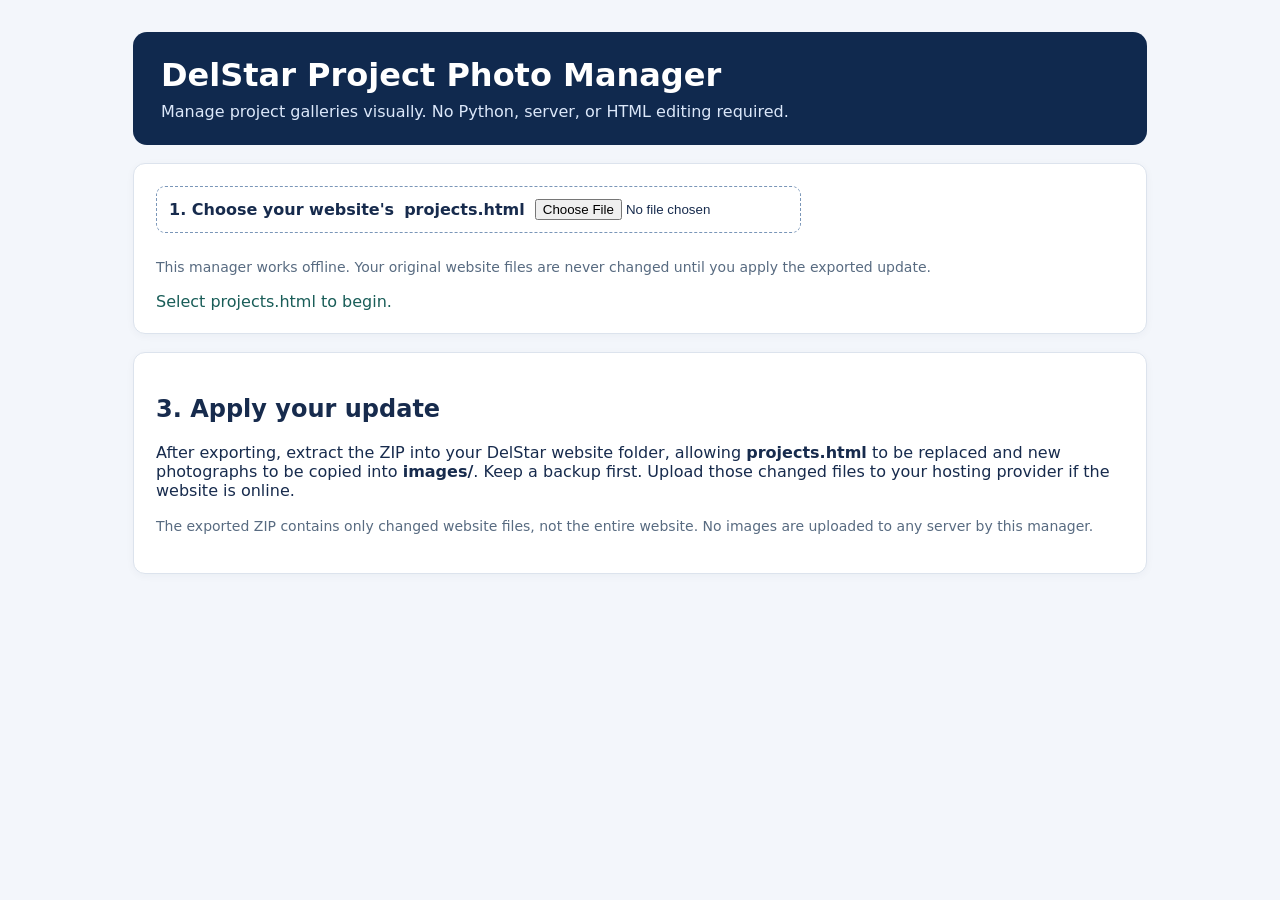
<file: photo-manager.html>
<!doctype html><html lang="en"><head><meta charset="utf-8"><meta name="viewport" content="width=device-width,initial-scale=1"><title>DelStar | Project Photo Manager</title><link rel="stylesheet" href="css/photo-manager.css"></head><body><main><header><h1>DelStar Project Photo Manager</h1><p>Manage project galleries visually. No Python, server, or HTML editing required.</p></header><section class="panel"><label class="filelabel">1. Choose your website's <strong>projects.html</strong> <input id="htmlFile" type="file" accept=".html,text/html"></label><p class="hint">This manager works offline. Your original website files are never changed until you apply the exported update.</p><div id="status" role="status">Select projects.html to begin.</div></section><section class="panel" id="editor" hidden><label for="projectSelect">2. Select a project</label><select id="projectSelect"></select><div class="toolbar"><label class="filelabel">Add photographs <input id="addPhotos" type="file" accept="image/jpeg,image/png,image/webp,image/gif" multiple></label><button id="saveZip" class="primary">Export website update ZIP</button></div><p class="hint">Use the arrow buttons to reorder. Remove hides a photo from this gallery; it does not delete the original image file. First photo becomes the project tile cover.</p><div id="photos" class="photos"></div></section><section class="panel"><h2>3. Apply your update</h2><p>After exporting, extract the ZIP into your DelStar website folder, allowing <strong>projects.html</strong> to be replaced and new photographs to be copied into <strong>images/</strong>. Keep a backup first. Upload those changed files to your hosting provider if the website is online.</p><p class="hint">The exported ZIP contains only changed website files, not the entire website. No images are uploaded to any server by this manager.</p></section></main><script src="js/photo-manager.js"></script></body></html>
</file>
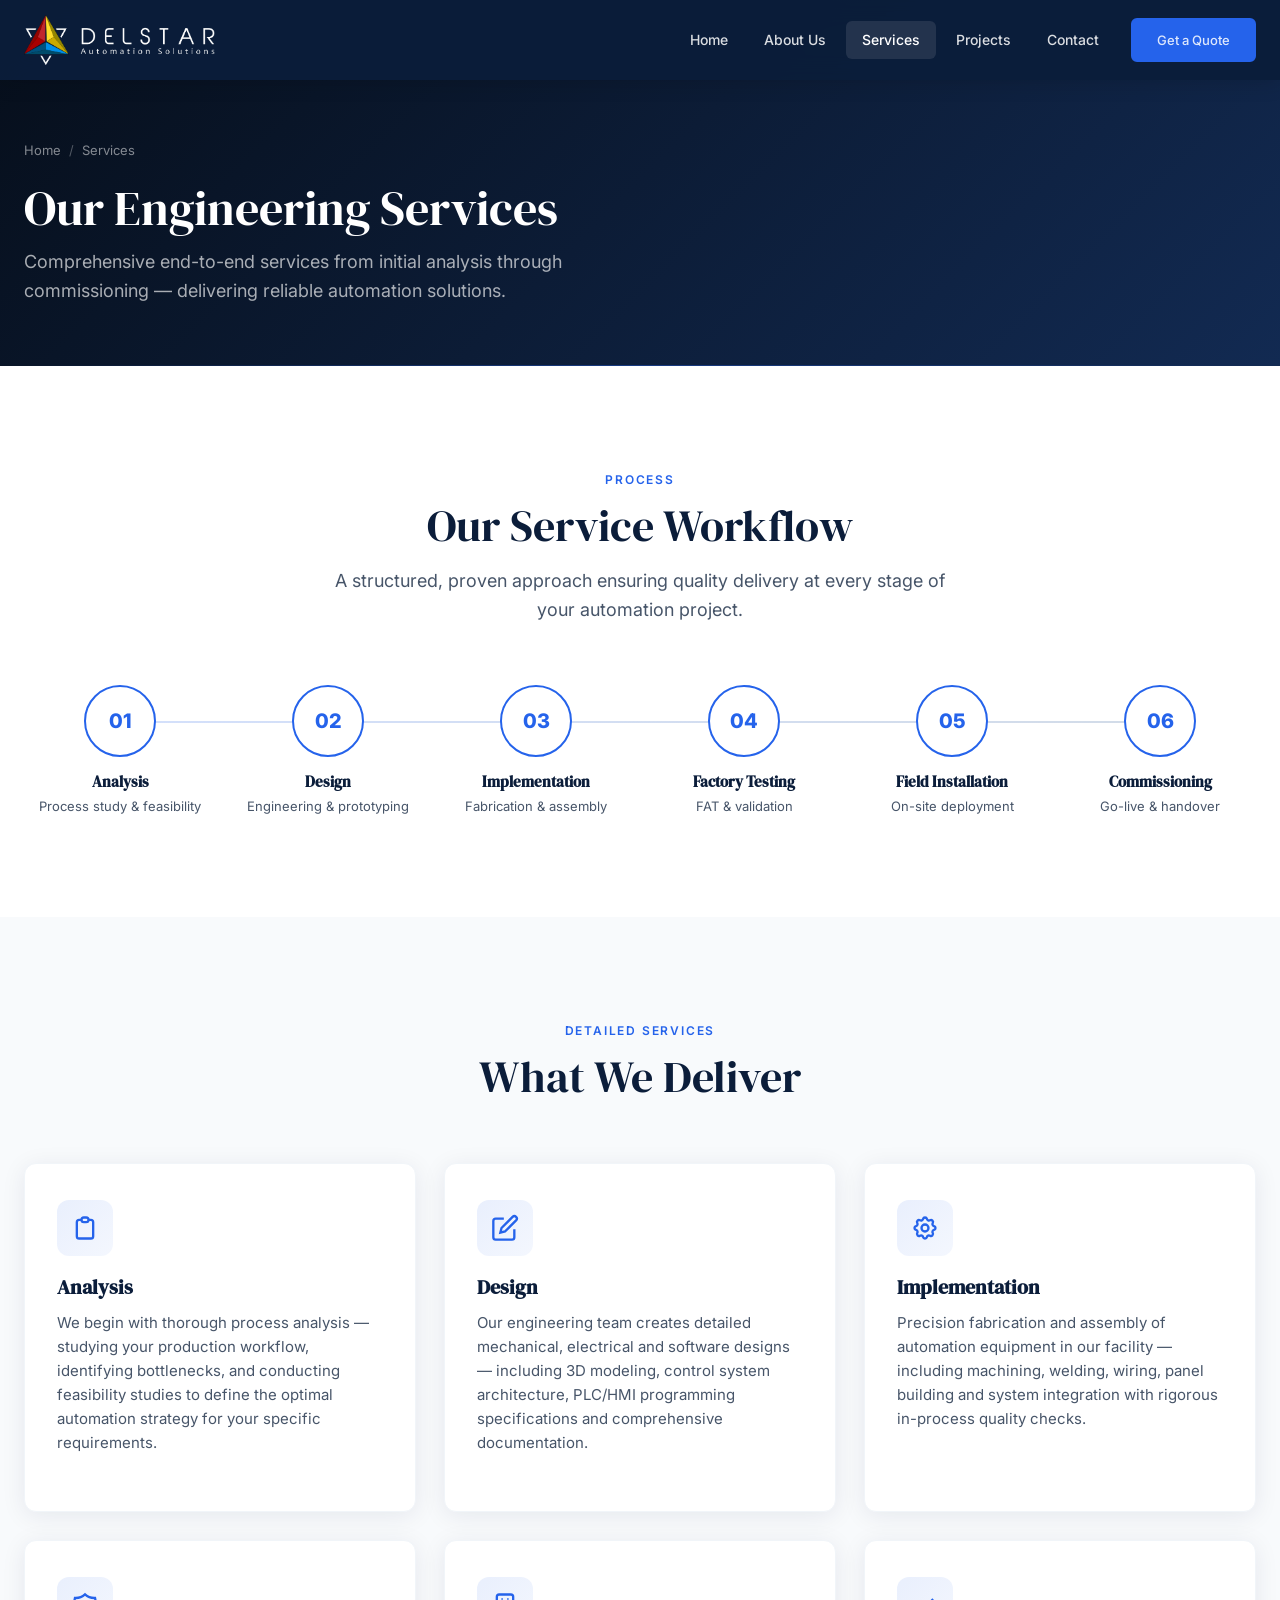
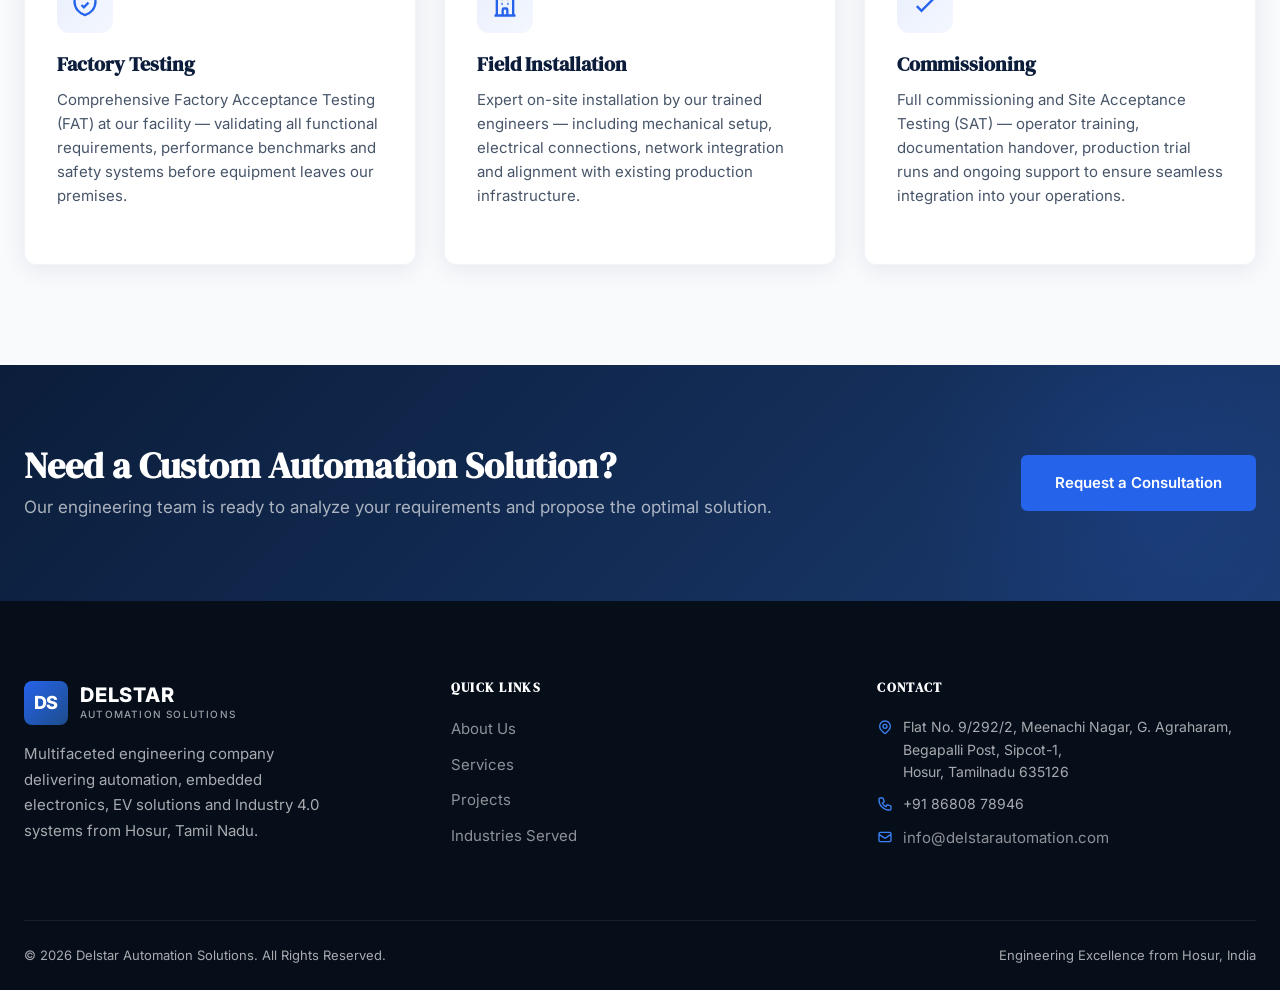
<file: services.html>
<!DOCTYPE html>
<html lang="en">
<head>
  <meta charset="UTF-8">
  <meta name="viewport" content="width=device-width, initial-scale=1.0">
  <meta name="description" content="Delstar Automation Services — Analysis, Design, Implementation, Factory Testing, Field Installation and Commissioning for industrial automation projects.">
  <title>Services | Delstar Automation Solutions</title>
  <link rel="preconnect" href="https://fonts.googleapis.com">
  <link rel="preconnect" href="https://fonts.gstatic.com" crossorigin>
  <link href="https://fonts.googleapis.com/css2?family=DM+Serif+Display:ital@0;1&family=Inter:wght@400;500;600;700;800&display=swap" rel="stylesheet">
  <link rel="stylesheet" href="css/styles.css">
  <link rel="canonical" href="https://www.delstarautomation.com/services.html">
  <link rel="icon" type="image/png" href="images/favicon-96x96.png" sizes="96x96" />
  <link rel="icon" type="image/svg+xml" href="images/favicon.svg" />
  <link rel="shortcut icon" href="images/favicon.ico" />
  <link rel="apple-touch-icon" sizes="180x180" href="images/apple-touch-icon.png" />

</head>
<body class="inner-page">

  <header class="site-header">
    <div class="container header-inner">

      <a href="index.html" class="logo">
         <img src="images/Delstar-logo-white.png" alt="DELSTAR" width="200" height="auto">
        <!--<div class="logo-text">
          <span class="brand">DELSTAR</span>
          <span class="tagline">Automation Solutions</span>
        </div>-->
      </a>
      

      <nav class="main-nav">
        <a href="index.html">Home</a>
        <a href="about.html">About Us</a>
        <a href="services.html" class="active">Services</a>
        <!--<a href="solutions.html">Solutions</a>-->
        <a href="projects.html">Projects</a>
        <!--<a href="industries.html">Industries Served</a>-->
        <a href="contact.html">Contact</a>
        <div class="nav-cta"><a href="contact.html" class="btn btn-primary">Get a Quote</a></div>
      </nav>
      <button class="menu-toggle" aria-label="Toggle menu"><span></span><span></span><span></span></button>
    </div>
  </header>

  <section class="page-hero">
    <div class="container">
      <div class="breadcrumb reveal"><a href="index.html">Home</a> <span>/</span> Services</div>
      <h1 class="reveal">Our Engineering Services</h1>
      <p class="reveal">Comprehensive end-to-end services from initial analysis through commissioning — delivering reliable automation solutions.</p>
    </div>
  </section>

  <section>
    <div class="container">
      <div class="section-header center reveal">
        <span class="section-label">Process</span>
        <h2 class="section-title">Our Service Workflow</h2>
        <p class="section-subtitle">A structured, proven approach ensuring quality delivery at every stage of your automation project.</p>
      </div>
      <div class="process-steps stagger-children">
        <div class="process-step">
          <div class="step-num">01</div>
          <h4>Analysis</h4>
          <p>Process study & feasibility</p>
        </div>
        <div class="process-step">
          <div class="step-num">02</div>
          <h4>Design</h4>
          <p>Engineering & prototyping</p>
        </div>
        <div class="process-step">
          <div class="step-num">03</div>
          <h4>Implementation</h4>
          <p>Fabrication & assembly</p>
        </div>
        <div class="process-step">
          <div class="step-num">04</div>
          <h4>Factory Testing</h4>
          <p>FAT & validation</p>
        </div>
        <div class="process-step">
          <div class="step-num">05</div>
          <h4>Field Installation</h4>
          <p>On-site deployment</p>
        </div>
        <div class="process-step">
          <div class="step-num">06</div>
          <h4>Commissioning</h4>
          <p>Go-live & handover</p>
        </div>
      </div>
    </div>
  </section>

  <section class="bg-light">
    <div class="container">
      <div class="section-header center reveal">
        <span class="section-label">Detailed Services</span>
        <h2 class="section-title">What We Deliver</h2>
      </div>
      <div class="cards-grid stagger-children">
        <div class="card">
          <div class="card-icon"><svg viewBox="0 0 24 24" fill="none" stroke="currentColor" stroke-width="2"><path d="M9 5H7a2 2 0 00-2 2v12a2 2 0 002 2h10a2 2 0 002-2V7a2 2 0 00-2-2h-2M9 5a2 2 0 002 2h2a2 2 0 002-2M9 5a2 2 0 012-2h2a2 2 0 012 2"/></svg></div>
          <h3>Analysis</h3>
          <p>We begin with thorough process analysis — studying your production workflow, identifying bottlenecks, and conducting feasibility studies to define the optimal automation strategy for your specific requirements.</p>
        </div>
        <div class="card">
          <div class="card-icon"><svg viewBox="0 0 24 24" fill="none" stroke="currentColor" stroke-width="2"><path d="M11 4H4a2 2 0 00-2 2v14a2 2 0 002 2h14a2 2 0 002-2v-7"/><path d="M18.5 2.5a2.121 2.121 0 013 3L12 15l-4 1 1-4 9.5-9.5z"/></svg></div>
          <h3>Design</h3>
          <p>Our engineering team creates detailed mechanical, electrical and software designs — including 3D modeling, control system architecture, PLC/HMI programming specifications and comprehensive documentation.</p>
        </div>
        <div class="card">
          <div class="card-icon"><svg viewBox="0 0 24 24" fill="none" stroke="currentColor" stroke-width="2"><path d="M10.325 4.317c.426-1.756 2.924-1.756 3.35 0a1.724 1.724 0 002.573 1.066c1.543-.94 3.31.826 2.37 2.37a1.724 1.724 0 001.066 2.573c1.756.426 1.756 2.924 0 3.35a1.724 1.724 0 00-1.066 2.573c.94 1.543-.826 3.31-2.37 2.37a1.724 1.724 0 00-2.573 1.066c-.426 1.756-2.924 1.756-3.35 0a1.724 1.724 0 00-2.573-1.066c-1.543.94-3.31-.826-2.37-2.37a1.724 1.724 0 00-1.066-2.573c-1.756-.426-1.756-2.924 0-3.35a1.724 1.724 0 001.066-2.573c-.94-1.543.826-3.31 2.37-2.37.996.608 2.296.07 2.572-1.065z"/><circle cx="12" cy="12" r="3"/></svg></div>
          <h3>Implementation</h3>
          <p>Precision fabrication and assembly of automation equipment in our facility — including machining, welding, wiring, panel building and system integration with rigorous in-process quality checks.</p>
        </div>
        <div class="card">
          <div class="card-icon"><svg viewBox="0 0 24 24" fill="none" stroke="currentColor" stroke-width="2"><path d="M9 12l2 2 4-4m5.618-4.016A11.955 11.955 0 0112 2.944a11.955 11.955 0 01-8.618 3.04A12.02 12.02 0 003 9c0 5.591 3.824 10.29 9 11.622 5.176-1.332 9-6.03 9-11.622 0-1.042-.133-2.052-.382-3.016z"/></svg></div>
          <h3>Factory Testing</h3>
          <p>Comprehensive Factory Acceptance Testing (FAT) at our facility — validating all functional requirements, performance benchmarks and safety systems before equipment leaves our premises.</p>
        </div>
        <div class="card">
          <div class="card-icon"><svg viewBox="0 0 24 24" fill="none" stroke="currentColor" stroke-width="2"><path d="M19 21V5a2 2 0 00-2-2H7a2 2 0 00-2 2v16m14 0h2m-2 0h-5m-9 0H3m2 0h5M9 7h1m-1 4h1m4-4h1m-1 4h1m-5 10v-5a1 1 0 011-1h2a1 1 0 011 1v5m-4 0h4"/></svg></div>
          <h3>Field Installation</h3>
          <p>Expert on-site installation by our trained engineers — including mechanical setup, electrical connections, network integration and alignment with existing production infrastructure.</p>
        </div>
        <div class="card">
          <div class="card-icon"><svg viewBox="0 0 24 24" fill="none" stroke="currentColor" stroke-width="2"><path d="M5 13l4 4L19 7"/></svg></div>
          <h3>Commissioning</h3>
          <p>Full commissioning and Site Acceptance Testing (SAT) — operator training, documentation handover, production trial runs and ongoing support to ensure seamless integration into your operations.</p>
        </div>
      </div>
    </div>
  </section>

  <section class="cta-banner">
    <div class="container cta-inner reveal">
      <div><h2>Need a Custom Automation Solution?</h2><p>Our engineering team is ready to analyze your requirements and propose the optimal solution.</p></div>
      <a href="contact.html" class="btn btn-primary">Request a Consultation</a>
    </div>
  </section>

  <footer class="site-footer">
    <div class="container">
      <div class="footer-grid">
        <div class="footer-brand"><a href="index.html" class="logo"><div class="logo-mark">DS</div><div class="logo-text"><span class="brand">DELSTAR</span><span class="tagline">Automation Solutions</span></div></a><p>Multifaceted engineering company delivering automation, embedded electronics, EV solutions and Industry 4.0 systems from Hosur, Tamil Nadu.</p></div>
        <div class="footer-col"><h4>Quick Links</h4><ul><li><a href="about.html">About Us</a></li><li><a href="services.html">Services</a></li><li><a href="projects.html">Projects</a></li><li><a href="industries.html">Industries Served</a></li></ul></div>
        <div class="footer-col"><h4>Contact</h4><ul class="footer-contact"><li><svg viewBox="0 0 24 24" fill="none" stroke="currentColor" stroke-width="2"><path d="M17.657 16.657L13.414 20.9a1.998 1.998 0 01-2.827 0l-4.244-4.243a8 8 0 1111.314 0z"/><path d="M15 11a3 3 0 11-6 0 3 3 0 016 0z"/></svg><span>Flat No. 9/292/2, Meenachi Nagar, G. Agraharam, Begapalli Post, Sipcot-1, <br>Hosur, Tamilnadu 635126</span></li><li><svg viewBox="0 0 24 24" fill="none" stroke="currentColor" stroke-width="2"><path d="M3 5a2 2 0 012-2h3.28a1 1 0 01.948.684l1.498 4.493a1 1 0 01-.502 1.21l-2.257 1.13a11.042 11.042 0 005.516 5.516l1.13-2.257a1 1 0 011.21-.502l4.493 1.498a1 1 0 01.684.949V19a2 2 0 01-2 2h-1C9.716 21 3 14.284 3 6V5z"/></svg><span>+91 86808 78946</span></li><li><svg viewBox="0 0 24 24" fill="none" stroke="currentColor" stroke-width="2"><path d="M3 8l7.89 5.26a2 2 0 002.22 0L21 8M5 19h14a2 2 0 002-2V7a2 2 0 00-2-2H5a2 2 0 00-2 2v10a2 2 0 002 2z"/></svg><span><a href="mailto:info@delstarautomation.com">info@delstarautomation.com</a></span></li></ul></div>
      </div>
      <div class="footer-bottom"><span>&copy; 2026 Delstar Automation Solutions. All Rights Reserved.</span><span>Engineering Excellence from Hosur, India</span></div>
    </div>
  </footer>
  <script src="js/main.js"></script>
</body>
</html>
</file>
<file: css/styles.css>
/* ============================================================
   DELSTAR AUTOMATION SOLUTIONS — Premium Industrial Theme
   ============================================================ */

:root {
  --navy-950: #060e1a;
  --navy-900: #0b1d3a;
  --navy-800: #122a52;
  --navy-700: #1a3a6e;
  --navy-600: #1e4d8c;
  --blue-accent: #2563eb;
  --blue-light: #3b82f6;
  --blue-glow: rgba(37, 99, 235, 0.25);
  --white: #ffffff;
  --gray-50: #f8fafc;
  --gray-100: #f1f5f9;
  --gray-200: #e2e8f0;
  --gray-400: #94a3b8;
  --gray-600: #475569;
  --gray-800: #1e293b;
  --gold: #c9a227;
  --font-display: "Roboto", 'DM Serif Display', Georgia, serif;
  --font-body: "Roboto", 'Inter', system-ui, -apple-system, sans-serif;
  --header-h: 80px;
  --transition: 0.35s cubic-bezier(0.4, 0, 0.2, 1);
  --shadow-card: 0 4px 24px rgba(11, 29, 58, 0.08);
  --shadow-lg: 0 20px 60px rgba(11, 29, 58, 0.15);
  --radius: 12px;
  --radius-lg: 20px;
  --container: 1280px;
}

*, *::before, *::after { box-sizing: border-box; margin: 0; padding: 0; }

html {
  scroll-behavior: smooth;
  font-size: 16px;
}

body {
  font-family: var(--font-body);
  color: var(--gray-800);
  background: var(--white);
  line-height: 1.6;
  overflow-x: hidden;
  -webkit-font-smoothing: antialiased;
}

img { max-width: 100%; height: auto; display: block; }
a { text-decoration: none; color: inherit; transition: color var(--transition); }
ul { list-style: none; }

.container {
  width: 100%;
  max-width: var(--container);
  margin: 0 auto;
  padding: 0 24px;
}

/* ── Typography ── */
h1, h2, h3, h4, h5 {
  font-family: var(--font-display);
  font-weight: 700;
  line-height: 1.15;
  color: var(--navy-900);
}

.section-label {
  display: inline-block;
  font-size: 0.75rem;
  font-weight: 600;
  letter-spacing: 0.15em;
  text-transform: uppercase;
  color: var(--blue-accent);
  margin-bottom: 12px;
}

.section-title {
  font-family: var(--font-display);
  font-size: clamp(1.75rem, 4vw, 2.75rem);
  margin-bottom: 16px;
  font-weight: 400;
}

.section-subtitle {
  font-size: 1.125rem;
  color: var(--gray-600);
  max-width: 640px;
}

/* ── Buttons ── */
.btn {
  display: inline-flex;
  align-items: center;
  gap: 8px;
  padding: 14px 32px;
  font-size: 0.9375rem;
  font-weight: 600;
  border-radius: 6px;
  border: 2px solid transparent;
  cursor: pointer;
  transition: all var(--transition);
  font-family: inherit;
}

.btn-primary {
  background: var(--blue-accent);
  color: var(--white);
  border-color: var(--blue-accent);
}

.btn-primary:hover {
  background: var(--navy-700);
  border-color: var(--navy-700);
  transform: translateY(-2px);
  box-shadow: 0 8px 24px var(--blue-glow);
}

.btn-outline {
  background: transparent;
  color: var(--white);
  border-color: rgba(255,255,255,0.5);
}

.btn-outline:hover {
  background: var(--white);
  color: var(--navy-900);
  border-color: var(--white);
}

.btn-outline-dark {
  background: transparent;
  color: var(--navy-900);
  border-color: var(--navy-900);
}

.btn-outline-dark:hover {
  background: var(--navy-900);
  color: var(--white);
}

/* ── Header ── */
.site-header {
  position: fixed;
  top: 0;
  left: 0;
  right: 0;
  z-index: 1000;
  height: var(--header-h);
  background: transparent;
  transition: background var(--transition), box-shadow var(--transition);
}

.site-header.scrolled {
  background: rgba(11, 29, 58, 0.97);
  backdrop-filter: blur(12px);
  box-shadow: 0 2px 20px rgba(0,0,0,0.15);
}

/* Inner pages: solid header from load */
body.inner-page .site-header {
  background: rgba(11, 29, 58, 0.97);
  backdrop-filter: blur(12px);
  box-shadow: 0 2px 20px rgba(0,0,0,0.15);
}

.header-inner {
  display: flex;
  align-items: center;
  justify-content: space-between;
  height: var(--header-h);
}

.logo {
  display: flex;
  align-items: center;
  gap: 12px;
}

.logo-mark {
  width: 44px;
  height: 44px;
  background: linear-gradient(135deg, var(--blue-accent), var(--navy-600));
  border-radius: 8px;
  display: flex;
  align-items: center;
  justify-content: center;
  font-weight: 800;
  font-size: 1.125rem;
  color: var(--white);
  letter-spacing: -0.02em;
}

.logo-text {
  display: flex;
  flex-direction: column;
}

.logo-text .brand {
  font-size: 1.125rem;
  font-weight: 800;
  color: var(--white);
  letter-spacing: 0.04em;
  line-height: 1.1;
}

.logo-text .tagline {
  font-size: 0.625rem;
  font-weight: 500;
  color: rgba(255,255,255,0.6);
  letter-spacing: 0.12em;
  text-transform: uppercase;
}

.main-nav {
  display: flex;
  align-items: center;
  gap: 4px;
}

.main-nav a {
  padding: 8px 16px;
  font-size: 0.875rem;
  font-weight: 500;
  color: rgba(255,255,255,0.85);
  border-radius: 6px;
  transition: all var(--transition);
}

.main-nav a:hover,
.main-nav a.active {
  color: var(--white);
  background: rgba(255,255,255,0.1);
}

.nav-cta {
  margin-left: 12px;
}

.nav-cta .btn {
  padding: 10px 24px;
  font-size: 0.8125rem;
}

.menu-toggle {
  display: none;
  flex-direction: column;
  gap: 5px;
  background: none;
  border: none;
  cursor: pointer;
  padding: 8px;
}

.menu-toggle span {
  display: block;
  width: 24px;
  height: 2px;
  background: var(--white);
  transition: all var(--transition);
}

.menu-toggle.active span:nth-child(1) { transform: rotate(45deg) translate(5px, 5px); }
.menu-toggle.active span:nth-child(2) { opacity: 0; }
.menu-toggle.active span:nth-child(3) { transform: rotate(-45deg) translate(5px, -5px); }

/* ── Hero ── */
.hero {
  position: relative;
  min-height: 100vh;
  display: flex;
  align-items: center;
  justify-content: center;
  background: var(--navy-950);
  overflow: hidden;
}

.hero-slider {
  position: absolute;
  inset: 0;
}

.hero-slide {
  position: absolute;
  inset: 0;
  background-image: var(--hero-img);
  background-size: cover;
  background-position: center;
  opacity: 0;
  transition: opacity 1.2s ease;
  display: flex;
  align-items: center;
  justify-content: center;
}

.hero-slide.active {
  opacity: 1;
  z-index: 1;
}

.hero-slide-overlay {
  position: absolute;
  inset: 0;
  background: linear-gradient(135deg, rgba(6,14,26,0.88) 0%, rgba(11,29,58,0.78) 50%, rgba(18,42,82,0.65) 100%);
}

.hero-slide-content {
  position: relative;
  z-index: 2;
  text-align: center;
  padding: calc(var(--header-h) + 80px) 24px 180px;
  max-width: 900px;
}

.hero-slide-content h1 {
  font-family: var(--font-display);
  font-size: clamp(2.25rem, 5.5vw, 4rem);
  color: var(--white);
  margin-bottom: 20px;
  letter-spacing: -0.01em;
  font-weight: 400;
  line-height: 1.2;
}

.hero-slide-content h1 span {
  display: inline-block;
  position: relative;
}

.hero-slide-content h1 span::after {
  content: '';
  position: absolute;
  bottom: 2px;
  left: 0;
  right: 0;
  height: 3px;
  background: var(--blue-accent);
  opacity: 0.6;
}

.hero-slide-content p {
  font-size: clamp(1rem, 2vw, 1.2rem);
  color: rgba(255,255,255,0.75);
  max-width: 640px;
  margin: 0 auto;
  line-height: 1.7;
}

.hero-dots {
  position: absolute;
  bottom: 140px;
  left: 50%;
  transform: translateX(-50%);
  display: flex;
  gap: 10px;
  z-index: 5;
}

.hero-dot {
  width: 10px;
  height: 10px;
  border-radius: 50%;
  border: 2px solid rgba(255,255,255,0.5);
  background: transparent;
  cursor: pointer;
  padding: 0;
  transition: all var(--transition);
}

.hero-dot.active,
.hero-dot:hover {
  background: var(--white);
  border-color: var(--white);
}

.hero-segments {
  position: absolute;
  bottom: 48px;
  left: 50%;
  transform: translateX(-50%);
  display: flex;
  gap: 48px;
  z-index: 5;
}

.hero-segment {
  display: flex;
  flex-direction: column;
  align-items: center;
  gap: 12px;
  color: var(--white);
  transition: transform var(--transition);
}

.hero-segment:hover {
  transform: translateY(-4px);
  color: var(--white);
}

.hero-segment-icon {
  width: 72px;
  height: 72px;
  border-radius: 50%;
  background: rgba(37,99,235,0.25);
  border: 2px solid rgba(37,99,235,0.5);
  display: flex;
  align-items: center;
  justify-content: center;
  color: var(--white);
  position: relative;
  transition: all var(--transition);
}

.hero-segment-icon::before {
  content: '';
  position: absolute;
  inset: -8px;
  border-radius: 50%;
  border: 1px solid rgba(37,99,235,0.2);
  animation: segmentPulse 3s infinite;
}

@keyframes segmentPulse {
  0%, 100% { transform: scale(1); opacity: 0.5; }
  50% { transform: scale(1.08); opacity: 0.2; }
}

.hero-segment:hover .hero-segment-icon {
  background: var(--blue-accent);
  border-color: var(--blue-accent);
}

.hero-segment-icon svg {
  width: 32px;
  height: 32px;
}

.hero-segment span {
  font-size: 0.875rem;
  font-weight: 600;
  letter-spacing: 0.04em;
  text-transform: uppercase;
}

.hero-bg {
  position: absolute;
  inset: 0;
  background:
    linear-gradient(135deg, rgba(6,14,26,0.92) 0%, rgba(11,29,58,0.85) 50%, rgba(18,42,82,0.75) 100%),
    url("data:image/svg+xml,%3Csvg width='60' height='60' viewBox='0 0 60 60' xmlns='http://www.w3.org/2000/svg'%3E%3Cg fill='none' fill-rule='evenodd'%3E%3Cg fill='%232563eb' fill-opacity='0.04'%3E%3Cpath d='M36 34v-4h-2v4h-4v2h4v4h2v-4h4v-2h-4zm0-30V0h-2v4h-4v2h4v4h2V6h4V4h-4zM6 34v-4H4v4H0v2h4v4h2v-4h4v-2H6zM6 4V0H4v4H0v2h4v4h2V6h4V4H6z'/%3E%3C/g%3E%3C/g%3E%3C/svg%3E");
}

.hero-grid-overlay {
  position: absolute;
  inset: 0;
  background-image:
    linear-gradient(rgba(37,99,235,0.03) 1px, transparent 1px),
    linear-gradient(90deg, rgba(37,99,235,0.03) 1px, transparent 1px);
  background-size: 80px 80px;
  mask-image: radial-gradient(ellipse at center, black 30%, transparent 70%);
  z-index: 2;
  pointer-events: none;
}

.hero-accent-line {
  position: absolute;
  bottom: 0;
  left: 0;
  right: 0;
  height: 4px;
  background: linear-gradient(90deg, transparent, var(--blue-accent), transparent);
  z-index: 5;
}

/* ── Purpose Section ── */
.purpose-section {
  padding: 100px 0;
  background: var(--white);
  text-align: center;
  border-bottom: 1px solid var(--gray-100);
}

.purpose-inner {
  max-width: 820px;
  margin: 0 auto;
}

.purpose-inner h2 {
  font-family: var(--font-display);
  font-size: clamp(1.75rem, 4vw, 2.5rem);
  font-weight: 400;
  color: var(--navy-900);
  margin-bottom: 20px;
  line-height: 1.35;
}

.purpose-inner p {
  font-size: 1.125rem;
  color: var(--gray-600);
  line-height: 1.7;
}

/* ── Business Segments ── */
.segments-grid {
  display: grid;
  grid-template-columns: repeat(3, 1fr);
  gap: 28px;
}

.segment-card {
  position: relative;
  border-radius: var(--radius-lg);
  overflow: hidden;
  min-height: 380px;
  display: flex;
  flex-direction: column;
  justify-content: flex-end;
  color: var(--white);
  transition: transform var(--transition);
}

.segment-card:hover {
  transform: translateY(-6px);
  color: var(--white);
}

.segment-card-bg {
  position: absolute;
  inset: 0;
  background-size: cover;
  background-position: center;
  transition: transform 0.6s ease;
}

.segment-card:hover .segment-card-bg {
  transform: scale(1.05);
}

.segment-card-overlay {
  position: absolute;
  inset: 0;
  background: linear-gradient(to top, rgba(6,14,26,0.95) 0%, rgba(11,29,58,0.6) 50%, rgba(11,29,58,0.3) 100%);
}

.segment-card-body {
  position: relative;
  z-index: 1;
  padding: 36px 32px;
}

.segment-card-body h3 {
  font-family: var(--font-display);
  font-size: 1.5rem;
  color: var(--white);
  margin-bottom: 6px;
  font-weight: 400;
}

.segment-tagline {
  font-size: 0.8125rem;
  font-weight: 600;
  text-transform: uppercase;
  letter-spacing: 0.1em;
  color: var(--blue-light);
  margin-bottom: 12px;
}

.segment-card-body p {
  font-size: 0.9375rem;
  color: rgba(255,255,255,0.7);
  margin-bottom: 20px;
  line-height: 1.6;
}

.segment-link {
  display: inline-flex;
  align-items: center;
  gap: 8px;
  font-size: 0.875rem;
  font-weight: 600;
  color: var(--blue-light);
}

.segment-link svg {
  width: 16px;
  height: 16px;
  transition: transform var(--transition);
}

.segment-card:hover .segment-link svg {
  transform: translateX(4px);
}

.hero-content {
  position: relative;
  z-index: 2;
  padding: calc(var(--header-h) + 60px) 0 100px;
  max-width: 820px;
}

.hero-badge {
  display: inline-flex;
  align-items: center;
  gap: 8px;
  padding: 8px 16px;
  background: rgba(37,99,235,0.15);
  border: 1px solid rgba(37,99,235,0.3);
  border-radius: 100px;
  font-size: 0.8125rem;
  font-weight: 500;
  color: var(--blue-light);
  margin-bottom: 28px;
}

.hero-badge::before {
  content: '';
  width: 8px;
  height: 8px;
  background: var(--blue-light);
  border-radius: 50%;
  animation: pulse 2s infinite;
}

@keyframes pulse {
  0%, 100% { opacity: 1; transform: scale(1); }
  50% { opacity: 0.5; transform: scale(1.3); }
}

.hero h1 {
  font-size: clamp(2.5rem, 6vw, 4.25rem);
  color: var(--white);
  margin-bottom: 24px;
  letter-spacing: -0.02em;
}

.hero h1 span {
  background: linear-gradient(135deg, var(--blue-light), #60a5fa);
  -webkit-background-clip: text;
  -webkit-text-fill-color: transparent;
  background-clip: text;
}

.hero-desc {
  font-size: clamp(1rem, 2vw, 1.25rem);
  color: rgba(255,255,255,0.7);
  margin-bottom: 40px;
  max-width: 600px;
  line-height: 1.7;
}

.hero-actions {
  display: flex;
  flex-wrap: wrap;
  gap: 16px;
}

.hero-stats {
  position: absolute;
  bottom: 60px;
  right: max(24px, calc((100vw - var(--container)) / 2 + 24px));
  display: flex;
  gap: 40px;
  z-index: 2;
}

.hero-stat {
  text-align: center;
}

.hero-stat .num {
  font-size: 2rem;
  font-weight: 800;
  color: var(--white);
  line-height: 1;
}

.hero-stat .label {
  font-size: 0.75rem;
  color: rgba(255,255,255,0.5);
  text-transform: uppercase;
  letter-spacing: 0.08em;
  margin-top: 4px;
}

/* ── Page Hero (inner pages) ── */
.page-hero {
  padding: calc(var(--header-h) + 60px) 0 60px;
  background: linear-gradient(135deg, var(--navy-950), var(--navy-800));
  position: relative;
  overflow: hidden;
}

.page-hero::after {
  content: '';
  position: absolute;
  bottom: 0;
  left: 0;
  right: 0;
  height: 1px;
  background: linear-gradient(90deg, transparent, rgba(37,99,235,0.4), transparent);
}

.page-hero h1 {
  font-family: var(--font-display);
  font-size: clamp(2rem, 5vw, 3rem);
  color: var(--white);
  margin-bottom: 12px;
  font-weight: 400;
}

.page-hero p {
  color: rgba(255,255,255,0.65);
  font-size: 1.125rem;
  max-width: 600px;
}

.breadcrumb {
  display: flex;
  align-items: center;
  gap: 8px;
  font-size: 0.8125rem;
  color: rgba(255,255,255,0.5);
  margin-bottom: 20px;
}

.breadcrumb a:hover { color: var(--blue-light); }
.breadcrumb span { color: rgba(255,255,255,0.3); }

/* ── Sections ── */
section { padding: 100px 0; }

section.bg-light { background: var(--gray-50); }
section.bg-dark {
  background: var(--navy-900);
  color: var(--white);
}

section.bg-dark h2,
section.bg-dark h3 { color: var(--white); }

section.bg-dark .section-subtitle { color: rgba(255,255,255,0.65); }

.section-header {
  margin-bottom: 60px;
}

.section-header.center {
  text-align: center;
}

.section-header.center .section-subtitle {
  margin: 0 auto;
}

/* ── About Preview ── */
.about-grid {
  display: grid;
  grid-template-columns: 1fr 1fr;
  gap: 60px;
  align-items: center;
}

.about-visual {
  position: relative;
}

.about-image {
  aspect-ratio: 4/3;
  background: linear-gradient(135deg, var(--navy-800), var(--navy-600));
  border-radius: var(--radius-lg);
  overflow: hidden;
  position: relative;
}

.about-image-inner {
  position: absolute;
  inset: 0;
  display: flex;
  align-items: center;
  justify-content: center;
}

.about-image-inner svg {
  width: 60%;
  opacity: 0.3;
}

.about-float-card {
  position: absolute;
  bottom: -24px;
  right: -24px;
  background: var(--white);
  padding: 24px 28px;
  border-radius: var(--radius);
  box-shadow: var(--shadow-lg);
}

.about-float-card .num {
  font-size: 2.5rem;
  font-weight: 800;
  color: var(--blue-accent);
  line-height: 1;
}

.about-float-card .text {
  font-size: 0.875rem;
  color: var(--gray-600);
  margin-top: 4px;
}

.about-content p {
  color: var(--gray-600);
  margin-bottom: 20px;
  font-size: 1.0625rem;
}

.vision-mission {
  display: grid;
  grid-template-columns: 1fr 1fr;
  gap: 24px;
  margin-top: 32px;
}

.vm-card {
  padding: 28px;
  background: var(--gray-50);
  border-radius: var(--radius);
  border-left: 4px solid var(--blue-accent);
}

.vm-card h4 {
  font-size: 0.8125rem;
  text-transform: uppercase;
  letter-spacing: 0.1em;
  color: var(--blue-accent);
  margin-bottom: 8px;
}

.vm-card p {
  font-size: 0.9375rem;
  margin: 0;
}

/* ── Cards Grid ── */
.cards-grid {
  display: grid;
  grid-template-columns: repeat(auto-fill, minmax(300px, 1fr));
  gap: 28px;
}

.card {
  background: var(--white);
  border-radius: var(--radius);
  padding: 36px 32px;
  box-shadow: var(--shadow-card);
  border: 1px solid var(--gray-100);
  transition: all var(--transition);
  position: relative;
  overflow: hidden;
}

.card::before {
  content: '';
  position: absolute;
  top: 0;
  left: 0;
  right: 0;
  height: 3px;
  background: linear-gradient(90deg, var(--blue-accent), var(--navy-600));
  transform: scaleX(0);
  transform-origin: left;
  transition: transform var(--transition);
}

.card:hover {
  transform: translateY(-6px);
  box-shadow: var(--shadow-lg);
}

.card:hover::before { transform: scaleX(1); }

.card-icon {
  width: 56px;
  height: 56px;
  background: linear-gradient(135deg, rgba(37,99,235,0.1), rgba(37,99,235,0.05));
  border-radius: 12px;
  display: flex;
  align-items: center;
  justify-content: center;
  margin-bottom: 20px;
  color: var(--blue-accent);
}

.card-icon svg {
  width: 28px;
  height: 28px;
}

.card h3 {
  font-size: 1.25rem;
  margin-bottom: 12px;
}

.card p {
  color: var(--gray-600);
  font-size: 0.9375rem;
  margin-bottom: 20px;
}

.card-link {
  display: inline-flex;
  align-items: center;
  gap: 6px;
  font-size: 0.875rem;
  font-weight: 600;
  color: var(--blue-accent);
}

.card-link:hover { gap: 10px; }

.card-link svg {
  width: 16px;
  height: 16px;
  transition: transform var(--transition);
}

.card-link:hover svg { transform: translateX(4px); }

/* Dark cards */
.bg-dark .card {
  background: rgba(255,255,255,0.05);
  border-color: rgba(255,255,255,0.08);
}

.bg-dark .card h3 { color: var(--white); }
.bg-dark .card p { color: rgba(255,255,255,0.65); }

/* ── Process Steps ── */
.process-steps {
  display: grid;
  grid-template-columns: repeat(6, 1fr);
  gap: 16px;
  position: relative;
}

.process-steps::before {
  content: '';
  position: absolute;
  top: 36px;
  left: 8%;
  right: 8%;
  height: 2px;
  background: linear-gradient(90deg, var(--blue-accent), var(--navy-600));
  opacity: 0.2;
}

.process-step {
  text-align: center;
  position: relative;
}

.step-num {
  width: 72px;
  height: 72px;
  margin: 0 auto 16px;
  background: var(--white);
  border: 2px solid var(--blue-accent);
  border-radius: 50%;
  display: flex;
  align-items: center;
  justify-content: center;
  font-size: 1.25rem;
  font-weight: 800;
  color: var(--blue-accent);
  position: relative;
  z-index: 1;
  transition: all var(--transition);
}

.process-step:hover .step-num {
  background: var(--blue-accent);
  color: var(--white);
  transform: scale(1.08);
}

.process-step h4 {
  font-size: 0.9375rem;
  margin-bottom: 6px;
}

.process-step p {
  font-size: 0.8125rem;
  color: var(--gray-600);
}

/* ── Solutions Showcase ── */
.solutions-showcase {
  display: grid;
  grid-template-columns: repeat(2, 1fr);
  gap: 28px;
}

.solution-card {
  display: grid;
  grid-template-columns: 1fr 1fr;
  background: var(--white);
  border-radius: var(--radius-lg);
  overflow: hidden;
  box-shadow: var(--shadow-card);
  border: 1px solid var(--gray-100);
  transition: all var(--transition);
}

.solution-card:hover {
  transform: translateY(-4px);
  box-shadow: var(--shadow-lg);
}

.solution-card:nth-child(even) .solution-img { order: 2; }

.solution-img {
  background: linear-gradient(135deg, var(--navy-800), var(--navy-600));
  min-height: 240px;
  display: flex;
  align-items: center;
  justify-content: center;
  position: relative;
  overflow: hidden;
}
.solution-img img{
  width:200px;
}
.solution-img::after {
  content: '';
  position: absolute;
  inset: 0;
  background: linear-gradient(45deg, rgba(37,99,235,0.2), transparent);
}

.solution-img svg {
  width: 50%;
  opacity: 0.25;
  position: relative;
  z-index: 1;
}

.solution-body {
  padding: 36px;
  display: flex;
  flex-direction: column;
  justify-content: center;
}

.solution-body h3 {
  font-size: 1.375rem;
  margin-bottom: 12px;
}

.solution-body p {
  color: var(--gray-600);
  font-size: 0.9375rem;
  margin-bottom: 16px;
}

.solution-tags {
  display: flex;
  flex-wrap: wrap;
  gap: 8px;
}

.tag {
  padding: 4px 12px;
  background: var(--gray-100);
  border-radius: 100px;
  font-size: 0.75rem;
  font-weight: 500;
  color: var(--gray-600);
}

/* ── Projects Grid ── */
.projects-grid {
  display: grid;
  grid-template-columns: repeat(3, 1fr);
  gap: 28px;
}

.project-card {
  border-radius: var(--radius-lg);
  overflow: hidden;
  background: var(--white);
  box-shadow: var(--shadow-card);
  transition: all var(--transition);
  display: block;
}

a.project-card:hover {
  transform: translateY(-6px);
  box-shadow: var(--shadow-lg);
  color: inherit;
}

.project-thumb {
  aspect-ratio: 16/10;
  background: linear-gradient(135deg, var(--navy-800), var(--blue-accent));
  position: relative;
  overflow: hidden;
}
.project-thumb img{
  width:100%;
}

.project-thumb::before {
  content: '';
  position: absolute;
  inset: 0;
  background:
    linear-gradient(to top, rgba(6,14,26,0.8), transparent 60%);
  z-index: 1;
}

.project-thumb .industry-badge {
  position: absolute;
  top: 16px;
  left: 16px;
  z-index: 2;
  padding: 6px 14px;
  background: rgba(255,255,255,0.15);
  backdrop-filter: blur(8px);
  border-radius: 100px;
  font-size: 0.75rem;
  font-weight: 600;
  color: var(--white);
  border: 1px solid rgba(255,255,255,0.2);
}

.project-thumb svg {
  position: absolute;
  inset: 0;
  margin: auto;
  width: 40%;
  opacity: 0.2;
}

.project-info {
  padding: 24px 28px;
}

.project-info h3 {
  font-size: 1.125rem;
  margin-bottom: 8px;
}

.project-info p {
  font-size: 0.875rem;
  color: var(--gray-600);
}

/* ── Industries ── */
.industries-grid {
  display: grid;
  grid-template-columns: repeat(4, 1fr);
  gap: 24px;
}

.industry-card {
  text-align: center;
  padding: 40px 24px;
  background: var(--white);
  border-radius: var(--radius);
  border: 1px solid var(--gray-100);
  transition: all var(--transition);
}

.bg-dark .industry-card {
  background: rgba(255,255,255,0.05);
  border-color: rgba(255,255,255,0.1);
}

.bg-dark .industry-card:hover {
  background: rgba(255,255,255,0.08);
  border-color: var(--blue-accent);
}

.bg-dark .industry-card h3 {
  color: var(--white);
}

.industry-card:hover {
  border-color: var(--blue-accent);
  transform: translateY(-4px);
  box-shadow: var(--shadow-card);
}

.industry-icon {
  width: 64px;
  height: 64px;
  margin: 0 auto 16px;
  background: linear-gradient(135deg, var(--navy-900), var(--navy-700));
  border-radius: 16px;
  display: flex;
  align-items: center;
  justify-content: center;
  color: var(--white);
}

.industry-icon svg {
  width: 32px;
  height: 32px;
}

.industry-card h3 {
  font-size: 1.0625rem;
}

/* ── Values ── */
.values-grid {
  display: grid;
  grid-template-columns: repeat(4, 1fr);
  gap: 28px;
}

.value-item {
  text-align: center;
  padding: 32px 20px;
}

.value-icon {
  width: 72px;
  height: 72px;
  margin: 0 auto 20px;
  border: 2px solid rgba(37,99,235,0.3);
  border-radius: 50%;
  display: flex;
  align-items: center;
  justify-content: center;
  color: var(--blue-light);
  transition: all var(--transition);
}

.value-item:hover .value-icon {
  background: var(--blue-accent);
  border-color: var(--blue-accent);
  color: var(--white);
}

.value-item h4 {
  font-size: 1rem;
  color: var(--white);
  margin-bottom: 8px;
}

.value-item p {
  font-size: 0.875rem;
  color: rgba(255,255,255,0.6);
}

/* ── CTA Banner ── */
.cta-banner {
  padding: 80px 0;
  background: linear-gradient(135deg, var(--navy-900), var(--navy-700));
  position: relative;
  overflow: hidden;
}

.cta-banner::before {
  content: '';
  position: absolute;
  top: -50%;
  right: -10%;
  width: 500px;
  height: 500px;
  background: radial-gradient(circle, rgba(37,99,235,0.15), transparent 70%);
  border-radius: 50%;
}

.cta-inner {
  display: flex;
  align-items: center;
  justify-content: space-between;
  gap: 40px;
  position: relative;
  z-index: 1;
}

.cta-inner h2 {
  font-size: clamp(1.5rem, 3vw, 2.25rem);
  color: var(--white);
  margin-bottom: 8px;
}

.cta-inner p {
  color: rgba(255,255,255,0.65);
  font-size: 1.0625rem;
}

/* ── Contact ── */
.contact-grid {
  display: grid;
  grid-template-columns: 1fr 1.2fr;
  gap: 60px;
}

.contact-info-card {
  padding: 32px;
  background: var(--gray-50);
  border-radius: var(--radius);
  margin-bottom: 20px;
  display: flex;
  gap: 20px;
  align-items: flex-start;
  transition: all var(--transition);
}

.contact-info-card:hover {
  background: var(--white);
  box-shadow: var(--shadow-card);
}

.contact-info-icon {
  width: 48px;
  height: 48px;
  background: var(--blue-accent);
  border-radius: 10px;
  display: flex;
  align-items: center;
  justify-content: center;
  color: var(--white);
  flex-shrink: 0;
}

.contact-info-icon svg {
  width: 22px;
  height: 22px;
}

.contact-info-card h4 {
  font-size: 0.9375rem;
  margin-bottom: 6px;
}

.contact-info-card p,
.contact-info-card a {
  font-size: 0.9375rem;
  color: var(--gray-600);
  line-height: 1.6;
}

.contact-info-card a:hover { color: var(--blue-accent); }

.contact-form {
  background: var(--white);
  padding: 40px;
  border-radius: var(--radius-lg);
  box-shadow: var(--shadow-card);
  border: 1px solid var(--gray-100);
}

.form-row {
  display: grid;
  grid-template-columns: 1fr 1fr;
  gap: 20px;
}

.form-group {
  margin-bottom: 20px;
}

.form-group label {
  display: block;
  font-size: 0.875rem;
  font-weight: 600;
  color: var(--navy-900);
  margin-bottom: 8px;
}

.form-group input,
.form-group select,
.form-group textarea {
  width: 100%;
  padding: 14px 16px;
  border: 1px solid var(--gray-200);
  border-radius: 8px;
  font-family: inherit;
  font-size: 0.9375rem;
  color: var(--gray-800);
  transition: border-color var(--transition);
  background: var(--white);
}

.form-group input:focus,
.form-group select:focus,
.form-group textarea:focus {
  outline: none;
  border-color: var(--blue-accent);
  box-shadow: 0 0 0 3px var(--blue-glow);
}

.form-group textarea { resize: vertical; min-height: 140px; }

.map-container {
  margin-top: 60px;
  border-radius: var(--radius-lg);
  overflow: hidden;
  height: 400px;
  background: var(--gray-100);
  border: 1px solid var(--gray-200);
}

.map-container iframe {
  width: 100%;
  height: 100%;
  border: 0;
}

/* ── Footer ── */
.site-footer {
  background: var(--navy-950);
  color: rgba(255,255,255,0.65);
  padding: 80px 0 0;
}

.footer-grid {
  display: grid;
  grid-template-columns: 1fr 1fr 1fr;
  gap: 48px;
  padding-bottom: 60px;
  border-bottom: 1px solid rgba(255,255,255,0.08);
}

.footer-brand .logo-text .brand { font-size: 1.25rem; }
.footer-brand p {
  margin-top: 16px;
  font-size: 0.9375rem;
  line-height: 1.7;
  max-width: 320px;
}

.footer-col h4 {
  font-size: 0.8125rem;
  font-weight: 700;
  text-transform: uppercase;
  letter-spacing: 0.1em;
  color: var(--white);
  margin-bottom: 20px;
}

.footer-col ul li { margin-bottom: 10px; }

.footer-col ul a {
  font-size: 0.9375rem;
  color: rgba(255,255,255,0.55);
}

.footer-col ul a:hover { color: var(--blue-light); }

.footer-contact li {
  display: flex;
  gap: 10px;
  align-items: flex-start;
  font-size: 0.875rem;
  margin-bottom: 12px;
}

.footer-contact svg {
  width: 16px;
  height: 16px;
  flex-shrink: 0;
  margin-top: 3px;
  color: var(--blue-light);
}

.footer-bottom {
  padding: 24px 0;
  display: flex;
  align-items: center;
  justify-content: space-between;
  font-size: 0.8125rem;
}

/* ── Scroll Animations ── */
.reveal {
  opacity: 0;
  transform: translateY(30px);
  transition: opacity 0.7s ease, transform 0.7s ease;
}

.reveal.visible {
  opacity: 1;
  transform: translateY(0);
}

.reveal-left {
  opacity: 0;
  transform: translateX(-40px);
  transition: opacity 0.7s ease, transform 0.7s ease;
}

.reveal-left.visible {
  opacity: 1;
  transform: translateX(0);
}

.reveal-right {
  opacity: 0;
  transform: translateX(40px);
  transition: opacity 0.7s ease, transform 0.7s ease;
}

.reveal-right.visible {
  opacity: 1;
  transform: translateX(0);
}

.stagger-children > * {
  opacity: 0;
  transform: translateY(20px);
  transition: opacity 0.5s ease, transform 0.5s ease;
}

.stagger-children.visible > *:nth-child(1) { transition-delay: 0.05s; opacity: 1; transform: none; }
.stagger-children.visible > *:nth-child(2) { transition-delay: 0.1s; opacity: 1; transform: none; }
.stagger-children.visible > *:nth-child(3) { transition-delay: 0.15s; opacity: 1; transform: none; }
.stagger-children.visible > *:nth-child(4) { transition-delay: 0.2s; opacity: 1; transform: none; }
.stagger-children.visible > *:nth-child(5) { transition-delay: 0.25s; opacity: 1; transform: none; }
.stagger-children.visible > *:nth-child(6) { transition-delay: 0.3s; opacity: 1; transform: none; }
.stagger-children.visible > *:nth-child(7) { transition-delay: 0.35s; opacity: 1; transform: none; }
.stagger-children.visible > *:nth-child(8) { transition-delay: 0.4s; opacity: 1; transform: none; }

/* ── Counter animation ── */
.counter { font-variant-numeric: tabular-nums; }

/* ── Page-specific: About timeline ── */
.timeline {
  position: relative;
  padding-left: 40px;
}

.timeline::before {
  content: '';
  position: absolute;
  left: 8px;
  top: 0;
  bottom: 0;
  width: 2px;
  background: linear-gradient(to bottom, var(--blue-accent), var(--gray-200));
}

.timeline-item {
  position: relative;
  margin-bottom: 40px;
  padding-left: 24px;
}

.timeline-item::before {
  content: '';
  position: absolute;
  left: -36px;
  top: 6px;
  width: 14px;
  height: 14px;
  background: var(--blue-accent);
  border-radius: 50%;
  border: 3px solid var(--white);
  box-shadow: 0 0 0 2px var(--blue-accent);
}

.timeline-item h4 {
  font-size: 1.125rem;
  margin-bottom: 8px;
}

.timeline-item p {
  color: var(--gray-600);
  font-size: 0.9375rem;
}

/* ── Stats bar ── */
.stats-bar {
  display: grid;
  grid-template-columns: repeat(4, 1fr);
  gap: 32px;
  padding: 60px 0;
  background: var(--navy-900);
}

.stat-item {
  text-align: center;
}

.stat-item .counter {
  font-size: 2.75rem;
  font-weight: 800;
  color: var(--white);
  line-height: 1;
}

.stat-item .stat-label {
  font-size: 0.875rem;
  color: rgba(255,255,255,0.55);
  margin-top: 8px;
}

/* ── Filter tabs (projects) ── */
.filter-tabs {
  display: flex;
  flex-wrap: wrap;
  gap: 10px;
  margin-bottom: 40px;
  justify-content: center;
}

.filter-tab {
  padding: 10px 24px;
  border: 1px solid var(--gray-200);
  border-radius: 100px;
  font-size: 0.875rem;
  font-weight: 500;
  cursor: pointer;
  background: var(--white);
  transition: all var(--transition);
  font-family: inherit;
  color: var(--gray-600);
}

.filter-tab:hover,
.filter-tab.active {
  background: var(--navy-900);
  color: var(--white);
  border-color: var(--navy-900);
}

/* ── Responsive ── */
@media (max-width: 1024px) {
  .hero-segments { gap: 32px; }
  .segments-grid { grid-template-columns: 1fr; }
  .hero-stats { display: none; }
  .about-grid { grid-template-columns: 1fr; gap: 40px; }
  .solutions-showcase { grid-template-columns: 1fr; }
  .solution-card { grid-template-columns: 1fr; }
  .solution-card:nth-child(even) .solution-img { order: 0; }
  .projects-grid { grid-template-columns: repeat(2, 1fr); }
  .industries-grid { grid-template-columns: repeat(3, 1fr); }
  .values-grid { grid-template-columns: repeat(2, 1fr); }
  .footer-grid { grid-template-columns: 1fr 1fr; }
  .process-steps { grid-template-columns: repeat(3, 1fr); }
  .process-steps::before { display: none; }
  .stats-bar { grid-template-columns: repeat(2, 1fr); }
}

@media (max-width: 768px) {

  section { padding: 70px 0; }

  .hero-segments {
    gap: 20px;
    bottom: 32px;
  }

  .hero-segment-icon {
    width: 56px;
    height: 56px;
  }

  .hero-segment-icon svg {
    width: 24px;
    height: 24px;
  }

  .hero-segment span {
    font-size: 0.6875rem;
  }

  .hero-dots {
    bottom: 120px;
  }

  .hero-slide-content {
    padding-bottom: 160px;
  }

  .menu-toggle { display: flex; }

  .main-nav {
    position: fixed;
    top: var(--header-h);
    left: 0;
    right: 0;
    bottom: 0;
    background: var(--navy-950);
    flex-direction: column;
    align-items: stretch;
    padding: 24px;
    gap: 4px;
    transform: translateX(100%);
    transition: transform var(--transition);
  }

  .main-nav.open { transform: translateX(0); }

  .main-nav a {
    padding: 14px 16px;
    font-size: 1rem;
  }

  .nav-cta { margin: 16px 0 0; }
  .nav-cta .btn { width: 100%; justify-content: center; }

  .vision-mission { grid-template-columns: 1fr; }
  .cards-grid { grid-template-columns: 1fr; }
  .projects-grid { grid-template-columns: 1fr; }
  .industries-grid { grid-template-columns: repeat(2, 1fr); }
  .values-grid { grid-template-columns: 1fr; }
  .contact-grid { grid-template-columns: 1fr; }
  .form-row { grid-template-columns: 1fr; }
  .cta-inner { flex-direction: column; text-align: center; }
  .footer-grid { grid-template-columns: 1fr; gap: 32px; }
  .footer-bottom { flex-direction: column; gap: 12px; text-align: center; }
  .process-steps { grid-template-columns: repeat(2, 1fr); }
  .stats-bar { grid-template-columns: 1fr 1fr; gap: 24px; }
  .solution-img img{
    width:100%;
  }
}

@media (prefers-reduced-motion: reduce) {
  html { scroll-behavior: auto; }
  .reveal, .reveal-left, .reveal-right, .stagger-children > *,
  .card, .project-card, .segment-card, .hero-slide {
    transition: none !important;
    animation: none !important;
  }
  .hero-segment-icon::before { animation: none; }
}

@media (max-width: 480px) {
  .hero-segments {
    flex-wrap: wrap;
    justify-content: center;
    max-width: 280px;
    gap: 16px;
  }

  .industries-grid { grid-template-columns: 1fr; }
  .hero-actions { flex-direction: column; }
  .hero-actions .btn { width: 100%; justify-content: center; }
}


/* --- Tile Styling --- */
.project-tile {
  width: 100%;
  max-width: 350px;
  border-radius: 8px;
  box-shadow: 0 4px 8px rgba(0,0,0,0.1);
  cursor: pointer;
  overflow: hidden;
  transition: transform 0.3s ease;
  background: #fff;
}

.project-tile:hover {
  transform: translateY(-5px);
}

.tile-img {
  width: 100%;
  height: auto;
  display: block;
}

.tile-content {
  padding: 15px;
}

/* ── Project Lightbox / Gallery ── */

body.lightbox-open {
  overflow: hidden;
}

.lightbox-modal {
  position: fixed;
  inset: 0;
  width: 100%;
  height: 100%;
  padding: 24px;
  background: rgba(2, 8, 18, 0.92);
  backdrop-filter: blur(8px);
  -webkit-backdrop-filter: blur(8px);
  z-index: 99999;

  display: flex;
  align-items: center;
  justify-content: center;

  opacity: 0;
  visibility: hidden;
  pointer-events: none;
  transition: opacity 0.25s ease, visibility 0.25s ease;
}

.lightbox-modal.is-open {
  opacity: 1;
  visibility: visible;
  pointer-events: auto;
}

.lightbox-content {
  position: relative;
  width: min(1100px, 100%);
  height: min(90vh, 850px);
  display: flex;
  align-items: center;
  justify-content: center;
  padding: 56px 72px 48px;
}

.lightbox-image-container {
  width: 100%;
  height: 100%;
  display: flex;
  align-items: center;
  justify-content: center;
  flex-direction: column;
}

#lightboxImg {
  display: block;
  width: auto;
  max-width: 100%;
  max-height: calc(90vh - 105px);
  height: auto;
  object-fit: contain;
  border-radius: 10px;
  box-shadow: 0 20px 60px rgba(0, 0, 0, 0.45);
  user-select: none;
  -webkit-user-drag: none;
}

.lightbox-caption {
  min-height: 24px;
  margin-top: 12px;
  color: rgba(255, 255, 255, 0.8);
  font-size: 0.85rem;
  font-weight: 500;
  text-align: center;
}

.lightbox-close,
.lightbox-nav {
  position: absolute;
  border: 0;
  color: #fff;
  background: rgba(255, 255, 255, 0.12);
  cursor: pointer;
  display: flex;
  align-items: center;
  justify-content: center;
  transition: background 0.2s ease, transform 0.2s ease, opacity 0.2s ease;
  z-index: 2;
}

.lightbox-close:hover,
.lightbox-nav:hover:not(:disabled) {
  background: rgba(255, 255, 255, 0.24);
}

.lightbox-close:focus-visible,
.lightbox-nav:focus-visible {
  outline: 2px solid #fff;
  outline-offset: 3px;
}

.lightbox-close {
  top: 8px;
  right: 8px;
  width: 46px;
  height: 46px;
  border-radius: 50%;
  font-size: 32px;
  line-height: 1;
}

.lightbox-nav {
  top: 50%;
  width: 52px;
  height: 64px;
  margin-top: -32px;
  border-radius: 10px;
  font-size: 32px;
  line-height: 1;
}

.lightbox-prev {
  left: 8px;
}

.lightbox-next {
  right: 8px;
}

.lightbox-nav:disabled {
  display: none;
}

@media (max-width: 768px) {
  .lightbox-modal {
    padding: 12px;
  }

  .lightbox-content {
    width: 100%;
    height: 100%;
    padding: 54px 48px 32px;
  }

  #lightboxImg {
    max-width: 100%;
    max-height: calc(100vh - 115px);
    border-radius: 6px;
  }

  .lightbox-close {
    top: 4px;
    right: 4px;
    width: 42px;
    height: 42px;
    font-size: 28px;
  }

  .lightbox-nav {
    width: 42px;
    height: 54px;
    margin-top: -27px;
    font-size: 26px;
  }

  .lightbox-prev {
    left: 2px;
  }

  .lightbox-next {
    right: 2px;
  }
}

@media (max-width: 480px) {
  .lightbox-content {
    padding: 50px 38px 28px;
  }

  #lightboxImg {
    max-height: calc(100vh - 105px);
  }

  .lightbox-nav {
    width: 36px;
    height: 48px;
    margin-top: -24px;
    font-size: 22px;
    background: rgba(255, 255, 255, 0.16);
  }

  .lightbox-close {
    width: 38px;
    height: 38px;
    font-size: 25px;
  }

  .lightbox-caption {
    font-size: 0.75rem;
    margin-top: 8px;
  }
}

@media (prefers-reduced-motion: reduce) {
  .lightbox-modal,
  .lightbox-close,
  .lightbox-nav {
    transition: none;
  }
}


/* Gallery enhancements (Projects page) */
.project-card.has-gallery { cursor: pointer; }
.project-card.has-gallery:focus-visible { outline: 3px solid #38bdf8; outline-offset: 4px; }
.lightbox-modal { box-sizing: border-box; }
.lightbox-modal *, .lightbox-modal *::before, .lightbox-modal *::after { box-sizing: border-box; }
.lightbox-content {
  width: min(1080px, 100%); height: min(94dvh, 900px);
  padding: 48px 12px 16px; flex-direction: column; gap: 10px;
  min-height: 0;
}
.lightbox-title { color: white; font-size: clamp(1rem, 2.3vw, 1.4rem); margin: 0; text-align: center; padding: 0 45px; }
.lightbox-stage { position: relative; display: flex; align-items: center; justify-content: center; flex: 1 1 auto; min-height: 0; width: 100%; padding: 0 56px; }
.lightbox-image-container { min-height: 0; height: 100%; }
#lightboxImg { max-height: 100%; max-width: 100%; width: auto; height: auto; object-fit: contain; }
.lightbox-caption { flex: 0 0 auto; margin: 0; }
.lightbox-thumbnails { display: flex; justify-content: safe center; align-items: center; gap: 9px; width: 100%; max-width: 100%; overflow-x: auto; padding: 6px 8px 10px; flex: 0 0 auto; scrollbar-width: thin; }
.lightbox-thumbnail { flex: 0 0 76px; width: 76px; height: 60px; padding: 3px; border: 2px solid transparent; border-radius: 8px; background: rgba(255,255,255,.12); cursor: pointer; opacity: .65; }
.lightbox-thumbnail.active { border-color: #38bdf8; opacity: 1; }
.lightbox-thumbnail:hover { opacity: 1; }
.lightbox-thumbnail:focus-visible { outline: 2px solid white; outline-offset: 2px; }
.lightbox-thumbnail img { display: block; width: 100%; height: 100%; object-fit: cover; border-radius: 4px; }
.lightbox-nav { top: 50%; transform: translateY(-50%); margin-top: 0; }
.lightbox-close { top: 0; right: 0; }
@media (max-width: 768px) {
 .lightbox-content { width: 100%; height: min(94dvh, 850px); padding: 52px 0 8px; }
 .lightbox-stage { padding: 0 38px; }
 .lightbox-thumbnail { flex-basis: 60px; width: 60px; height: 50px; }
 .lightbox-nav { margin-top: 0; }
}
@media (max-width: 480px) {
 .lightbox-stage { padding: 0 30px; }
 .lightbox-title { padding: 0 38px; }
 .lightbox-thumbnail { flex-basis: 54px; width: 54px; height: 46px; }
}
</file>
<file: css/photo-manager.css>
:root{font-family:system-ui,-apple-system,Segoe UI,sans-serif;color:#172b4d;background:#f3f6fb}*{box-sizing:border-box}body{margin:0}main{max-width:1050px;margin:32px auto;padding:0 18px}header{background:#10294e;color:white;padding:24px 28px;border-radius:14px}h1{margin:0 0 8px}header p{margin:0;color:#dce8fa}.panel{background:white;border:1px solid #dce3ed;border-radius:12px;padding:22px;margin-top:18px;box-shadow:0 2px 8px #0d28400a}label{font-weight:650;display:block;margin-bottom:10px}.filelabel{display:inline-flex;flex-wrap:wrap;align-items:center;gap:10px;border:1px dashed #7a96b8;padding:12px;border-radius:9px;cursor:pointer}.filelabel input{max-width:100%}.hint{font-size:14px;color:#586b81;line-height:1.5}#status{margin-top:10px;color:#195d58}select{display:block;width:100%;max-width:600px;padding:12px;border:1px solid #aab9c9;border-radius:7px;font-size:16px}.toolbar{display:flex;flex-wrap:wrap;align-items:center;gap:14px;margin:20px 0}button{border:1px solid #8ca3bd;background:white;border-radius:7px;padding:9px 12px;cursor:pointer;color:#12365e;font-weight:600}button:hover{background:#e9f0f9}button:disabled{opacity:.4;cursor:default}.primary{background:#0b5ca8;color:white;border-color:#0b5ca8}.primary:hover{background:#084b88}.photos{display:grid;grid-template-columns:repeat(auto-fill,minmax(190px,1fr));gap:16px}.photo{border:1px solid #d4dfeb;border-radius:10px;padding:10px;min-width:0}.photo img{width:100%;height:150px;object-fit:contain;background:#e9eef5;border-radius:6px}.photo .name{overflow-wrap:anywhere;font-size:12px;min-height:35px}.photo .actions{display:flex;gap:5px;flex-wrap:wrap}.cover{font-size:12px;color:#12705a;font-weight:700}.empty{color:#687a90;padding:24px;border:1px dashed #b4c3d3;border-radius:8px}@media(max-width:560px){main{margin:12px auto}.panel{padding:15px}.toolbar{align-items:stretch}.primary{width:100%}}
</file>
